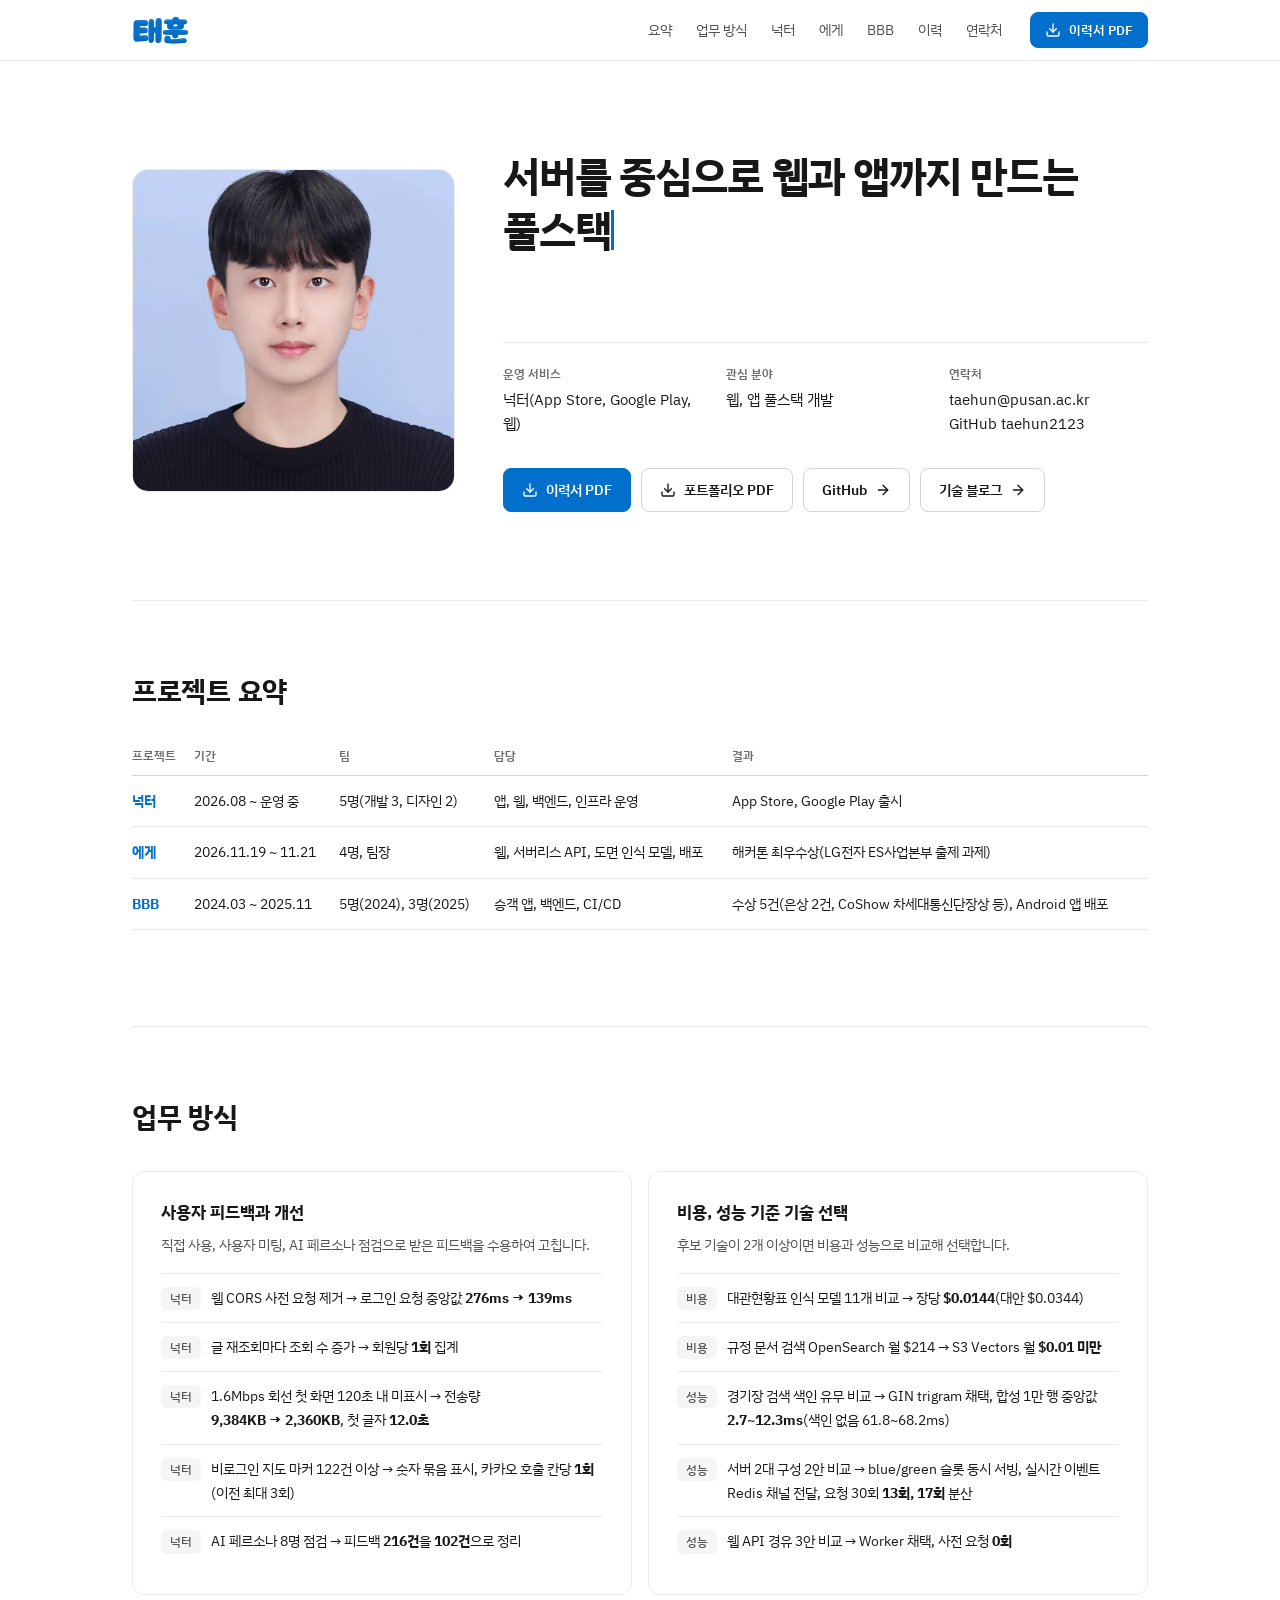
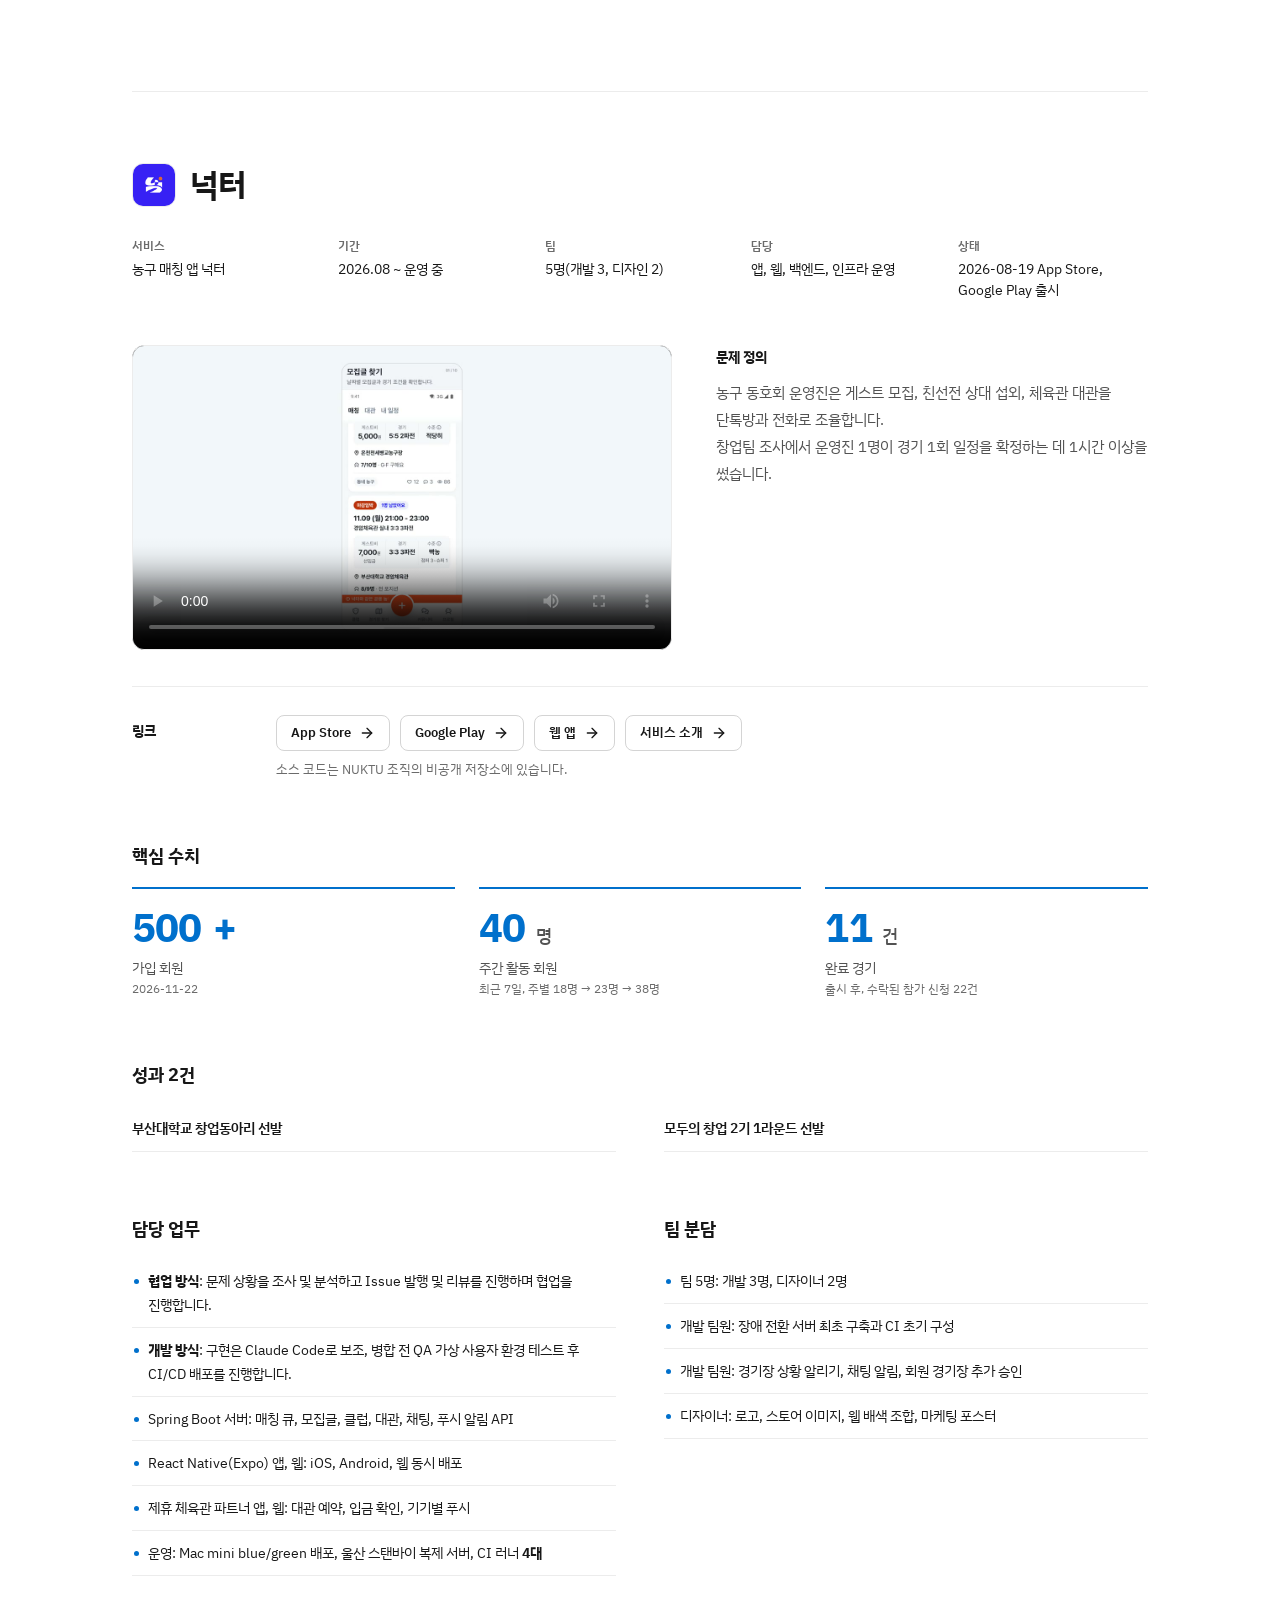
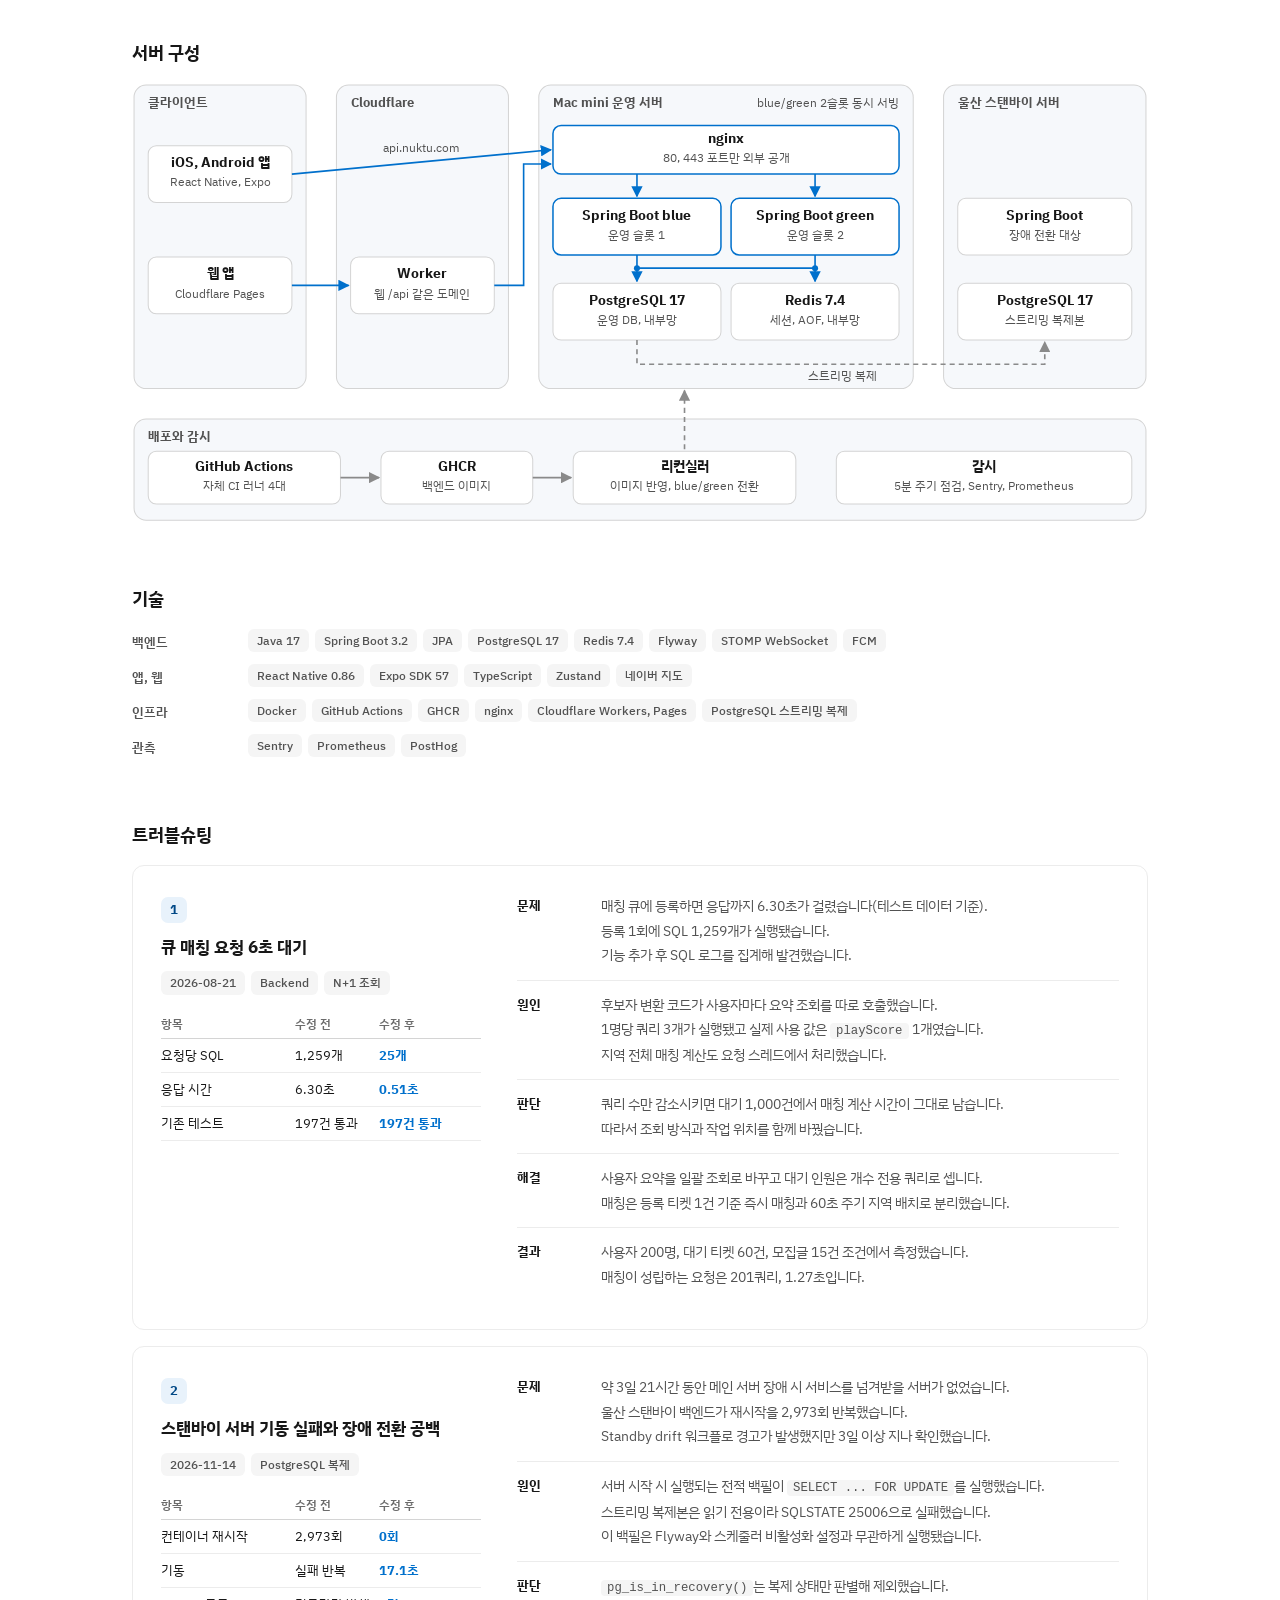
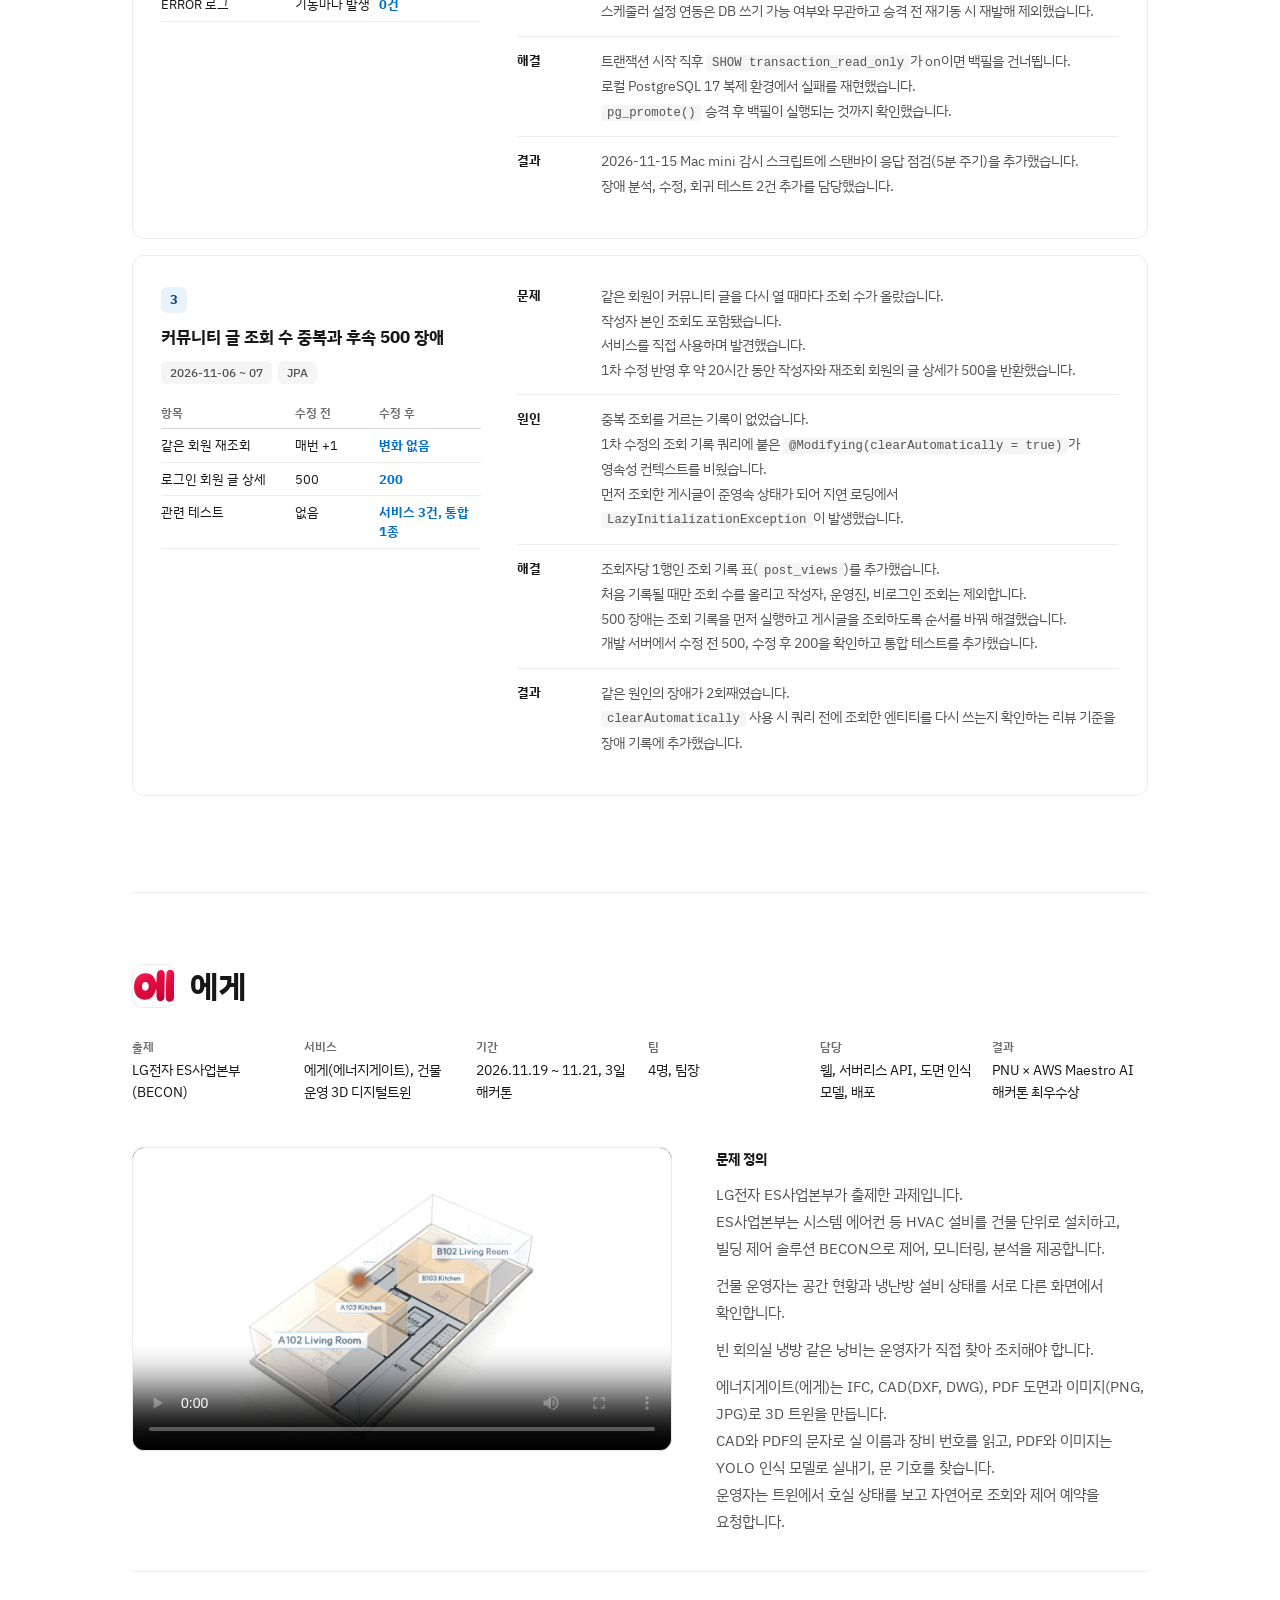
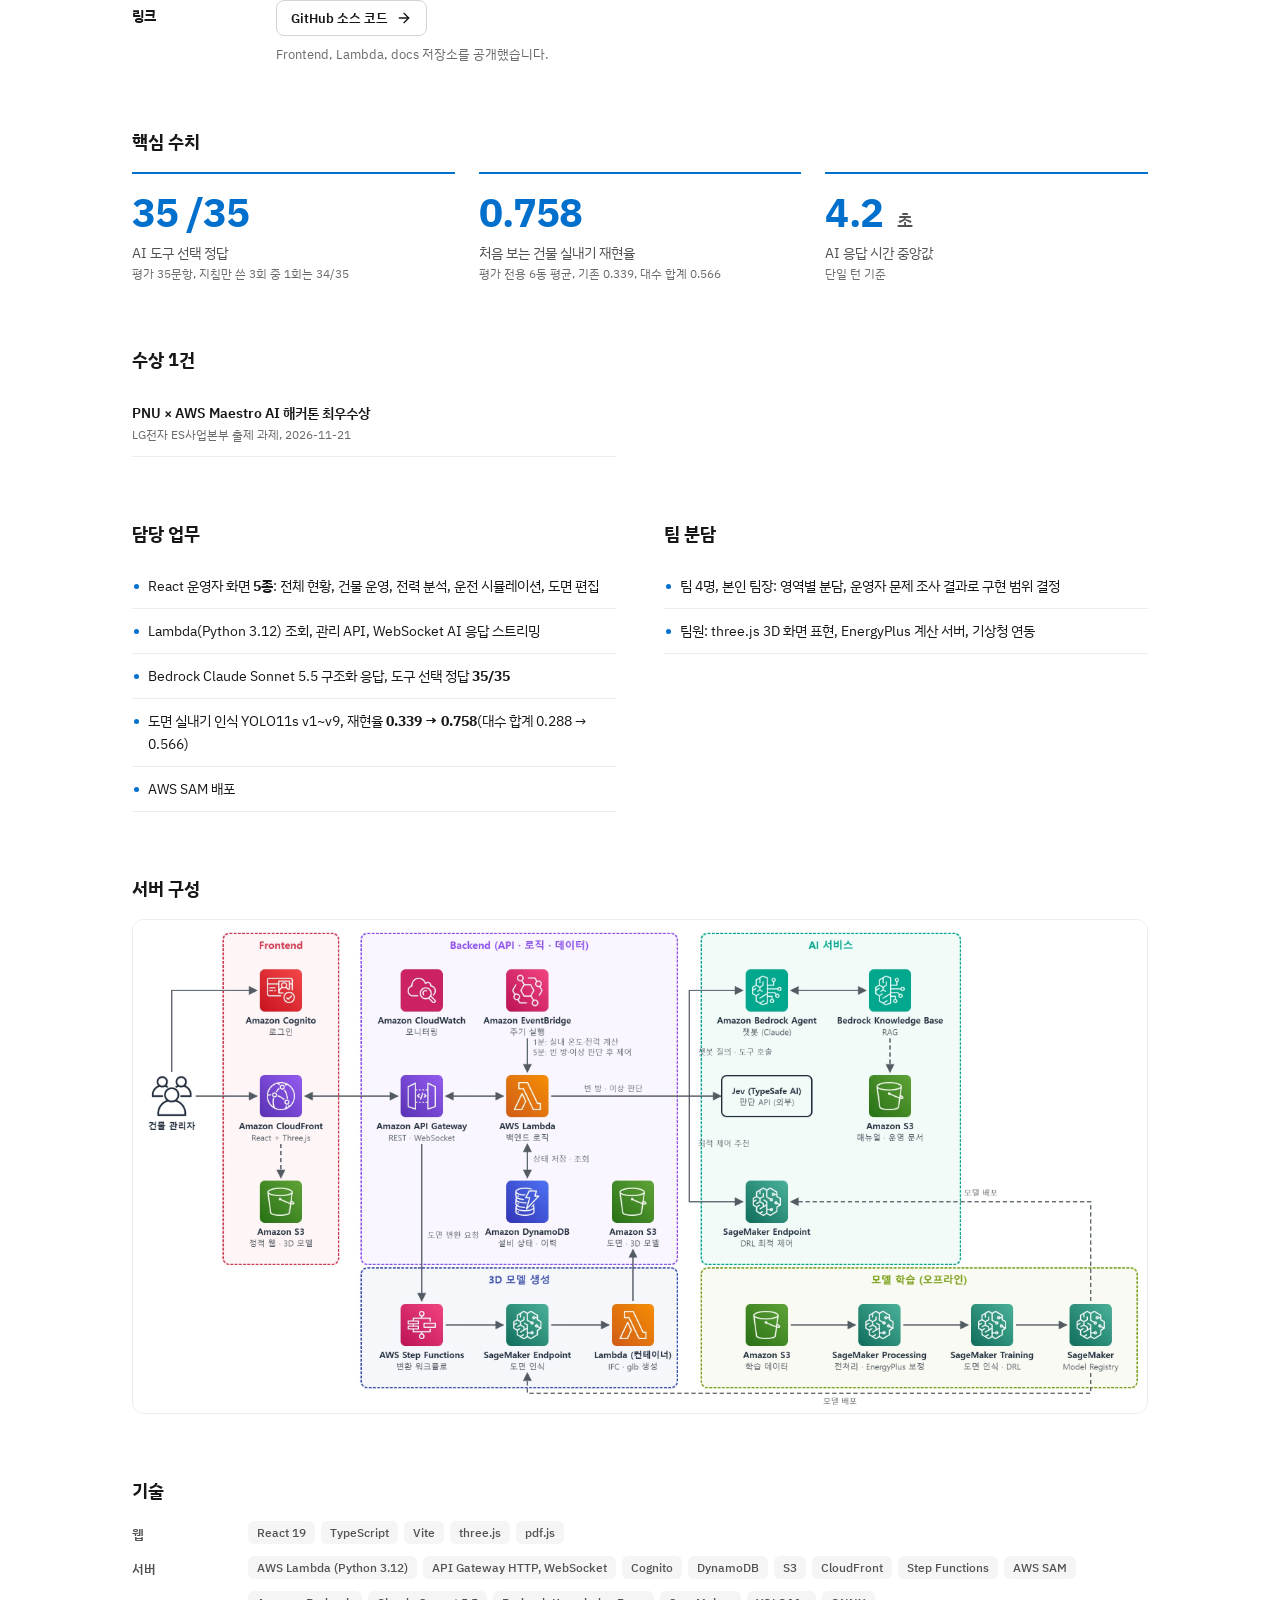
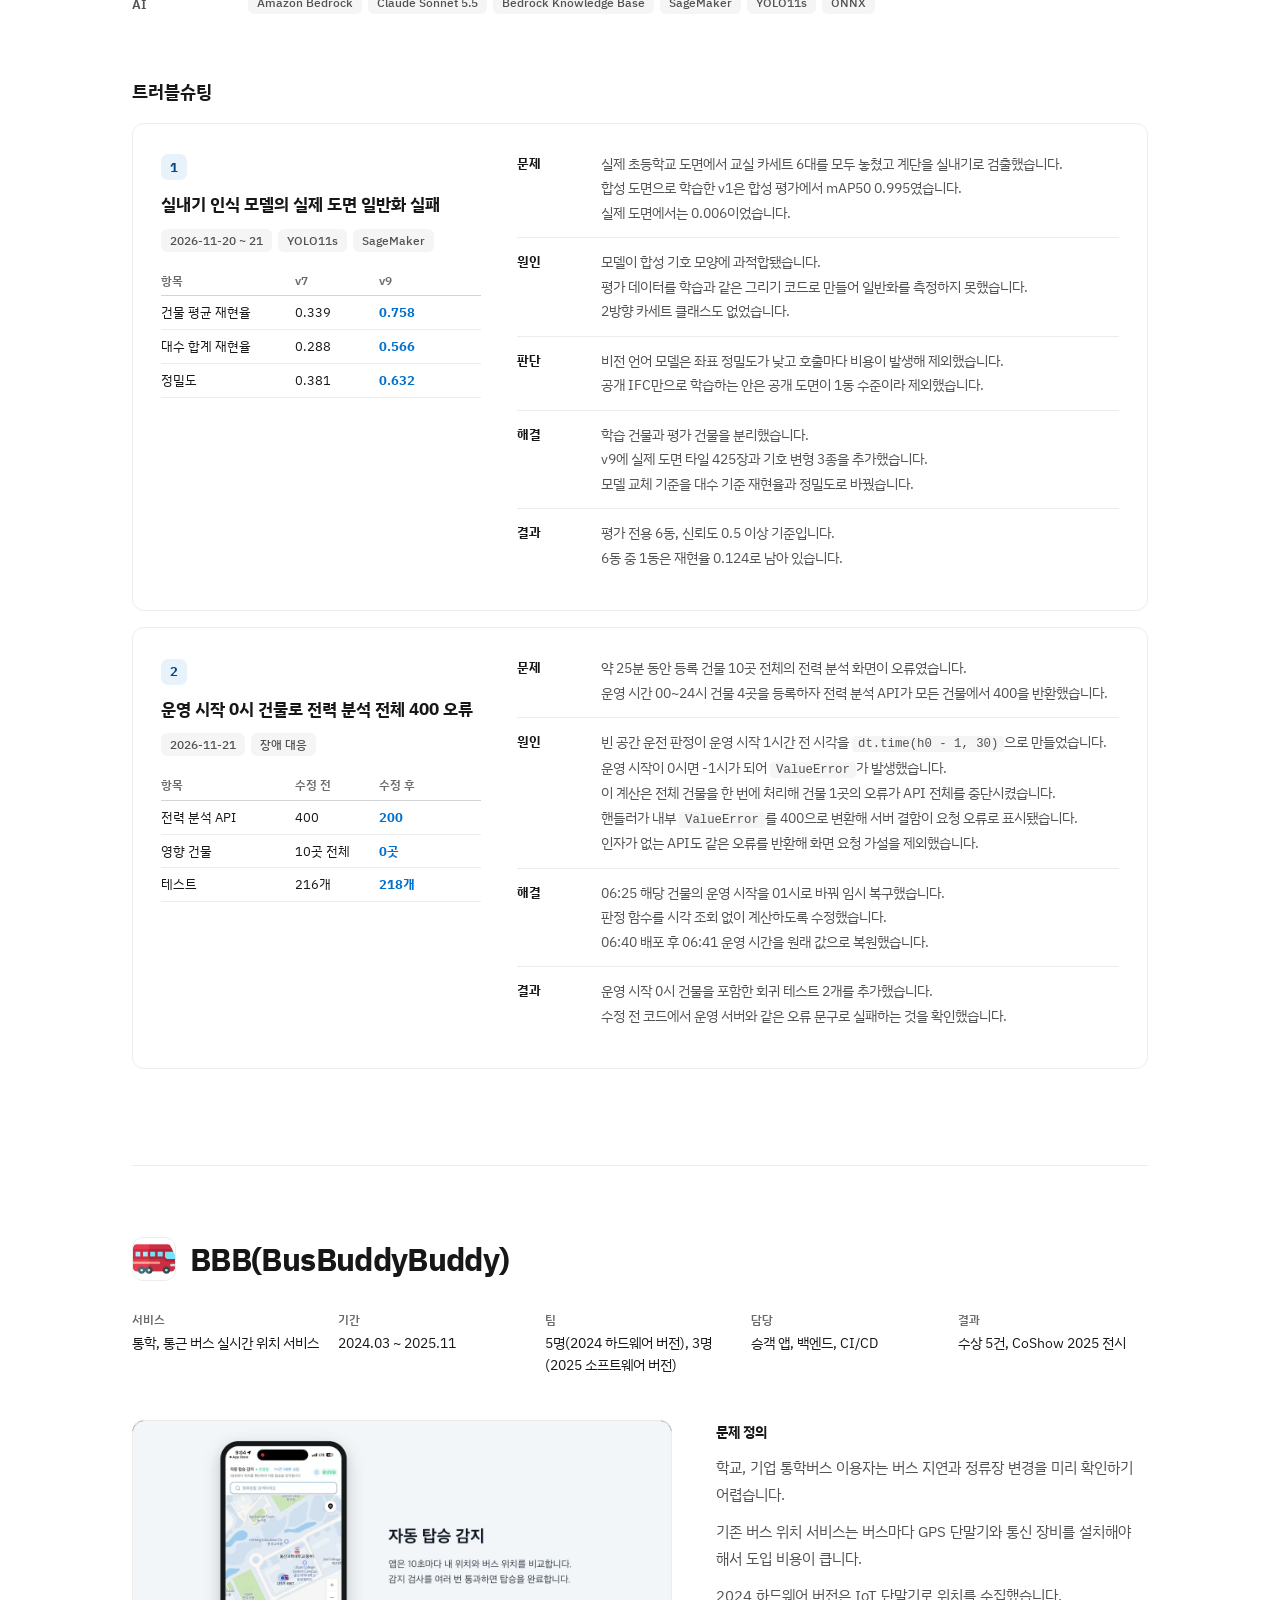
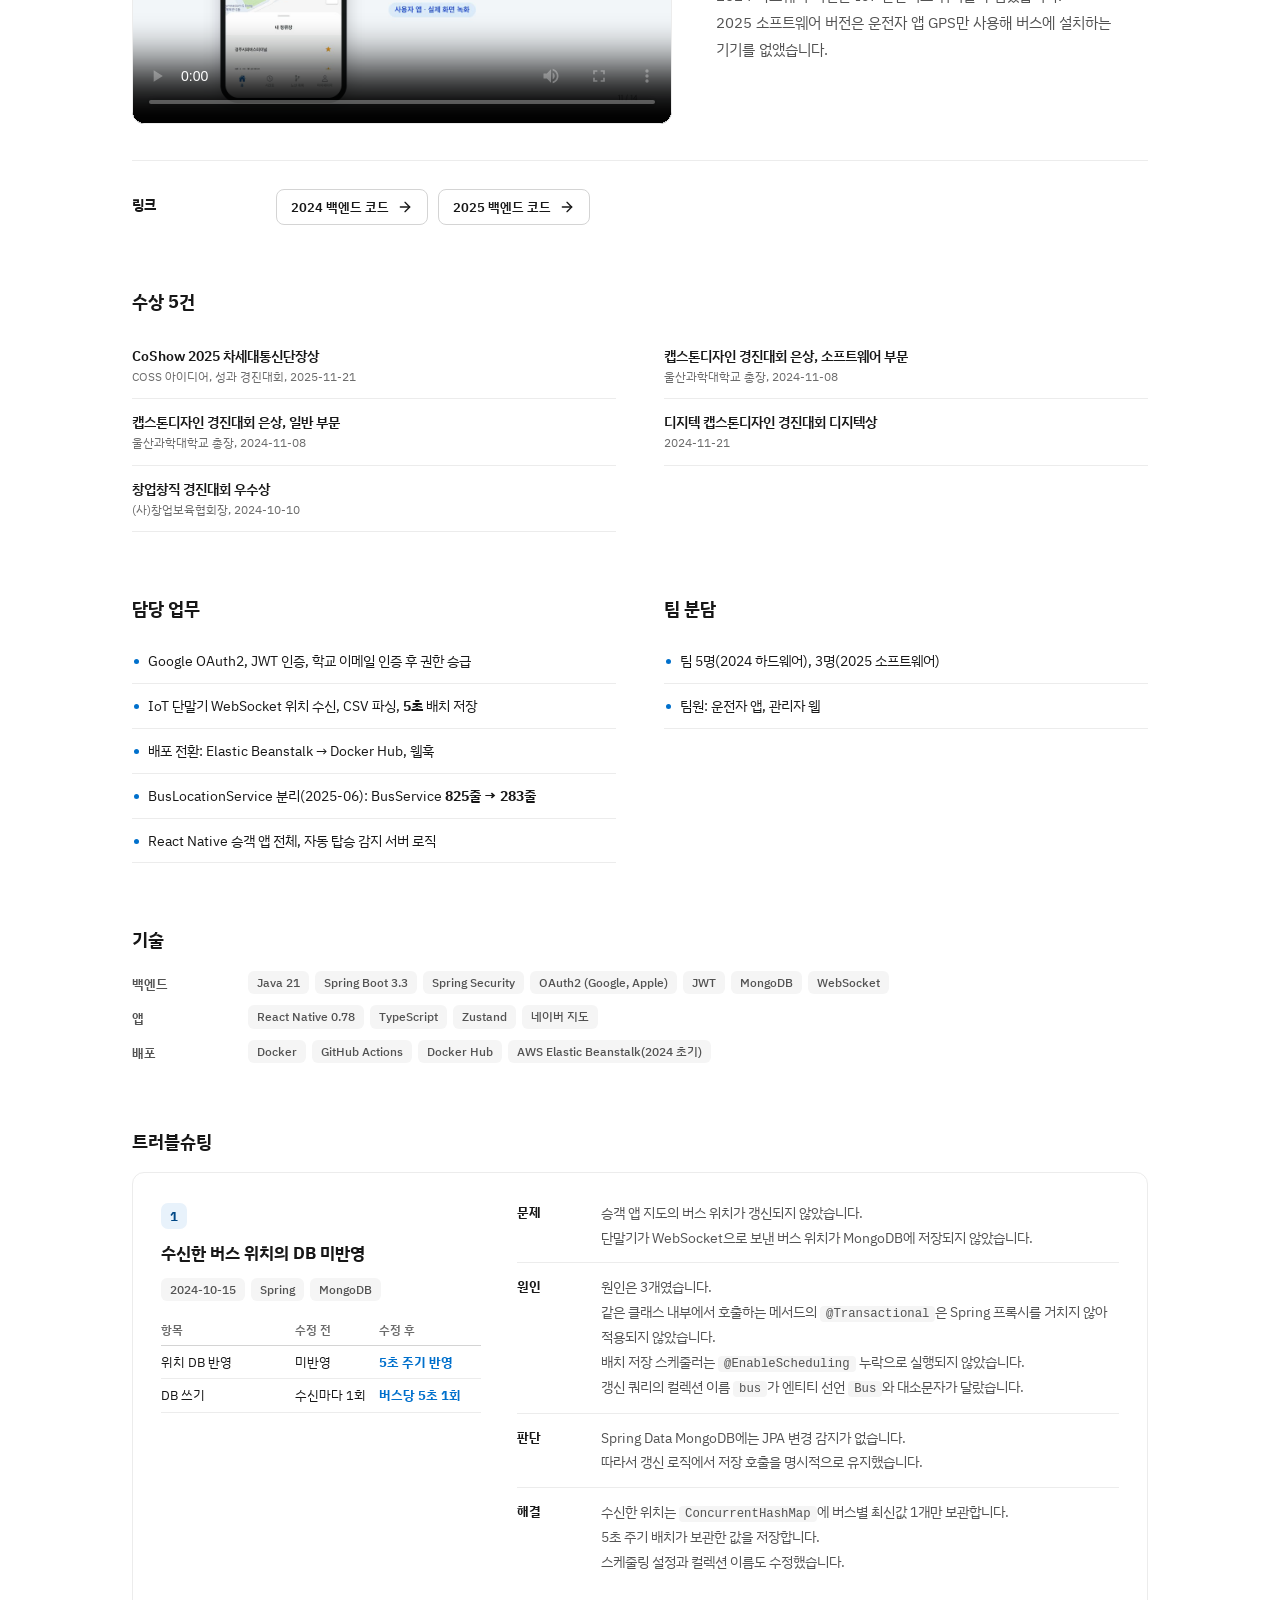
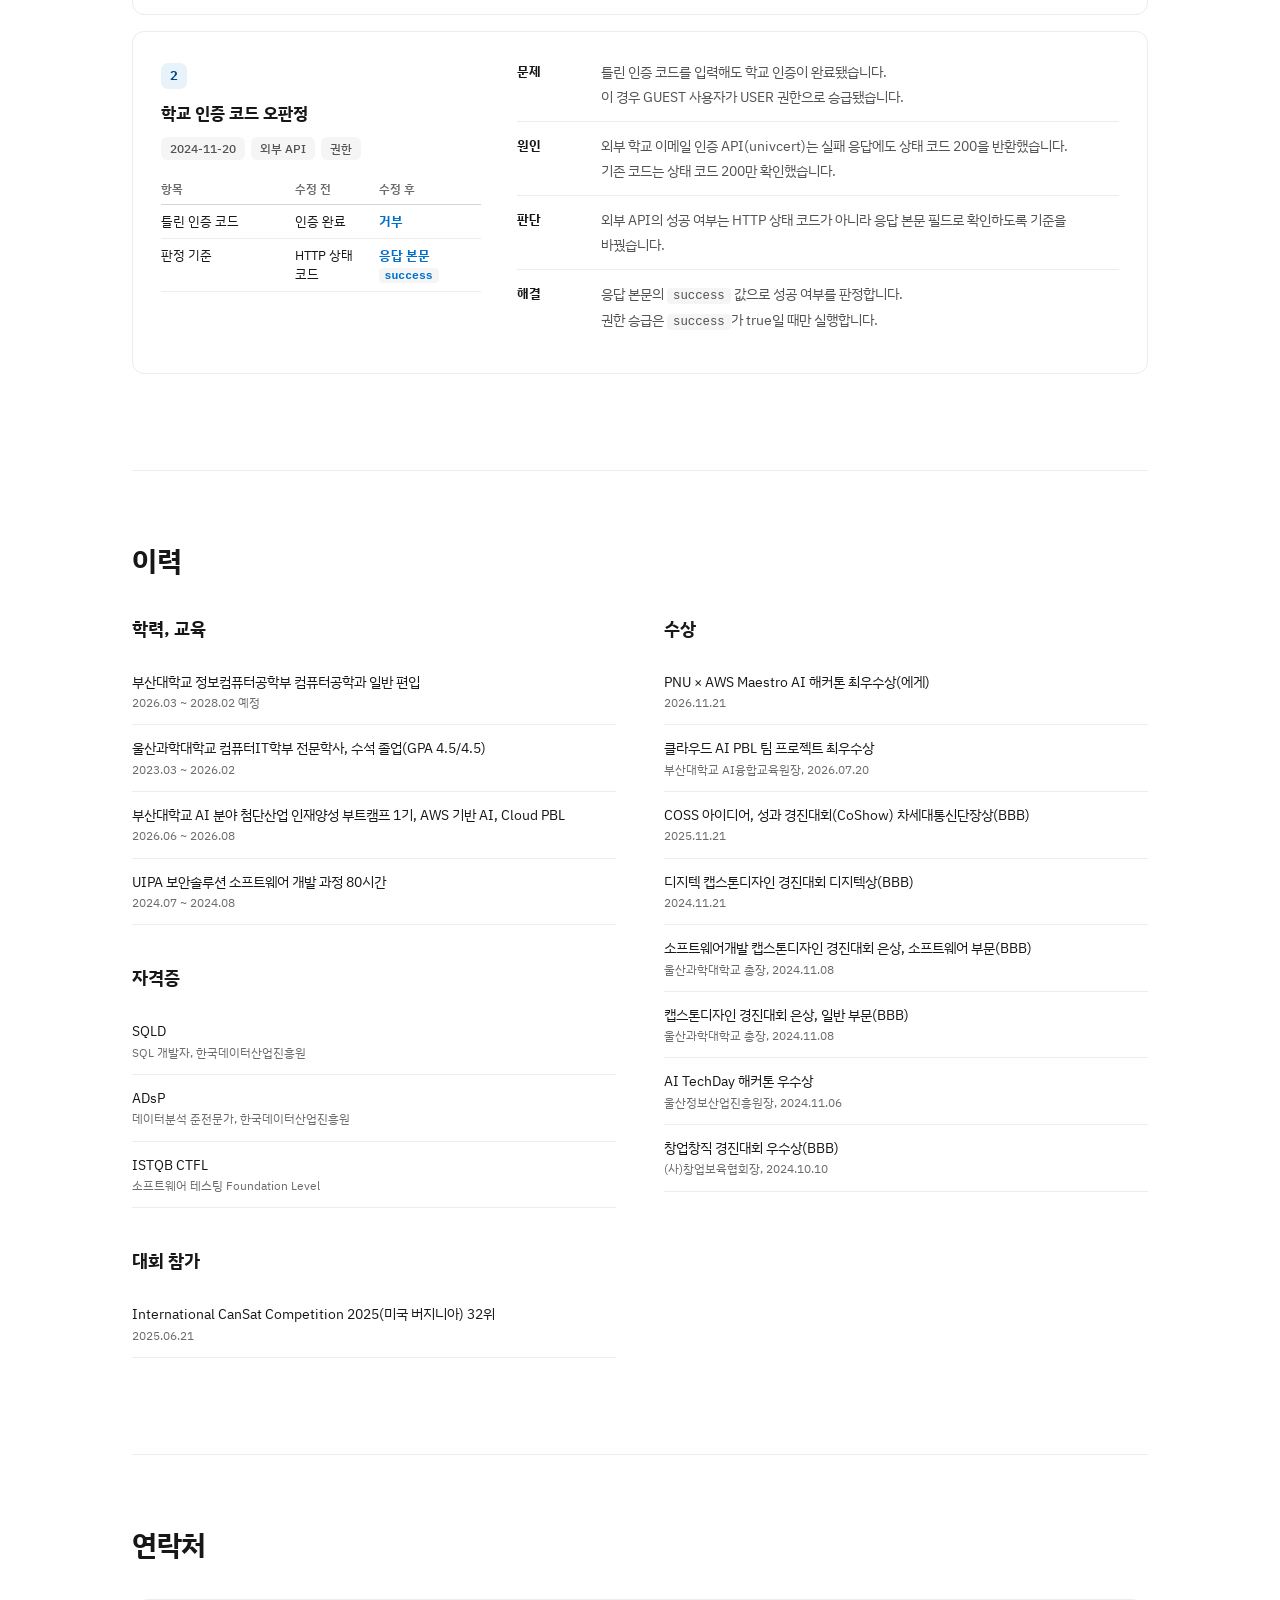
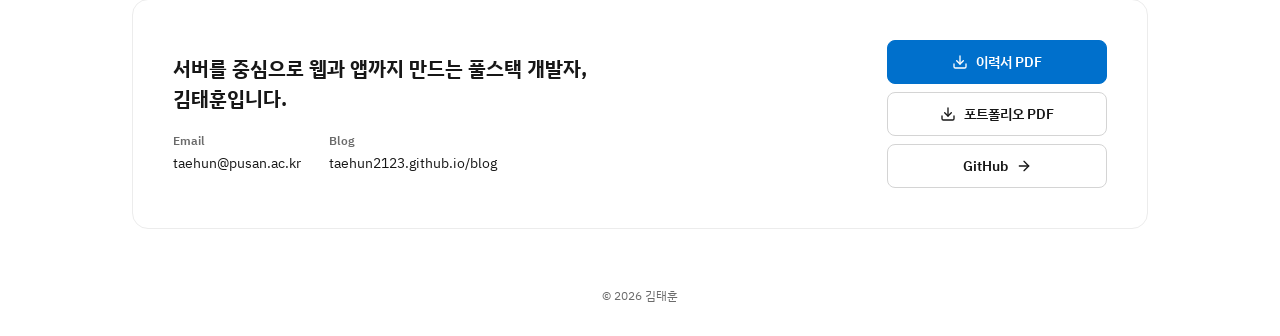
<file: index.html>
<!doctype html>
<html lang="ko">
<head>
<meta charset="utf-8">
<meta name="viewport" content="width=device-width, initial-scale=1">
<title>김태훈 포트폴리오 | 서버 중심 풀스택 개발자</title>
<meta name="description" content="서버 중심 풀스택 개발자 김태훈의 포트폴리오입니다. 운영 중인 농구 매칭 앱 넉터, 해커톤 최우수상 에게, 통학버스 앱 BBB를 담았습니다.">
<meta name="author" content="김태훈">
<meta name="naver-site-verification" content="cd877f97037268bdec0d4d731102cf85e093108e" />
<meta name="robots" content="index, follow, max-image-preview:large">
<link rel="canonical" href="https://taehun2123.github.io/">
<meta property="og:type" content="profile">
<meta property="og:site_name" content="김태훈 포트폴리오">
<meta property="og:locale" content="ko_KR">
<meta property="og:title" content="김태훈 포트폴리오 | 서버 중심 풀스택 개발자">
<meta property="og:description" content="서버 중심 풀스택 개발자 김태훈의 포트폴리오입니다. 운영 중인 농구 매칭 앱 넉터, 해커톤 최우수상 에게, 통학버스 앱 BBB를 담았습니다.">
<meta property="og:url" content="https://taehun2123.github.io/">
<meta property="og:image" content="https://taehun2123.github.io/assets/img/og-image.jpg">
<meta property="og:image:width" content="1200">
<meta property="og:image:height" content="630">
<meta property="og:image:alt" content="김태훈 프로필 사진과 서버 중심 풀스택 개발자 소개">
<meta name="twitter:card" content="summary_large_image">
<meta name="twitter:title" content="김태훈 포트폴리오 | 서버 중심 풀스택 개발자">
<meta name="twitter:description" content="서버 중심 풀스택 개발자 김태훈의 포트폴리오입니다. 운영 중인 농구 매칭 앱 넉터, 해커톤 최우수상 에게, 통학버스 앱 BBB를 담았습니다.">
<meta name="twitter:image" content="https://taehun2123.github.io/assets/img/og-image.jpg">
<script type="application/ld+json">
{
 "@context": "https://schema.org",
 "@type": "ProfilePage",
 "url": "https://taehun2123.github.io/",
 "inLanguage": "ko",
 "dateModified": "2026-11-24T18:30:00+09:00",
 "mainEntity": {
  "@type": "Person",
  "name": "김태훈",
  "alternateName": "Kim Taehun",
  "url": "https://taehun2123.github.io/",
  "image": "https://taehun2123.github.io/assets/img/profile.webp",
  "jobTitle": "풀스택 개발자",
  "description": "서버를 중심으로 웹과 앱까지 만드는 풀스택 개발자",
  "email": "mailto:taehun@pusan.ac.kr",
  "alumniOf": [
   {
    "@type": "CollegeOrUniversity",
    "name": "부산대학교"
   },
   {
    "@type": "CollegeOrUniversity",
    "name": "울산과학대학교"
   }
  ],
  "knowsAbout": [
   "Spring Boot",
   "React Native",
   "PostgreSQL",
   "Redis",
   "AWS",
   "Cloudflare Workers",
   "풀스택 개발"
  ],
  "sameAs": [
   "https://github.com/taehun2123",
   "https://taehun2123.github.io/blog/"
  ]
 }
}
</script>
<meta name="theme-color" content="#0070cc">
<link rel="icon" type="image/svg+xml" href="assets/th-blue-clay.svg">
<link rel="preconnect" href="https://fonts.googleapis.com">
<link rel="preconnect" href="https://fonts.gstatic.com" crossorigin>
<link href="https://fonts.googleapis.com/css2?family=IBM+Plex+Sans+KR:wght@300;400;500;600;700&display=swap" rel="stylesheet">
<link rel="stylesheet" href="assets/site.css?v=20261124a">
<script>
/* 움직임 준비
 - 조건: 동작 줄이기 설정이 아니고 IntersectionObserver 지원
 - 첫 화면 제목: 타이핑 시작 전 깜빡임 방지로 숨김, 3초 안에 본문 스크립트가 해제하지 못하면 그대로 표시 */
(() => {
  if (matchMedia('(prefers-reduced-motion: reduce)').matches || !('IntersectionObserver' in window)) return;
  const root = document.documentElement;
  root.setAttribute('data-motion', '');
  root.setAttribute('data-typing', '');
  setTimeout(() => root.removeAttribute('data-typing'), 3000);
})();
</script>
</head>
<body>

<svg width="0" height="0" style="position:absolute" aria-hidden="true">
  <symbol id="i-down" viewBox="0 0 24 24" fill="none" stroke="currentColor" stroke-width="2" stroke-linecap="round" stroke-linejoin="round"><path d="M21 15v4a2 2 0 0 1-2 2H5a2 2 0 0 1-2-2v-4"/><polyline points="7 10 12 15 17 10"/><line x1="12" x2="12" y1="15" y2="3"/></symbol>
  <symbol id="i-out" viewBox="0 0 24 24" fill="none" stroke="currentColor" stroke-width="2" stroke-linecap="round" stroke-linejoin="round"><path d="M5 12h14"/><path d="m12 5 7 7-7 7"/></symbol>
</svg>

<header class="nav">
  <div class="wrap">
    <a class="logo" href="#top" aria-label="맨 위로"><img src="assets/taehun-blue-clay.svg" alt="태훈" width="77" height="40"></a>
    <nav class="nav-links" aria-label="구역">
      <a href="#summary">요약</a>
      <a href="#approach">업무 방식</a>
      <a href="#nuktu">넉터</a>
      <a href="#ege">에게</a>
      <a href="#bustracker">BBB</a>
      <a href="#history">이력</a>
      <a href="#contact">연락처</a>
    </nav>
    <a class="pill pill-primary pill-sm" href="assets/kim-taehun-resume.pdf" download><svg><use href="#i-down"/></svg>이력서 PDF</a>
  </div>
</header>

<main id="top">

<!-- 첫 화면 -->
<section class="hero">
  <div class="wrap">
    <div class="hero-grid">
      <div class="hero-photo"><img src="assets/img/profile.webp" alt="김태훈 프로필 사진" width="480" height="480"></div>
      <div class="hero-main">
        <h1 class="hero-title">서버를 중심으로 웹과 앱까지 만드는 풀스택 개발자,<br><span class="accent">김태훈입니다.</span></h1>
        <dl class="hero-facts">
          <div><dt>운영 서비스</dt><dd>넉터(App Store, Google Play, 웹)</dd></div>
          <div><dt>관심 분야</dt><dd>웹, 앱 풀스택 개발</dd></div>
          <div><dt>연락처</dt><dd><a href="mailto:taehun@pusan.ac.kr">taehun@pusan.ac.kr</a><br><a href="https://github.com/taehun2123">GitHub taehun2123</a></dd></div>
        </dl>
        <div class="pill-row">
          <a class="pill pill-primary" href="assets/kim-taehun-resume.pdf" download><svg><use href="#i-down"/></svg>이력서 PDF</a>
          <a class="pill pill-line" href="assets/kim-taehun-portfolio.pdf" download><svg><use href="#i-down"/></svg>포트폴리오 PDF</a>
          <a class="pill pill-line" href="https://github.com/taehun2123">GitHub<svg><use href="#i-out"/></svg></a>
          <a class="pill pill-line" href="https://taehun2123.github.io/blog/">기술 블로그<svg><use href="#i-out"/></svg></a>
        </div>
      </div>
    </div>
  </div>
</section>

<!-- 요약 -->
<section class="section" id="summary">
  <div class="wrap">
    <h2 class="h-section">프로젝트 요약</h2>

    <table class="table summary-table">
      <thead><tr><th>프로젝트</th><th>기간</th><th>팀</th><th>담당</th><th>결과</th></tr></thead>
      <tbody>
        <tr>
          <td><a href="#nuktu">넉터</a></td>
          <td data-label="기간" class="num">2026.08 ~ 운영 중</td>
          <td data-label="팀">5명(개발 3, 디자인 2)</td>
          <td data-label="담당">앱, 웹, 백엔드, 인프라 운영</td>
          <td data-label="결과">App Store, Google Play 출시</td>
        </tr>
        <tr>
          <td><a href="#ege">에게</a></td>
          <td data-label="기간" class="num">2026.11.19 ~ 11.21</td>
          <td data-label="팀">4명, 팀장</td>
          <td data-label="담당">웹, 서버리스 API, 도면 인식 모델, 배포</td>
          <td data-label="결과">해커톤 최우수상(LG전자 ES사업본부 출제 과제)</td>
        </tr>
        <tr>
          <td><a href="#bustracker">BBB</a></td>
          <td data-label="기간" class="num">2024.03 ~ 2025.11</td>
          <td data-label="팀">5명(2024), 3명(2025)</td>
          <td data-label="담당">승객 앱, 백엔드, CI/CD</td>
          <td data-label="결과">수상 5건(은상 2건, CoShow 차세대통신단장상 등), Android 앱 배포</td>
        </tr>
      </tbody>
    </table>
  </div>
</section>

<!-- 업무 방식 -->
<section class="section" id="approach">
  <div class="wrap">
    <h2 class="h-section">업무 방식</h2>
    <div class="approach">
      <article class="approach-card">
        <h3 class="h-card">사용자 피드백과 개선</h3>
        <p class="approach-lead">직접 사용, 사용자 미팅, AI 페르소나 점검으로 받은 피드백을 수용하여 고칩니다.</p>
        <ul class="evidence">
          <li><span class="chip">넉터</span><span>웹 CORS 사전 요청 제거 → 로그인 요청 중앙값 <b>276ms → 139ms</b></span></li>
          <li><span class="chip">넉터</span><span>글 재조회마다 조회 수 증가 → 회원당 <b>1회</b> 집계</span></li>
          <li><span class="chip">넉터</span><span>1.6Mbps 회선 첫 화면 120초 내 미표시 → 전송량 <b>9,384KB → 2,360KB</b>, 첫 글자 <b>12.0초</b></span></li>
          <li><span class="chip">넉터</span><span>비로그인 지도 마커 122건 이상 → 숫자 묶음 표시, 카카오 호출 칸당 <b>1회</b>(이전 최대 3회)</span></li>
          <li><span class="chip">넉터</span><span>AI 페르소나 8명 점검 → 피드백 <b>216건</b>을 <b>102건</b>으로 정리</span></li>
        </ul>
      </article>
      <article class="approach-card">
        <h3 class="h-card">비용, 성능 기준 기술 선택</h3>
        <p class="approach-lead">후보 기술이 2개 이상이면 비용과 성능으로 비교해 선택합니다.</p>
        <ul class="evidence">
          <li><span class="chip">비용</span><span>대관현황표 인식 모델 11개 비교 → 장당 <b>$0.0144</b>(대안 $0.0344)</span></li>
          <li><span class="chip">비용</span><span>규정 문서 검색 OpenSearch 월 $214 → S3 Vectors 월 <b>$0.01 미만</b></span></li>
          <li><span class="chip">성능</span><span>경기장 검색 색인 유무 비교 → GIN trigram 채택, 합성 1만 행 중앙값 <b>2.7~12.3ms</b>(색인 없음 61.8~68.2ms)</span></li>
          <li><span class="chip">성능</span><span>서버 2대 구성 2안 비교 → blue/green 슬롯 동시 서빙, 실시간 이벤트 Redis 채널 전달, 요청 30회 <b>13회, 17회</b> 분산</span></li>
          <li><span class="chip">성능</span><span>웹 API 경유 3안 비교 → Worker 채택, 사전 요청 <b>0회</b></span></li>
        </ul>
      </article>
    </div>
  </div>
</section>

<!-- 넉터 -->
<section id="nuktu">
  <div class="project-head">
    <div class="wrap">
      <h2 class="project-title"><img class="p-icon" src="assets/img/icon-nuktu.png" alt="" width="44" height="44">넉터</h2>
      <dl class="project-meta">
        <div><dt>서비스</dt><dd>농구 매칭 앱 넉터</dd></div>
        <div><dt>기간</dt><dd>2026.08 ~ 운영 중</dd></div>
        <div><dt>팀</dt><dd>5명(개발 3, 디자인 2)</dd></div>
        <div><dt>담당</dt><dd>앱, 웹, 백엔드, 인프라 운영</dd></div>
        <div><dt>상태</dt><dd>2026-08-19 App Store, Google Play 출시</dd></div>
      </dl>
      <div class="project-intro">
        <figure>
          <div class="video-frame">
            <video controls playsinline preload="metadata" poster="assets/img/nuktu-poster.jpg?v=20261122c" aria-label="넉터 앱 시연 영상">
              <source src="assets/video/nuktu-demo.mp4?v=20261122c" type="video/mp4">
            </video>
          </div>
        </figure>
        <div>
          <div class="intro-block">
            <div class="intro-label">문제 정의</div>
            <div class="lead">
              <p>농구 동호회 운영진은 게스트 모집, 친선전 상대 섭외, 체육관 대관을 단톡방과 전화로 조율합니다.<br>창업팀 조사에서 운영진 1명이 경기 1회 일정을 확정하는 데 1시간 이상을 썼습니다.</p>
            </div>
          </div>
        </div>
      </div>
      <div class="project-links">
        <div class="intro-label">링크</div>
        <div class="pill-row" style="margin-top:4px">
          <a class="pill pill-line pill-sm" href="https://apps.apple.com/kr/app/id6801552960">App Store<svg><use href="#i-out"/></svg></a>
          <a class="pill pill-line pill-sm" href="https://play.google.com/store/apps/details?id=com.pnu.basketball">Google Play<svg><use href="#i-out"/></svg></a>
          <a class="pill pill-line pill-sm" href="https://app.nuktu.com">웹 앱<svg><use href="#i-out"/></svg></a>
          <a class="pill pill-line pill-sm" href="https://nuktu.com">서비스 소개<svg><use href="#i-out"/></svg></a>
        </div>
        <p class="video-cap">소스 코드는 NUKTU 조직의 비공개 저장소에 있습니다.</p>
      </div>
    </div>
  </div>

  <div class="section">
    <div class="wrap">
      <div class="block">
        <h3 class="h-sub">핵심 수치</h3>
        <div class="kpis three">
          <div class="kpi"><div class="kpi-value">500+</div><div class="kpi-label">가입 회원</div><div class="kpi-note">2026-11-22</div></div>
          <div class="kpi"><div class="kpi-value">40<small>명</small></div><div class="kpi-label">주간 활동 회원</div><div class="kpi-note">최근 7일, 주별 18명 → 23명 → 38명</div></div>
          <div class="kpi"><div class="kpi-value">11<small>건</small></div><div class="kpi-label">완료 경기</div><div class="kpi-note">출시 후, 수락된 참가 신청 22건</div></div>
        </div>
      </div>

      <div class="block">
        <h3 class="h-sub">성과 2건</h3>
        <ul class="list-rows awards">
          <li>부산대학교 창업동아리 선발</li>
          <li>모두의 창업 2기 1라운드 선발</li>
        </ul>
      </div>

      <div class="block contrib">
        <div>
          <h3 class="h-sub">담당 업무</h3>
          <ul class="did">
            <li><strong>협업 방식</strong>: 문제 상황을 조사 및 분석하고 Issue 발행 및 리뷰를 진행하며 협업을 진행합니다.</li>
            <li><strong>개발 방식</strong>: 구현은 Claude Code로 보조, 병합 전 QA 가상 사용자 환경 테스트 후 CI/CD 배포를 진행합니다.</li>
            <li>Spring Boot 서버: 매칭 큐, 모집글, 클럽, 대관, 채팅, 푸시 알림 API</li>
            <li>React Native(Expo) 앱, 웹: iOS, Android, 웹 동시 배포</li>
            <li>제휴 체육관 파트너 앱, 웹: 대관 예약, 입금 확인, 기기별 푸시</li>
            <li>운영: Mac mini blue/green 배포, 울산 스탠바이 복제 서버, CI 러너 <b>4대</b></li>
          </ul>
        </div>
        <div>
          <h3 class="h-sub">팀 분담</h3>
          <ul class="did">
            <li>팀 5명: 개발 3명, 디자이너 2명</li>
            <li>개발 팀원: 장애 전환 서버 최초 구축과 CI 초기 구성</li>
            <li>개발 팀원: 경기장 상황 알리기, 채팅 알림, 회원 경기장 추가 승인</li>
            <li>디자이너: 로고, 스토어 이미지, 웹 배색 조합, 마케팅 포스터</li>
          </ul>
        </div>
      </div>

      <div class="block">
        <h3 class="h-sub">서버 구성</h3>
        <figure class="arch"><svg class="arch-wide" xmlns="http://www.w3.org/2000/svg" viewBox="-2 -2 1004 434" role="img" aria-label="넉터 서버 구성도" font-family="IBM Plex Sans KR, Apple SD Gothic Neo, sans-serif"><defs><marker id="wa" viewBox="0 0 10 10" refX="9" refY="5" markerWidth="7" markerHeight="7" orient="auto-start-reverse"><path d="M0 0L10 5L0 10z" fill="#0070cc"/></marker><marker id="wg" viewBox="0 0 10 10" refX="9" refY="5" markerWidth="7" markerHeight="7" orient="auto-start-reverse"><path d="M0 0L10 5L0 10z" fill="#8a8a8a"/></marker></defs><rect x="0" y="0" width="170" height="300" rx="12" fill="#f6f8fb" stroke="#d4d4d4"/><text x="14" y="22" font-size="12.5" font-weight="700" fill="#525252">클라이언트</text><rect x="14" y="60" width="142" height="56" rx="8" fill="#ffffff" stroke="#d4d4d4" stroke-width="1"/><text x="85.0" y="81.0" text-anchor="middle" font-size="14" font-weight="700" fill="#171717">iOS, Android 앱</text><text x="85.0" y="100.0" text-anchor="middle" font-size="12" fill="#525252">React Native, Expo</text><rect x="14" y="170" width="142" height="56" rx="8" fill="#ffffff" stroke="#d4d4d4" stroke-width="1"/><text x="85.0" y="191.0" text-anchor="middle" font-size="14" font-weight="700" fill="#171717">웹 앱</text><text x="85.0" y="210.0" text-anchor="middle" font-size="12" fill="#525252">Cloudflare Pages</text><rect x="200" y="0" width="170" height="300" rx="12" fill="#f6f8fb" stroke="#d4d4d4"/><text x="214" y="22" font-size="12.5" font-weight="700" fill="#525252">Cloudflare</text><rect x="214" y="170" width="142" height="56" rx="8" fill="#ffffff" stroke="#d4d4d4" stroke-width="1"/><text x="285.0" y="191.0" text-anchor="middle" font-size="14" font-weight="700" fill="#171717">Worker</text><text x="285.0" y="210.0" text-anchor="middle" font-size="12" fill="#525252">웹 /api 같은 도메인</text><rect x="400" y="0" width="370" height="300" rx="12" fill="#f6f8fb" stroke="#d4d4d4"/><text x="414" y="22" font-size="12.5" font-weight="700" fill="#525252">Mac mini 운영 서버</text><text x="756" y="22" text-anchor="end" font-size="11.5" fill="#525252">blue/green 2슬롯 동시 서빙</text><rect x="414" y="40" width="342" height="48" rx="8" fill="#ffffff" stroke="#0070cc" stroke-width="1.5"/><text x="585.0" y="57.0" text-anchor="middle" font-size="14" font-weight="700" fill="#171717">nginx</text><text x="585.0" y="76.0" text-anchor="middle" font-size="12" fill="#525252">80, 443 포트만 외부 공개</text><rect x="414" y="112" width="166" height="56" rx="8" fill="#ffffff" stroke="#0070cc" stroke-width="1.5"/><text x="497.0" y="133.0" text-anchor="middle" font-size="14" font-weight="700" fill="#171717">Spring Boot blue</text><text x="497.0" y="152.0" text-anchor="middle" font-size="12" fill="#525252">운영 슬롯 1</text><rect x="590" y="112" width="166" height="56" rx="8" fill="#ffffff" stroke="#0070cc" stroke-width="1.5"/><text x="673.0" y="133.0" text-anchor="middle" font-size="14" font-weight="700" fill="#171717">Spring Boot green</text><text x="673.0" y="152.0" text-anchor="middle" font-size="12" fill="#525252">운영 슬롯 2</text><rect x="414" y="196" width="166" height="56" rx="8" fill="#ffffff" stroke="#d4d4d4" stroke-width="1"/><text x="497.0" y="217.0" text-anchor="middle" font-size="14" font-weight="700" fill="#171717">PostgreSQL 17</text><text x="497.0" y="236.0" text-anchor="middle" font-size="12" fill="#525252">운영 DB, 내부망</text><rect x="590" y="196" width="166" height="56" rx="8" fill="#ffffff" stroke="#d4d4d4" stroke-width="1"/><text x="673.0" y="217.0" text-anchor="middle" font-size="14" font-weight="700" fill="#171717">Redis 7.4</text><text x="673.0" y="236.0" text-anchor="middle" font-size="12" fill="#525252">세션, AOF, 내부망</text><rect x="800" y="0" width="200" height="300" rx="12" fill="#f6f8fb" stroke="#d4d4d4"/><text x="814" y="22" font-size="12.5" font-weight="700" fill="#525252">울산 스탠바이 서버</text><rect x="814" y="112" width="172" height="56" rx="8" fill="#ffffff" stroke="#d4d4d4" stroke-width="1"/><text x="900.0" y="133.0" text-anchor="middle" font-size="14" font-weight="700" fill="#171717">Spring Boot</text><text x="900.0" y="152.0" text-anchor="middle" font-size="12" fill="#525252">장애 전환 대상</text><rect x="814" y="196" width="172" height="56" rx="8" fill="#ffffff" stroke="#d4d4d4" stroke-width="1"/><text x="900.0" y="217.0" text-anchor="middle" font-size="14" font-weight="700" fill="#171717">PostgreSQL 17</text><text x="900.0" y="236.0" text-anchor="middle" font-size="12" fill="#525252">스트리밍 복제본</text><polyline points="156,88 412,64" fill="none" stroke="#0070cc" stroke-width="1.6" marker-end="url(#wa)"/><text x="284" y="66" text-anchor="middle" font-size="11.5" fill="#525252">api.nuktu.com</text><polyline points="156,198 212,198" fill="none" stroke="#0070cc" stroke-width="1.6" marker-end="url(#wa)"/><polyline points="356,198 385,198 385,78 412,78" fill="none" stroke="#0070cc" stroke-width="1.6" marker-end="url(#wa)"/><polyline points="497,88 497,110" fill="none" stroke="#0070cc" stroke-width="1.6" marker-end="url(#wa)"/><polyline points="673,88 673,110" fill="none" stroke="#0070cc" stroke-width="1.6" marker-end="url(#wa)"/><polyline points="497,168 497,181" fill="none" stroke="#0070cc" stroke-width="1.6"/><polyline points="673,168 673,181" fill="none" stroke="#0070cc" stroke-width="1.6"/><polyline points="497,181 673,181" fill="none" stroke="#0070cc" stroke-width="1.6"/><polyline points="497,181 497,194" fill="none" stroke="#0070cc" stroke-width="1.6" marker-end="url(#wa)"/><polyline points="673,181 673,194" fill="none" stroke="#0070cc" stroke-width="1.6" marker-end="url(#wa)"/><circle cx="497" cy="181" r="3" fill="#0070cc"/><circle cx="673" cy="181" r="3" fill="#0070cc"/><polyline points="497,252 497,276 900,276 900,254" fill="none" stroke="#8a8a8a" stroke-width="1.6" stroke-dasharray="5 4" marker-end="url(#wg)"/><text x="700" y="292" text-anchor="middle" font-size="11.5" fill="#525252">스트리밍 복제</text><rect x="0" y="330" width="1000" height="100" rx="12" fill="#f6f8fb" stroke="#d4d4d4"/><text x="14" y="352" font-size="12.5" font-weight="700" fill="#525252">배포와 감시</text><rect x="14" y="362" width="190" height="52" rx="8" fill="#ffffff" stroke="#d4d4d4" stroke-width="1"/><text x="109.0" y="381.0" text-anchor="middle" font-size="14" font-weight="700" fill="#171717">GitHub Actions</text><text x="109.0" y="400.0" text-anchor="middle" font-size="12" fill="#525252">자체 CI 러너 4대</text><rect x="244" y="362" width="150" height="52" rx="8" fill="#ffffff" stroke="#d4d4d4" stroke-width="1"/><text x="319.0" y="381.0" text-anchor="middle" font-size="14" font-weight="700" fill="#171717">GHCR</text><text x="319.0" y="400.0" text-anchor="middle" font-size="12" fill="#525252">백엔드 이미지</text><rect x="434" y="362" width="220" height="52" rx="8" fill="#ffffff" stroke="#d4d4d4" stroke-width="1"/><text x="544.0" y="381.0" text-anchor="middle" font-size="14" font-weight="700" fill="#171717">리컨실러</text><text x="544.0" y="400.0" text-anchor="middle" font-size="12" fill="#525252">이미지 반영, blue/green 전환</text><rect x="694" y="362" width="292" height="52" rx="8" fill="#ffffff" stroke="#d4d4d4" stroke-width="1"/><text x="840.0" y="381.0" text-anchor="middle" font-size="14" font-weight="700" fill="#171717">감시</text><text x="840.0" y="400.0" text-anchor="middle" font-size="12" fill="#525252">5분 주기 점검, Sentry, Prometheus</text><polyline points="204,388 242,388" fill="none" stroke="#8a8a8a" stroke-width="1.6" marker-end="url(#wg)"/><polyline points="394,388 432,388" fill="none" stroke="#8a8a8a" stroke-width="1.6" marker-end="url(#wg)"/><polyline points="544,360 544,302" fill="none" stroke="#8a8a8a" stroke-width="1.6" stroke-dasharray="5 4" marker-end="url(#wg)"/></svg><svg class="arch-tall" xmlns="http://www.w3.org/2000/svg" viewBox="-2 -2 364 854" role="img" aria-label="넉터 서버 구성도" font-family="IBM Plex Sans KR, Apple SD Gothic Neo, sans-serif"><defs><marker id="ta" viewBox="0 0 10 10" refX="9" refY="5" markerWidth="7" markerHeight="7" orient="auto-start-reverse"><path d="M0 0L10 5L0 10z" fill="#0070cc"/></marker><marker id="tg" viewBox="0 0 10 10" refX="9" refY="5" markerWidth="7" markerHeight="7" orient="auto-start-reverse"><path d="M0 0L10 5L0 10z" fill="#8a8a8a"/></marker></defs><rect x="0" y="0" width="360" height="140" rx="12" fill="#f6f8fb" stroke="#d4d4d4"/><text x="14" y="22" font-size="12.5" font-weight="700" fill="#525252">클라이언트</text><rect x="14" y="36" width="160" height="56" rx="8" fill="#ffffff" stroke="#d4d4d4" stroke-width="1"/><text x="94.0" y="57.0" text-anchor="middle" font-size="14" font-weight="700" fill="#171717">iOS, Android 앱</text><text x="94.0" y="76.0" text-anchor="middle" font-size="12" fill="#525252">React Native, Expo</text><rect x="186" y="36" width="160" height="56" rx="8" fill="#ffffff" stroke="#d4d4d4" stroke-width="1"/><text x="266.0" y="57.0" text-anchor="middle" font-size="14" font-weight="700" fill="#171717">웹 앱</text><text x="266.0" y="76.0" text-anchor="middle" font-size="12" fill="#525252">Cloudflare Pages</text><text x="142" y="124" text-anchor="end" font-size="11.5" fill="#525252">api.nuktu.com</text><rect x="0" y="170" width="360" height="90" rx="12" fill="#f6f8fb" stroke="#d4d4d4"/><text x="14" y="192" font-size="12.5" font-weight="700" fill="#525252">Cloudflare</text><rect x="186" y="196" width="160" height="56" rx="8" fill="#ffffff" stroke="#d4d4d4" stroke-width="1"/><text x="266.0" y="217.0" text-anchor="middle" font-size="14" font-weight="700" fill="#171717">Worker</text><text x="266.0" y="236.0" text-anchor="middle" font-size="12" fill="#525252">웹 /api 같은 도메인</text><rect x="0" y="290" width="360" height="290" rx="12" fill="#f6f8fb" stroke="#d4d4d4"/><text x="14" y="312" font-size="12.5" font-weight="700" fill="#525252">Mac mini 운영 서버</text><text x="346" y="566" text-anchor="end" font-size="11.5" fill="#525252">blue/green 2슬롯 동시 서빙</text><rect x="14" y="326" width="332" height="48" rx="8" fill="#ffffff" stroke="#0070cc" stroke-width="1.5"/><text x="180.0" y="343.0" text-anchor="middle" font-size="14" font-weight="700" fill="#171717">nginx</text><text x="180.0" y="362.0" text-anchor="middle" font-size="12" fill="#525252">80, 443 포트만 외부 공개</text><rect x="14" y="400" width="160" height="56" rx="8" fill="#ffffff" stroke="#0070cc" stroke-width="1.5"/><text x="94.0" y="421.0" text-anchor="middle" font-size="14" font-weight="700" fill="#171717">Spring Boot blue</text><text x="94.0" y="440.0" text-anchor="middle" font-size="12" fill="#525252">운영 슬롯 1</text><rect x="186" y="400" width="160" height="56" rx="8" fill="#ffffff" stroke="#0070cc" stroke-width="1.5"/><text x="266.0" y="421.0" text-anchor="middle" font-size="14" font-weight="700" fill="#171717">Spring Boot green</text><text x="266.0" y="440.0" text-anchor="middle" font-size="12" fill="#525252">운영 슬롯 2</text><rect x="14" y="484" width="160" height="56" rx="8" fill="#ffffff" stroke="#d4d4d4" stroke-width="1"/><text x="94.0" y="505.0" text-anchor="middle" font-size="14" font-weight="700" fill="#171717">PostgreSQL 17</text><text x="94.0" y="524.0" text-anchor="middle" font-size="12" fill="#525252">운영 DB, 내부망</text><rect x="186" y="484" width="160" height="56" rx="8" fill="#ffffff" stroke="#d4d4d4" stroke-width="1"/><text x="266.0" y="505.0" text-anchor="middle" font-size="14" font-weight="700" fill="#171717">Redis 7.4</text><text x="266.0" y="524.0" text-anchor="middle" font-size="12" fill="#525252">세션, AOF, 내부망</text><rect x="0" y="610" width="360" height="100" rx="12" fill="#f6f8fb" stroke="#d4d4d4"/><text x="14" y="632" font-size="12.5" font-weight="700" fill="#525252">울산 스탠바이 서버</text><rect x="14" y="640" width="160" height="56" rx="8" fill="#ffffff" stroke="#d4d4d4" stroke-width="1"/><text x="94.0" y="661.0" text-anchor="middle" font-size="14" font-weight="700" fill="#171717">PostgreSQL 17</text><text x="94.0" y="680.0" text-anchor="middle" font-size="12" fill="#525252">스트리밍 복제본</text><rect x="186" y="640" width="160" height="56" rx="8" fill="#ffffff" stroke="#d4d4d4" stroke-width="1"/><text x="266.0" y="661.0" text-anchor="middle" font-size="14" font-weight="700" fill="#171717">Spring Boot</text><text x="266.0" y="680.0" text-anchor="middle" font-size="12" fill="#525252">장애 전환 대상</text><rect x="0" y="740" width="360" height="110" rx="12" fill="#f6f8fb" stroke="#d4d4d4"/><text x="14" y="762" font-size="12.5" font-weight="700" fill="#525252">배포와 감시</text><text x="14" y="786" text-anchor="start" font-size="12.5" fill="#171717">GitHub Actions 자체 러너 4대 → GHCR</text><text x="14" y="808" text-anchor="start" font-size="12.5" fill="#171717">→ 리컨실러 이미지 반영, blue/green 전환</text><text x="14" y="830" text-anchor="start" font-size="12.5" fill="#171717">감시: 5분 주기 점검, Sentry, Prometheus</text><polyline points="150,92 150,324" fill="none" stroke="#0070cc" stroke-width="1.6" marker-end="url(#ta)"/><polyline points="266,92 266,194" fill="none" stroke="#0070cc" stroke-width="1.6" marker-end="url(#ta)"/><polyline points="266,252 266,324" fill="none" stroke="#0070cc" stroke-width="1.6" marker-end="url(#ta)"/><polyline points="94,374 94,398" fill="none" stroke="#0070cc" stroke-width="1.6" marker-end="url(#ta)"/><polyline points="266,374 266,398" fill="none" stroke="#0070cc" stroke-width="1.6" marker-end="url(#ta)"/><polyline points="94,456 94,469" fill="none" stroke="#0070cc" stroke-width="1.6"/><polyline points="266,456 266,469" fill="none" stroke="#0070cc" stroke-width="1.6"/><polyline points="94,469 266,469" fill="none" stroke="#0070cc" stroke-width="1.6"/><polyline points="94,469 94,482" fill="none" stroke="#0070cc" stroke-width="1.6" marker-end="url(#ta)"/><polyline points="266,469 266,482" fill="none" stroke="#0070cc" stroke-width="1.6" marker-end="url(#ta)"/><circle cx="94" cy="469" r="3" fill="#0070cc"/><circle cx="266" cy="469" r="3" fill="#0070cc"/><polyline points="150,540 150,638" fill="none" stroke="#8a8a8a" stroke-width="1.6" stroke-dasharray="5 4" marker-end="url(#tg)"/><text x="160" y="600" text-anchor="start" font-size="11.5" fill="#525252">스트리밍 복제</text></svg></figure>
      </div>

      <div class="block">
        <h3 class="h-sub">기술</h3>
        <dl class="stack">
          <dt>백엔드</dt><dd><span class="chip">Java 17</span><span class="chip">Spring Boot 3.2</span><span class="chip">JPA</span><span class="chip">PostgreSQL 17</span><span class="chip">Redis 7.4</span><span class="chip">Flyway</span><span class="chip">STOMP WebSocket</span><span class="chip">FCM</span></dd>
          <dt>앱, 웹</dt><dd><span class="chip">React Native 0.86</span><span class="chip">Expo SDK 57</span><span class="chip">TypeScript</span><span class="chip">Zustand</span><span class="chip">네이버 지도</span></dd>
          <dt>인프라</dt><dd><span class="chip">Docker</span><span class="chip">GitHub Actions</span><span class="chip">GHCR</span><span class="chip">nginx</span><span class="chip">Cloudflare Workers, Pages</span><span class="chip">PostgreSQL 스트리밍 복제</span></dd>
          <dt>관측</dt><dd><span class="chip">Sentry</span><span class="chip">Prometheus</span><span class="chip">PostHog</span></dd>
        </dl>
      </div>

      <div class="block">
        <h3 class="h-sub">트러블슈팅</h3>
        <div class="cases">

          <article class="case">
            <div class="case-side">
              <div class="case-no">1</div>
              <h4 class="h-card">큐 매칭 요청 6초 대기</h4>
              <div class="case-tags"><span class="chip">2026-08-21</span><span class="chip">Backend</span><span class="chip">N+1 조회</span></div>
              <div class="case-result">
                <table><thead><tr><th>항목</th><th>수정 전</th><th>수정 후</th></tr></thead><tbody>
                  <tr><td>요청당 SQL</td><td>1,259개</td><td class="after">25개</td></tr>
                  <tr><td>응답 시간</td><td>6.30초</td><td class="after">0.51초</td></tr>
                  <tr><td>기존 테스트</td><td>197건 통과</td><td class="after">197건 통과</td></tr>
                </tbody></table>
              </div>
            </div>
            <dl class="case-body">
              <dt>문제</dt><dd>매칭 큐에 등록하면 응답까지 6.30초가 걸렸습니다(테스트 데이터 기준).<br>등록 1회에 SQL 1,259개가 실행됐습니다.<br>기능 추가 후 SQL 로그를 집계해 발견했습니다.</dd>
              <dt>원인</dt><dd>후보자 변환 코드가 사용자마다 요약 조회를 따로 호출했습니다.<br>1명당 쿼리 3개가 실행됐고 실제 사용 값은 <code>playScore</code> 1개였습니다.<br>지역 전체 매칭 계산도 요청 스레드에서 처리했습니다.</dd>
              <dt>판단</dt><dd>쿼리 수만 감소시키면 대기 1,000건에서 매칭 계산 시간이 그대로 남습니다.<br>따라서 조회 방식과 작업 위치를 함께 바꿨습니다.</dd>
              <dt>해결</dt><dd>사용자 요약을 일괄 조회로 바꾸고 대기 인원은 개수 전용 쿼리로 셉니다.<br>매칭은 등록 티켓 1건 기준 즉시 매칭과 60초 주기 지역 배치로 분리했습니다.</dd>
              <dt>결과</dt><dd>사용자 200명, 대기 티켓 60건, 모집글 15건 조건에서 측정했습니다.<br>매칭이 성립하는 요청은 201쿼리, 1.27초입니다.</dd>
            </dl>
          </article>

          <article class="case">
            <div class="case-side">
              <div class="case-no">2</div>
              <h4 class="h-card">스탠바이 서버 기동 실패와 장애 전환 공백</h4>
              <div class="case-tags"><span class="chip">2026-11-14</span><span class="chip">PostgreSQL 복제</span></div>
              <div class="case-result">
                <table><thead><tr><th>항목</th><th>수정 전</th><th>수정 후</th></tr></thead><tbody>
                  <tr><td>컨테이너 재시작</td><td>2,973회</td><td class="after">0회</td></tr>
                  <tr><td>기동</td><td>실패 반복</td><td class="after">17.1초</td></tr>
                  <tr><td>ERROR 로그</td><td>기동마다 발생</td><td class="after">0건</td></tr>
                </tbody></table>
              </div>
            </div>
            <dl class="case-body">
              <dt>문제</dt><dd>약 3일 21시간 동안 메인 서버 장애 시 서비스를 넘겨받을 서버가 없었습니다.<br>울산 스탠바이 백엔드가 재시작을 2,973회 반복했습니다.<br>Standby drift 워크플로 경고가 발생했지만 3일 이상 지나 확인했습니다.</dd>
              <dt>원인</dt><dd>서버 시작 시 실행되는 전적 백필이 <code>SELECT ... FOR UPDATE</code>를 실행했습니다.<br>스트리밍 복제본은 읽기 전용이라 SQLSTATE 25006으로 실패했습니다.<br>이 백필은 Flyway와 스케줄러 비활성화 설정과 무관하게 실행됐습니다.</dd>
              <dt>판단</dt><dd><code>pg_is_in_recovery()</code>는 복제 상태만 판별해 제외했습니다.<br>스케줄러 설정 연동은 DB 쓰기 가능 여부와 무관하고 승격 전 재기동 시 재발해 제외했습니다.</dd>
              <dt>해결</dt><dd>트랜잭션 시작 직후 <code>SHOW transaction_read_only</code>가 on이면 백필을 건너뜁니다.<br>로컬 PostgreSQL 17 복제 환경에서 실패를 재현했습니다.<br><code>pg_promote()</code> 승격 후 백필이 실행되는 것까지 확인했습니다.</dd>
              <dt>결과</dt><dd>2026-11-15 Mac mini 감시 스크립트에 스탠바이 응답 점검(5분 주기)을 추가했습니다.<br>장애 분석, 수정, 회귀 테스트 2건 추가를 담당했습니다.</dd>
            </dl>
          </article>

          <article class="case">
            <div class="case-side">
              <div class="case-no">3</div>
              <h4 class="h-card">커뮤니티 글 조회 수 중복과 후속 500 장애</h4>
              <div class="case-tags"><span class="chip">2026-11-06 ~ 07</span><span class="chip">JPA</span></div>
              <div class="case-result">
                <table><thead><tr><th>항목</th><th>수정 전</th><th>수정 후</th></tr></thead><tbody>
                  <tr><td>같은 회원 재조회</td><td>매번 +1</td><td class="after">변화 없음</td></tr>
                  <tr><td>로그인 회원 글 상세</td><td>500</td><td class="after">200</td></tr>
                  <tr><td>관련 테스트</td><td>없음</td><td class="after">서비스 3건, 통합 1종</td></tr>
                </tbody></table>
              </div>
            </div>
            <dl class="case-body">
              <dt>문제</dt><dd>같은 회원이 커뮤니티 글을 다시 열 때마다 조회 수가 올랐습니다.<br>작성자 본인 조회도 포함됐습니다.<br>서비스를 직접 사용하며 발견했습니다.<br>1차 수정 반영 후 약 20시간 동안 작성자와 재조회 회원의 글 상세가 500을 반환했습니다.</dd>
              <dt>원인</dt><dd>중복 조회를 거르는 기록이 없었습니다.<br>1차 수정의 조회 기록 쿼리에 붙은 <code>@Modifying(clearAutomatically = true)</code>가 영속성 컨텍스트를 비웠습니다.<br>먼저 조회한 게시글이 준영속 상태가 되어 지연 로딩에서 <code>LazyInitializationException</code>이 발생했습니다.</dd>
              <dt>해결</dt><dd>조회자당 1행인 조회 기록 표(<code>post_views</code>)를 추가했습니다.<br>처음 기록될 때만 조회 수를 올리고 작성자, 운영진, 비로그인 조회는 제외합니다.<br>500 장애는 조회 기록을 먼저 실행하고 게시글을 조회하도록 순서를 바꿔 해결했습니다.<br>개발 서버에서 수정 전 500, 수정 후 200을 확인하고 통합 테스트를 추가했습니다.</dd>
              <dt>결과</dt><dd>같은 원인의 장애가 2회째였습니다.<br><code>clearAutomatically</code> 사용 시 쿼리 전에 조회한 엔티티를 다시 쓰는지 확인하는 리뷰 기준을 장애 기록에 추가했습니다.</dd>
            </dl>
          </article>

        </div>
      </div>
    </div>
  </div>
</section>

<!-- 에게 -->
<section id="ege">
  <div class="project-head">
    <div class="wrap">
      <h2 class="project-title"><img class="p-icon" src="assets/img/icon-ege.svg" alt="" width="44" height="44">에게</h2>
      <dl class="project-meta">
        <div><dt>출제</dt><dd>LG전자 ES사업본부(BECON)</dd></div>
        <div><dt>서비스</dt><dd>에게(에너지게이트), 건물 운영 3D 디지털트윈</dd></div>
        <div><dt>기간</dt><dd>2026.11.19 ~ 11.21, 3일 해커톤</dd></div>
        <div><dt>팀</dt><dd>4명, 팀장</dd></div>
        <div><dt>담당</dt><dd>웹, 서버리스 API, 도면 인식 모델, 배포</dd></div>
        <div><dt>결과</dt><dd>PNU × AWS Maestro AI 해커톤 최우수상</dd></div>
      </dl>
      <div class="project-intro">
        <figure>
          <div class="video-frame">
            <video controls playsinline preload="metadata" poster="assets/img/ege-poster.jpg?v=20261122c" aria-label="에게 시연 영상">
              <source src="assets/video/ege-demo.mp4?v=20261122b" type="video/mp4">
            </video>
          </div>
        </figure>
        <div>
          <div class="intro-block">
            <div class="intro-label">문제 정의</div>
            <div class="lead">
              <p>LG전자 ES사업본부가 출제한 과제입니다.<br>ES사업본부는 시스템 에어컨 등 HVAC 설비를 건물 단위로 설치하고, 빌딩 제어 솔루션 BECON으로 제어, 모니터링, 분석을 제공합니다.</p>
              <p>건물 운영자는 공간 현황과 냉난방 설비 상태를 서로 다른 화면에서 확인합니다.</p>
              <p>빈 회의실 냉방 같은 낭비는 운영자가 직접 찾아 조치해야 합니다.</p>
              <p>에너지게이트(에게)는 IFC, CAD(DXF, DWG), PDF 도면과 이미지(PNG, JPG)로 3D 트윈을 만듭니다.<br>CAD와 PDF의 문자로 실 이름과 장비 번호를 읽고, PDF와 이미지는 YOLO 인식 모델로 실내기, 문 기호를 찾습니다.<br>운영자는 트윈에서 호실 상태를 보고 자연어로 조회와 제어 예약을 요청합니다.</p>
            </div>
          </div>
        </div>
      </div>
      <div class="project-links">
        <div class="intro-label">링크</div>
        <div class="pill-row" style="margin-top:4px">
          <a class="pill pill-line pill-sm" href="https://github.com/Energy-gate">GitHub 소스 코드<svg><use href="#i-out"/></svg></a>
        </div>
        <p class="video-cap">Frontend, Lambda, docs 저장소를 공개했습니다.</p>
      </div>
    </div>
  </div>

  <div class="section">
    <div class="wrap">
      <div class="block">
        <h3 class="h-sub">핵심 수치</h3>
        <div class="kpis three">
          <div class="kpi"><div class="kpi-value">35/35</div><div class="kpi-label">AI 도구 선택 정답</div><div class="kpi-note">평가 35문항, 지침만 쓴 3회 중 1회는 34/35</div></div>
          <div class="kpi"><div class="kpi-value">0.758</div><div class="kpi-label">처음 보는 건물 실내기 재현율</div><div class="kpi-note">평가 전용 6동 평균, 기존 0.339, 대수 합계 0.566</div></div>
          <div class="kpi"><div class="kpi-value">4.2<small>초</small></div><div class="kpi-label">AI 응답 시간 중앙값</div><div class="kpi-note">단일 턴 기준</div></div>
        </div>
      </div>

      <div class="block">
        <h3 class="h-sub">수상 1건</h3>
        <ul class="list-rows awards">
          <li>PNU × AWS Maestro AI 해커톤 최우수상<span>LG전자 ES사업본부 출제 과제, 2026-11-21</span></li>
        </ul>
      </div>

      <div class="block contrib">
        <div>
          <h3 class="h-sub">담당 업무</h3>
          <ul class="did">
            <li>React 운영자 화면 <b>5종</b>: 전체 현황, 건물 운영, 전력 분석, 운전 시뮬레이션, 도면 편집</li>
            <li>Lambda(Python 3.12) 조회, 관리 API, WebSocket AI 응답 스트리밍</li>
            <li>Bedrock Claude Sonnet 5.5 구조화 응답, 도구 선택 정답 <b>35/35</b></li>
            <li>도면 실내기 인식 YOLO11s v1~v9, 재현율 <b>0.339 → 0.758</b>(대수 합계 0.288 → 0.566)</li>
            <li>AWS SAM 배포</li>
          </ul>
        </div>
        <div>
          <h3 class="h-sub">팀 분담</h3>
          <ul class="did">
            <li>팀 4명, 본인 팀장: 영역별 분담, 운영자 문제 조사 결과로 구현 범위 결정</li>
            <li>팀원: three.js 3D 화면 표현, EnergyPlus 계산 서버, 기상청 연동</li>
          </ul>
        </div>
      </div>

      <div class="block">
        <h3 class="h-sub">서버 구성</h3>
        <figure class="arch arch-img"><a href="assets/img/ege-architecture.png"><img src="assets/img/ege-architecture.webp" alt="에게 서버 구성도: CloudFront와 Cognito, API Gateway와 Lambda, DynamoDB, Bedrock Agent, SageMaker 도면 인식과 학습 흐름" width="2880" height="1400" loading="lazy"></a></figure>
      </div>

      <div class="block">
        <h3 class="h-sub">기술</h3>
        <dl class="stack">
          <dt>웹</dt><dd><span class="chip">React 19</span><span class="chip">TypeScript</span><span class="chip">Vite</span><span class="chip">three.js</span><span class="chip">pdf.js</span></dd>
          <dt>서버</dt><dd><span class="chip">AWS Lambda (Python 3.12)</span><span class="chip">API Gateway HTTP, WebSocket</span><span class="chip">Cognito</span><span class="chip">DynamoDB</span><span class="chip">S3</span><span class="chip">CloudFront</span><span class="chip">Step Functions</span><span class="chip">AWS SAM</span></dd>
          <dt>AI</dt><dd><span class="chip">Amazon Bedrock</span><span class="chip">Claude Sonnet 5.5</span><span class="chip">Bedrock Knowledge Base</span><span class="chip">SageMaker</span><span class="chip">YOLO11s</span><span class="chip">ONNX</span></dd>
        </dl>
      </div>

      <div class="block">
        <h3 class="h-sub">트러블슈팅</h3>
        <div class="cases">

          <article class="case">
            <div class="case-side">
              <div class="case-no">1</div>
              <h4 class="h-card">실내기 인식 모델의 실제 도면 일반화 실패</h4>
              <div class="case-tags"><span class="chip">2026-11-20 ~ 21</span><span class="chip">YOLO11s</span><span class="chip">SageMaker</span></div>
              <div class="case-result">
                <table><thead><tr><th>항목</th><th>v7</th><th>v9</th></tr></thead><tbody>
                  <tr><td>건물 평균 재현율</td><td>0.339</td><td class="after">0.758</td></tr>
                  <tr><td>대수 합계 재현율</td><td>0.288</td><td class="after">0.566</td></tr>
                  <tr><td>정밀도</td><td>0.381</td><td class="after">0.632</td></tr>
                </tbody></table>
              </div>
            </div>
            <dl class="case-body">
              <dt>문제</dt><dd>실제 초등학교 도면에서 교실 카세트 6대를 모두 놓쳤고 계단을 실내기로 검출했습니다.<br>합성 도면으로 학습한 v1은 합성 평가에서 mAP50 0.995였습니다.<br>실제 도면에서는 0.006이었습니다.</dd>
              <dt>원인</dt><dd>모델이 합성 기호 모양에 과적합됐습니다.<br>평가 데이터를 학습과 같은 그리기 코드로 만들어 일반화를 측정하지 못했습니다.<br>2방향 카세트 클래스도 없었습니다.</dd>
              <dt>판단</dt><dd>비전 언어 모델은 좌표 정밀도가 낮고 호출마다 비용이 발생해 제외했습니다.<br>공개 IFC만으로 학습하는 안은 공개 도면이 1동 수준이라 제외했습니다.</dd>
              <dt>해결</dt><dd>학습 건물과 평가 건물을 분리했습니다.<br>v9에 실제 도면 타일 425장과 기호 변형 3종을 추가했습니다.<br>모델 교체 기준을 대수 기준 재현율과 정밀도로 바꿨습니다.</dd>
              <dt>결과</dt><dd>평가 전용 6동, 신뢰도 0.5 이상 기준입니다.<br>6동 중 1동은 재현율 0.124로 남아 있습니다.</dd>
            </dl>
          </article>

          <article class="case">
            <div class="case-side">
              <div class="case-no">2</div>
              <h4 class="h-card">운영 시작 0시 건물로 전력 분석 전체 400 오류</h4>
              <div class="case-tags"><span class="chip">2026-11-21</span><span class="chip">장애 대응</span></div>
              <div class="case-result">
                <table><thead><tr><th>항목</th><th>수정 전</th><th>수정 후</th></tr></thead><tbody>
                  <tr><td>전력 분석 API</td><td>400</td><td class="after">200</td></tr>
                  <tr><td>영향 건물</td><td>10곳 전체</td><td class="after">0곳</td></tr>
                  <tr><td>테스트</td><td>216개</td><td class="after">218개</td></tr>
                </tbody></table>
              </div>
            </div>
            <dl class="case-body">
              <dt>문제</dt><dd>약 25분 동안 등록 건물 10곳 전체의 전력 분석 화면이 오류였습니다.<br>운영 시간 00~24시 건물 4곳을 등록하자 전력 분석 API가 모든 건물에서 400을 반환했습니다.</dd>
              <dt>원인</dt><dd>빈 공간 운전 판정이 운영 시작 1시간 전 시각을 <code>dt.time(h0 - 1, 30)</code>으로 만들었습니다.<br>운영 시작이 0시면 -1시가 되어 <code>ValueError</code>가 발생했습니다.<br>이 계산은 전체 건물을 한 번에 처리해 건물 1곳의 오류가 API 전체를 중단시켰습니다.<br>핸들러가 내부 <code>ValueError</code>를 400으로 변환해 서버 결함이 요청 오류로 표시됐습니다.<br>인자가 없는 API도 같은 오류를 반환해 화면 요청 가설을 제외했습니다.</dd>
              <dt>해결</dt><dd>06:25 해당 건물의 운영 시작을 01시로 바꿔 임시 복구했습니다.<br>판정 함수를 시각 조회 없이 계산하도록 수정했습니다.<br>06:40 배포 후 06:41 운영 시간을 원래 값으로 복원했습니다.</dd>
              <dt>결과</dt><dd>운영 시작 0시 건물을 포함한 회귀 테스트 2개를 추가했습니다.<br>수정 전 코드에서 운영 서버와 같은 오류 문구로 실패하는 것을 확인했습니다.</dd>
            </dl>
          </article>

        </div>
      </div>
    </div>
  </div>
</section>

<!-- BBB -->
<section id="bustracker">
  <div class="project-head">
    <div class="wrap">
      <h2 class="project-title"><img class="p-icon" src="assets/img/icon-bbb.png" alt="" width="44" height="44">BBB(BusBuddyBuddy)</h2>
      <dl class="project-meta">
        <div><dt>서비스</dt><dd>통학, 통근 버스 실시간 위치 서비스</dd></div>
        <div><dt>기간</dt><dd>2024.03 ~ 2025.11</dd></div>
        <div><dt>팀</dt><dd>5명(2024 하드웨어 버전), 3명(2025 소프트웨어 버전)</dd></div>
        <div><dt>담당</dt><dd>승객 앱, 백엔드, CI/CD</dd></div>
        <div><dt>결과</dt><dd>수상 5건, CoShow 2025 전시</dd></div>
      </dl>
      <div class="project-intro">
        <figure>
          <div class="video-frame">
            <video controls playsinline preload="metadata" poster="assets/img/bbb-poster.jpg?v=20261122c" aria-label="BBB 시연 영상">
              <source src="assets/video/bbb-demo.mp4?v=20261122" type="video/mp4">
            </video>
          </div>
        </figure>
        <div>
          <div class="intro-block">
            <div class="intro-label">문제 정의</div>
            <div class="lead">
              <p>학교, 기업 통학버스 이용자는 버스 지연과 정류장 변경을 미리 확인하기 어렵습니다.</p>
              <p>기존 버스 위치 서비스는 버스마다 GPS 단말기와 통신 장비를 설치해야 해서 도입 비용이 큽니다.</p>
              <p>2024 하드웨어 버전은 IoT 단말기로 위치를 수집했습니다.<br>2025 소프트웨어 버전은 운전자 앱 GPS만 사용해 버스에 설치하는 기기를 없앴습니다.</p>
            </div>
          </div>
          </div>
        </div>
      <div class="project-links">
        <div class="intro-label">링크</div>
        <div class="pill-row" style="margin-top:4px">
          <a class="pill pill-line pill-sm" href="https://github.com/Hardware-BBB-App/BackEnd">2024 백엔드 코드<svg><use href="#i-out"/></svg></a>
          <a class="pill pill-line pill-sm" href="https://github.com/BBB-bus-buddy-buddy/App-Backend">2025 백엔드 코드<svg><use href="#i-out"/></svg></a>
      </div>
      </div>
    </div>
  </div>

  <div class="section">
    <div class="wrap">
      <div class="block">
        <h3 class="h-sub">수상 5건</h3>
        <ul class="list-rows awards">
          <li>CoShow 2025 차세대통신단장상<span>COSS 아이디어, 성과 경진대회, 2025-11-21</span></li>
          <li>캡스톤디자인 경진대회 은상, 소프트웨어 부문<span>울산과학대학교 총장, 2024-11-08</span></li>
          <li>캡스톤디자인 경진대회 은상, 일반 부문<span>울산과학대학교 총장, 2024-11-08</span></li>
          <li>디지텍 캡스톤디자인 경진대회 디지텍상<span>2024-11-21</span></li>
          <li>창업창직 경진대회 우수상<span>(사)창업보육협회장, 2024-10-10</span></li>
        </ul>
      </div>

      <div class="block contrib">
        <div>
          <h3 class="h-sub">담당 업무</h3>
          <ul class="did">
            <li>Google OAuth2, JWT 인증, 학교 이메일 인증 후 권한 승급</li>
            <li>IoT 단말기 WebSocket 위치 수신, CSV 파싱, <b>5초</b> 배치 저장</li>
            <li>배포 전환: Elastic Beanstalk → Docker Hub, 웹훅</li>
            <li>BusLocationService 분리(2025-06): BusService <b>825줄 → 283줄</b></li>
            <li>React Native 승객 앱 전체, 자동 탑승 감지 서버 로직</li>
          </ul>
        </div>
        <div>
          <h3 class="h-sub">팀 분담</h3>
          <ul class="did">
            <li>팀 5명(2024 하드웨어), 3명(2025 소프트웨어)</li>
            <li>팀원: 운전자 앱, 관리자 웹</li>
          </ul>
        </div>
      </div>

      <div class="block">
        <h3 class="h-sub">기술</h3>
        <dl class="stack">
          <dt>백엔드</dt><dd><span class="chip">Java 21</span><span class="chip">Spring Boot 3.3</span><span class="chip">Spring Security</span><span class="chip">OAuth2 (Google, Apple)</span><span class="chip">JWT</span><span class="chip">MongoDB</span><span class="chip">WebSocket</span></dd>
          <dt>앱</dt><dd><span class="chip">React Native 0.78</span><span class="chip">TypeScript</span><span class="chip">Zustand</span><span class="chip">네이버 지도</span></dd>
          <dt>배포</dt><dd><span class="chip">Docker</span><span class="chip">GitHub Actions</span><span class="chip">Docker Hub</span><span class="chip">AWS Elastic Beanstalk(2024 초기)</span></dd>
        </dl>
      </div>

      <div class="block">
        <h3 class="h-sub">트러블슈팅</h3>
        <div class="cases">

          <article class="case">
            <div class="case-side">
              <div class="case-no">1</div>
              <h4 class="h-card">수신한 버스 위치의 DB 미반영</h4>
              <div class="case-tags"><span class="chip">2024-10-15</span><span class="chip">Spring</span><span class="chip">MongoDB</span></div>
              <div class="case-result">
                <table><thead><tr><th>항목</th><th>수정 전</th><th>수정 후</th></tr></thead><tbody>
                  <tr><td>위치 DB 반영</td><td>미반영</td><td class="after">5초 주기 반영</td></tr>
                  <tr><td>DB 쓰기</td><td>수신마다 1회</td><td class="after">버스당 5초 1회</td></tr>
                </tbody></table>
              </div>
            </div>
            <dl class="case-body">
              <dt>문제</dt><dd>승객 앱 지도의 버스 위치가 갱신되지 않았습니다.<br>단말기가 WebSocket으로 보낸 버스 위치가 MongoDB에 저장되지 않았습니다.</dd>
              <dt>원인</dt><dd>원인은 3개였습니다.<br>같은 클래스 내부에서 호출하는 메서드의 <code>@Transactional</code>은 Spring 프록시를 거치지 않아 적용되지 않았습니다.<br>배치 저장 스케줄러는 <code>@EnableScheduling</code> 누락으로 실행되지 않았습니다.<br>갱신 쿼리의 컬렉션 이름 <code>bus</code>가 엔티티 선언 <code>Bus</code>와 대소문자가 달랐습니다.</dd>
              <dt>판단</dt><dd>Spring Data MongoDB에는 JPA 변경 감지가 없습니다.<br>따라서 갱신 로직에서 저장 호출을 명시적으로 유지했습니다.</dd>
              <dt>해결</dt><dd>수신한 위치는 <code>ConcurrentHashMap</code>에 버스별 최신값 1개만 보관합니다.<br>5초 주기 배치가 보관한 값을 저장합니다.<br>스케줄링 설정과 컬렉션 이름도 수정했습니다.</dd>
            </dl>
          </article>

          <article class="case">
            <div class="case-side">
              <div class="case-no">2</div>
              <h4 class="h-card">학교 인증 코드 오판정</h4>
              <div class="case-tags"><span class="chip">2024-11-20</span><span class="chip">외부 API</span><span class="chip">권한</span></div>
              <div class="case-result">
                <table><thead><tr><th>항목</th><th>수정 전</th><th>수정 후</th></tr></thead><tbody>
                  <tr><td>틀린 인증 코드</td><td>인증 완료</td><td class="after">거부</td></tr>
                  <tr><td>판정 기준</td><td>HTTP 상태 코드</td><td class="after">응답 본문 <code>success</code></td></tr>
                </tbody></table>
              </div>
            </div>
            <dl class="case-body">
              <dt>문제</dt><dd>틀린 인증 코드를 입력해도 학교 인증이 완료됐습니다.<br>이 경우 GUEST 사용자가 USER 권한으로 승급됐습니다.</dd>
              <dt>원인</dt><dd>외부 학교 이메일 인증 API(univcert)는 실패 응답에도 상태 코드 200을 반환했습니다.<br>기존 코드는 상태 코드 200만 확인했습니다.</dd>
              <dt>판단</dt><dd>외부 API의 성공 여부는 HTTP 상태 코드가 아니라 응답 본문 필드로 확인하도록 기준을 바꿨습니다.</dd>
              <dt>해결</dt><dd>응답 본문의 <code>success</code> 값으로 성공 여부를 판정합니다.<br>권한 승급은 <code>success</code>가 true일 때만 실행합니다.</dd>
            </dl>
          </article>

        </div>
      </div>
    </div>
  </div>
</section>

<!-- 이력 -->
<section class="section" id="history">
  <div class="wrap">
    <h2 class="h-section">이력</h2>
    <div class="resume-grid">
      <div>
        <h3 class="h-sub">학력, 교육</h3>
        <ul class="list-rows">
          <li>부산대학교 정보컴퓨터공학부 컴퓨터공학과 일반 편입<span>2026.03 ~ 2028.02 예정</span></li>
          <li>울산과학대학교 컴퓨터IT학부 전문학사, 수석 졸업(GPA 4.5/4.5)<span>2023.03 ~ 2026.02</span></li>
          <li>부산대학교 AI 분야 첨단산업 인재양성 부트캠프 1기, AWS 기반 AI, Cloud PBL<span>2026.06 ~ 2026.08</span></li>
          <li>UIPA 보안솔루션 소프트웨어 개발 과정 80시간<span>2024.07 ~ 2024.08</span></li>
        </ul>
        <h3 class="h-sub h-gap">자격증</h3>
        <ul class="list-rows">
          <li>SQLD<span>SQL 개발자, 한국데이터산업진흥원</span></li>
          <li>ADsP<span>데이터분석 준전문가, 한국데이터산업진흥원</span></li>
          <li>ISTQB CTFL<span>소프트웨어 테스팅 Foundation Level</span></li>
        </ul>
        <h3 class="h-sub h-gap">대회 참가</h3>
        <ul class="list-rows">
          <li>International CanSat Competition 2025(미국 버지니아) 32위<span>2025.06.21</span></li>
        </ul>
      </div>
      <div>
        <h3 class="h-sub">수상</h3>
        <ul class="list-rows">
          <li>PNU × AWS Maestro AI 해커톤 최우수상(에게)<span>2026.11.21</span></li>
          <li>클라우드 AI PBL 팀 프로젝트 최우수상<span>부산대학교 AI융합교육원장, 2026.07.20</span></li>
          <li>COSS 아이디어, 성과 경진대회(CoShow) 차세대통신단장상(BBB)<span>2025.11.21</span></li>
          <li>디지텍 캡스톤디자인 경진대회 디지텍상(BBB)<span>2024.11.21</span></li>
          <li>소프트웨어개발 캡스톤디자인 경진대회 은상, 소프트웨어 부문(BBB)<span>울산과학대학교 총장, 2024.11.08</span></li>
          <li>캡스톤디자인 경진대회 은상, 일반 부문(BBB)<span>울산과학대학교 총장, 2024.11.08</span></li>
          <li>AI TechDay 해커톤 우수상<span>울산정보산업진흥원장, 2024.11.06</span></li>
          <li>창업창직 경진대회 우수상(BBB)<span>(사)창업보육협회장, 2024.10.10</span></li>
        </ul>
      </div>
    </div>
  </div>
</section>

</main>

<footer class="footer" id="contact">
  <div class="wrap">
    <h2 class="h-section">연락처</h2>
    <div class="contact-box">
      <div>
        <p class="contact-title">서버를 중심으로 웹과 앱까지 만드는 풀스택 개발자,<br>김태훈입니다.</p>
        <dl class="contact-list">
          <div><dt>Email</dt><dd><a href="mailto:taehun@pusan.ac.kr">taehun@pusan.ac.kr</a></dd></div>
          <div><dt>Blog</dt><dd><a href="https://taehun2123.github.io/blog/">taehun2123.github.io/blog</a></dd></div>
        </dl>
      </div>
      <div class="contact-actions">
        <a class="pill pill-primary" href="assets/kim-taehun-resume.pdf" download><svg><use href="#i-down"/></svg>이력서 PDF</a>
        <a class="pill pill-line" href="assets/kim-taehun-portfolio.pdf" download><svg><use href="#i-down"/></svg>포트폴리오 PDF</a>
        <a class="pill pill-line" href="https://github.com/taehun2123">GitHub<svg><use href="#i-out"/></svg></a>
      </div>
    </div>
    <div class="footer-base">© 2026 김태훈</div>
  </div>
</footer>

<script>
/* 움직임
 - 기준: 넉터 마케팅 사이트의 제목 타이핑, 등장, 숫자 증가와 에게 움직임 토큰
 - 타이핑: 첫 화면 제목을 글자당 55ms로 쓰고 2.4초 유지, 30ms로 지운 뒤 다시 쓰기 반복. 글자 칸을 먼저 잡아 두어 줄바꿈 위치 고정
 - 등장: 화면 하단 12% 안쪽에 들어오면 1회 실행. 같은 묶음의 형제 요소는 60ms 간격(최대 8개)
 - 숫자: 화면 진입 시 0에서 최종값까지 1.2초, 감속 곡선. 최종 폭을 먼저 고정해 주변 이동 방지
 - 동작 줄이기 설정이면 머리 스크립트가 data-motion을 설정하지 않아 전부 생략 */
(() => {
  const root = document.documentElement;
  if (!root.hasAttribute('data-motion')) return;

  const title = document.querySelector('.hero-title');
  if (title) {
    title.setAttribute('aria-label', [...title.childNodes].map((n) => (n.nodeName === 'BR' ? ' ' : n.textContent)).join('').replace(/\s+/g, ' ').trim());
    const chars = [];
    const split = (node) => {
      for (const child of [...node.childNodes]) {
        if (child.nodeType === 3) {
          const frag = document.createDocumentFragment();
          for (const ch of child.textContent) {
            const span = document.createElement('span');
            span.className = 'tw-char';
            span.setAttribute('aria-hidden', 'true');
            span.textContent = ch;
            frag.appendChild(span);
            chars.push(span);
          }
          child.replaceWith(frag);
        } else if (child.nodeType === 1 && child.tagName !== 'BR') split(child);
      }
    };
    split(title);
    const caret = document.createElement('span');
    caret.className = 'tw-caret';
    caret.setAttribute('aria-hidden', 'true');
    root.removeAttribute('data-typing');
    // 반복: 글자당 55ms로 쓰고 2.4초 유지, 글자당 30ms로 지우고 0.5초 뒤 다시 쓰기
    const TYPE = 55, ERASE = 30, HOLD = 2400, GAP = 500;
    let i = 0;
    let typing = true;
    const pause = (ms) => { caret.classList.add('idle'); setTimeout(() => { caret.classList.remove('idle'); step(); }, ms); };
    const step = () => {
      if (typing) {
        chars[i].classList.add('on');
        chars[i].after(caret);
        i += 1;
        if (i < chars.length) { setTimeout(step, TYPE); return; }
        typing = false;
        pause(HOLD);
        return;
      }
      i -= 1;
      chars[i].classList.remove('on');
      if (i > 0) { chars[i - 1].after(caret); setTimeout(step, ERASE); return; }
      chars[0].before(caret);
      typing = true;
      pause(GAP);
    };
    chars[0].before(caret);
    setTimeout(step, 250);
  }

  const groups = ['.h-section', '.summary-table', '.approach-card', '.project-title', '.project-meta', '.project-intro', '.project-links', '.section .block', '.case', '.resume-grid > div', '.contact-box'];
  const targets = [...document.querySelectorAll(groups.join(','))];
  targets.forEach((el) => {
    const peers = [...el.parentElement.children].filter((c) => targets.includes(c));
    el.style.setProperty('--i', Math.min(peers.indexOf(el), 7));
    el.setAttribute('data-reveal', '');
  });
  const reveal = new IntersectionObserver((entries) => {
    entries.forEach((entry) => {
      if (!entry.isIntersecting) return;
      entry.target.setAttribute('data-revealed', '');
      reveal.unobserve(entry.target);
    });
  }, { rootMargin: '0px 0px -12% 0px' });
  targets.forEach((el) => reveal.observe(el));
  addEventListener('scroll', () => {
    if (innerHeight + scrollY < document.documentElement.scrollHeight - 2) return;
    document.querySelectorAll('[data-reveal]:not([data-revealed])').forEach((el) => { el.setAttribute('data-revealed', ''); reveal.unobserve(el); });
  }, { passive: true });

  const ease = (t) => 1 - (1 - t) ** 3;
  const counter = new IntersectionObserver((entries) => {
    entries.forEach((entry) => {
      if (!entry.isIntersecting) return;
      counter.unobserve(entry.target);
      const el = entry.target;
      const end = Number(el.dataset.to);
      const digits = Number(el.dataset.digits);
      const t0 = performance.now();
      const tick = (now) => {
        const t = Math.min(1, (now - t0) / 1200);
        el.textContent = (end * ease(t)).toFixed(digits);
        if (t < 1) requestAnimationFrame(tick);
      };
      requestAnimationFrame(tick);
    });
  }, { rootMargin: '0px 0px -12% 0px' });
  document.querySelectorAll('.kpi-value').forEach((value) => {
    const node = value.firstChild;
    if (!node || node.nodeType !== 3) return;
    const m = node.textContent.match(/^(\d+(?:\.(\d+))?)(.*)$/s);
    if (!m) return;
    const num = document.createElement('span');
    num.className = 'count';
    num.textContent = m[1];
    num.dataset.to = m[1];
    num.dataset.digits = m[2] ? m[2].length : 0;
    node.replaceWith(num);
    if (m[3]) num.after(document.createTextNode(m[3]));
    num.style.minWidth = num.getBoundingClientRect().width + 'px';
    num.textContent = (0).toFixed(num.dataset.digits);
    counter.observe(num);
  });
})();
</script>
<script>
// 상단 탭 현재 구역 표시
// - 기준: 구역 머리가 상단 바 아래(이동 시 여백 76px 포함)에 닿으면 해당 탭 활성화
// - 페이지 끝: 마지막 구역(연락처) 활성화
(() => {
  const items = [...document.querySelectorAll('.nav-links a[href^="#"]')]
    .map(a => [a, document.querySelector(a.getAttribute('href'))])
    .filter(([, section]) => section);
  if (!items.length) return;
  const edge = () => document.querySelector('.nav').offsetHeight + 20;
  let queued = false;
  const update = () => {
    queued = false;
    let current = null;
    for (const [a, section] of items) if (section.getBoundingClientRect().top <= edge()) current = a;
    if (innerHeight + scrollY >= document.documentElement.scrollHeight - 2) current = items[items.length - 1][0];
    for (const [a] of items) {
      const on = a === current;
      if (on && !a.classList.contains('active')) {
        const bar = a.parentElement;
        if (bar.scrollWidth > bar.clientWidth) bar.scrollTo({ left: a.offsetLeft - 16, behavior: 'smooth' });
      }
      a.classList.toggle('active', on);
      if (on) a.setAttribute('aria-current', 'location'); else a.removeAttribute('aria-current');
    }
  };
  addEventListener('scroll', () => { if (!queued) { queued = true; requestAnimationFrame(update); } }, { passive: true });
  addEventListener('resize', update);
  update();
})();
</script>
<script defer src="https://static.cloudflareinsights.com/beacon.min.js" data-cf-beacon='{"token": "a6a9e462a58e40e5a3b9e5ac3b592be7"}'></script>
</body>
</html>
</file>
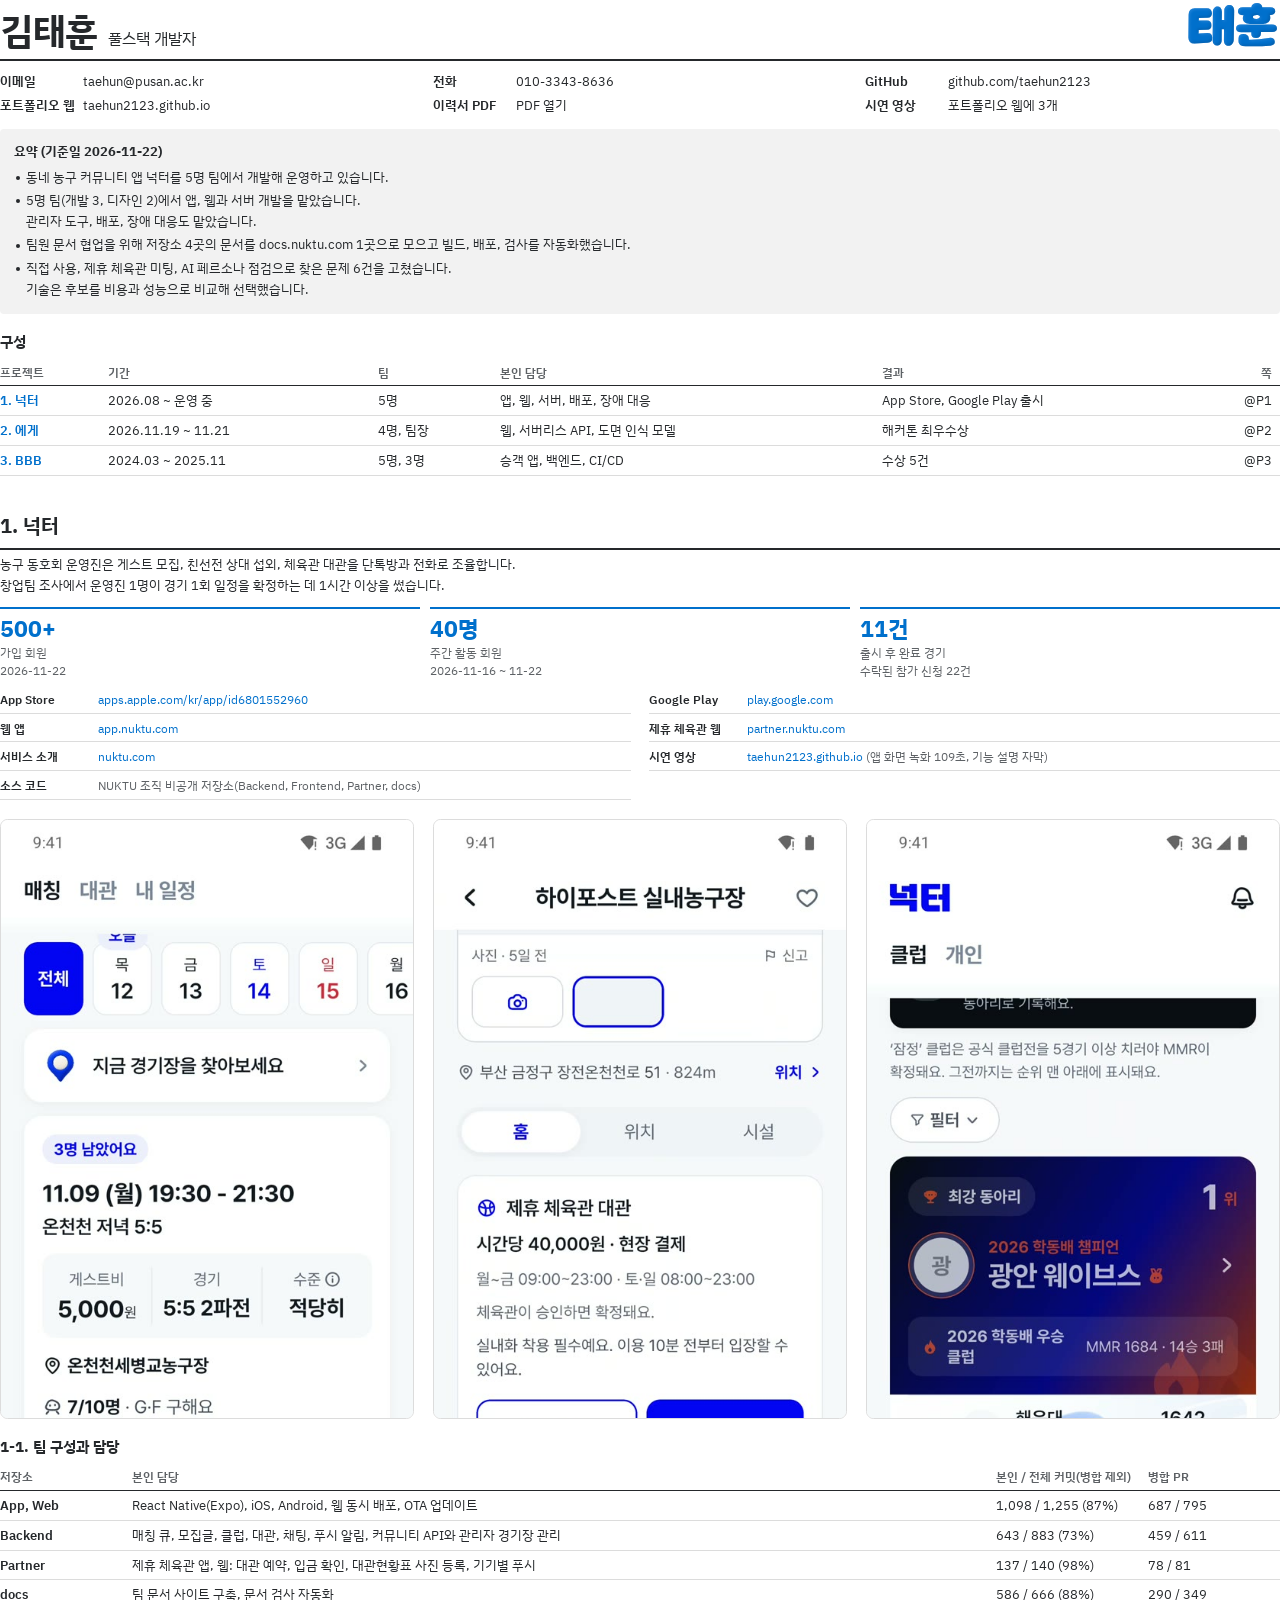
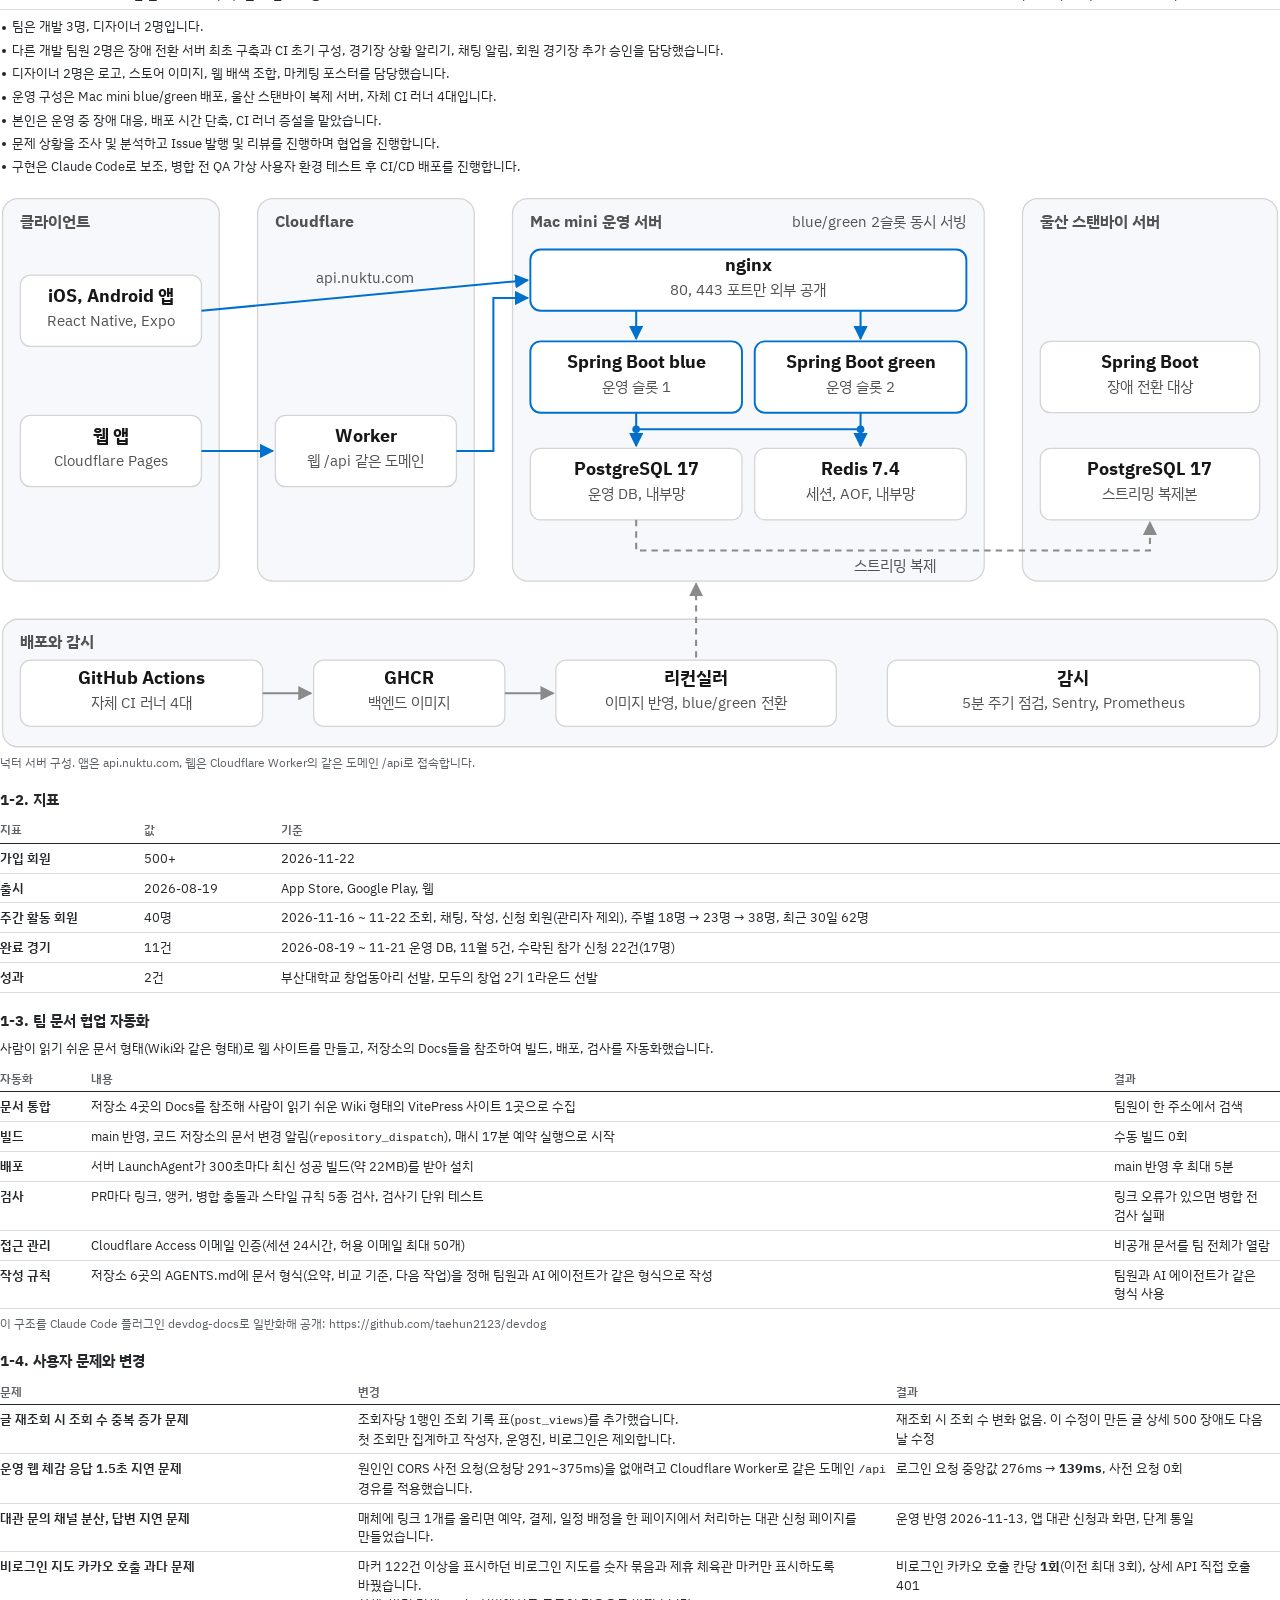
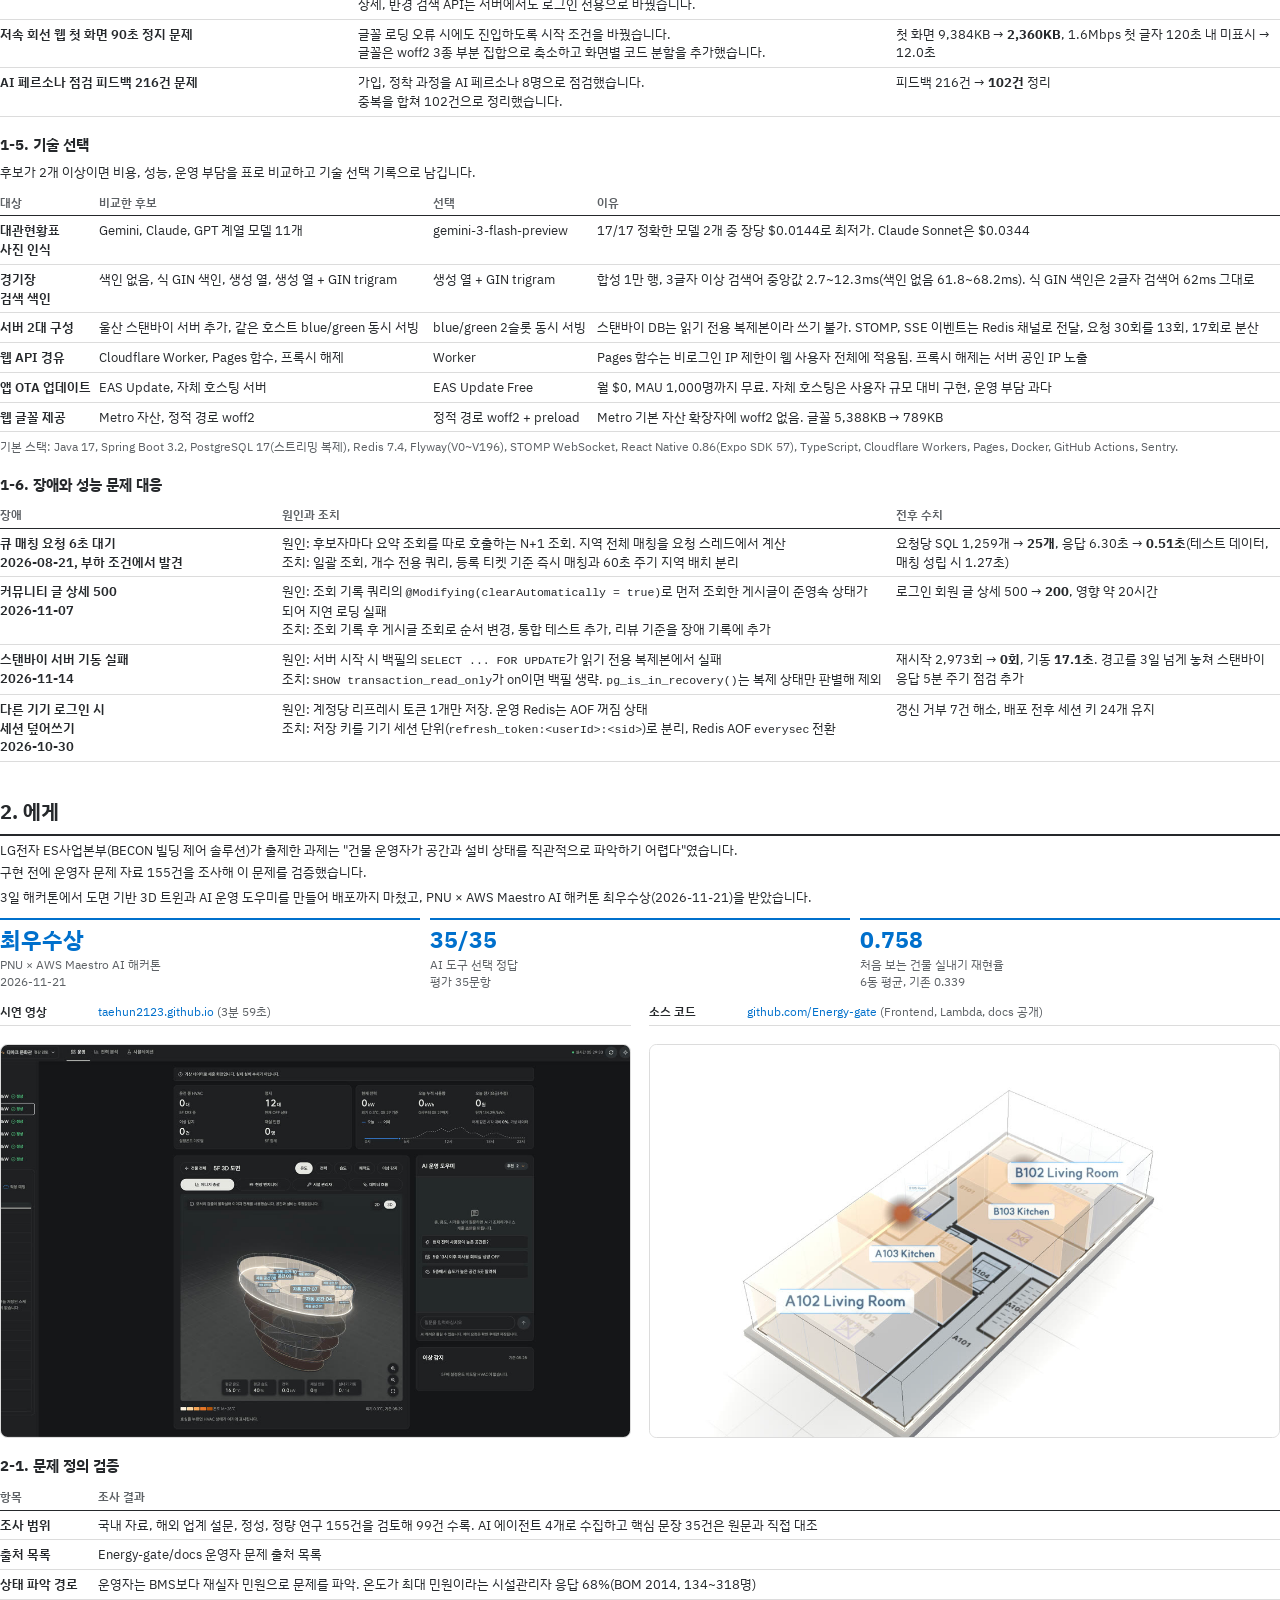
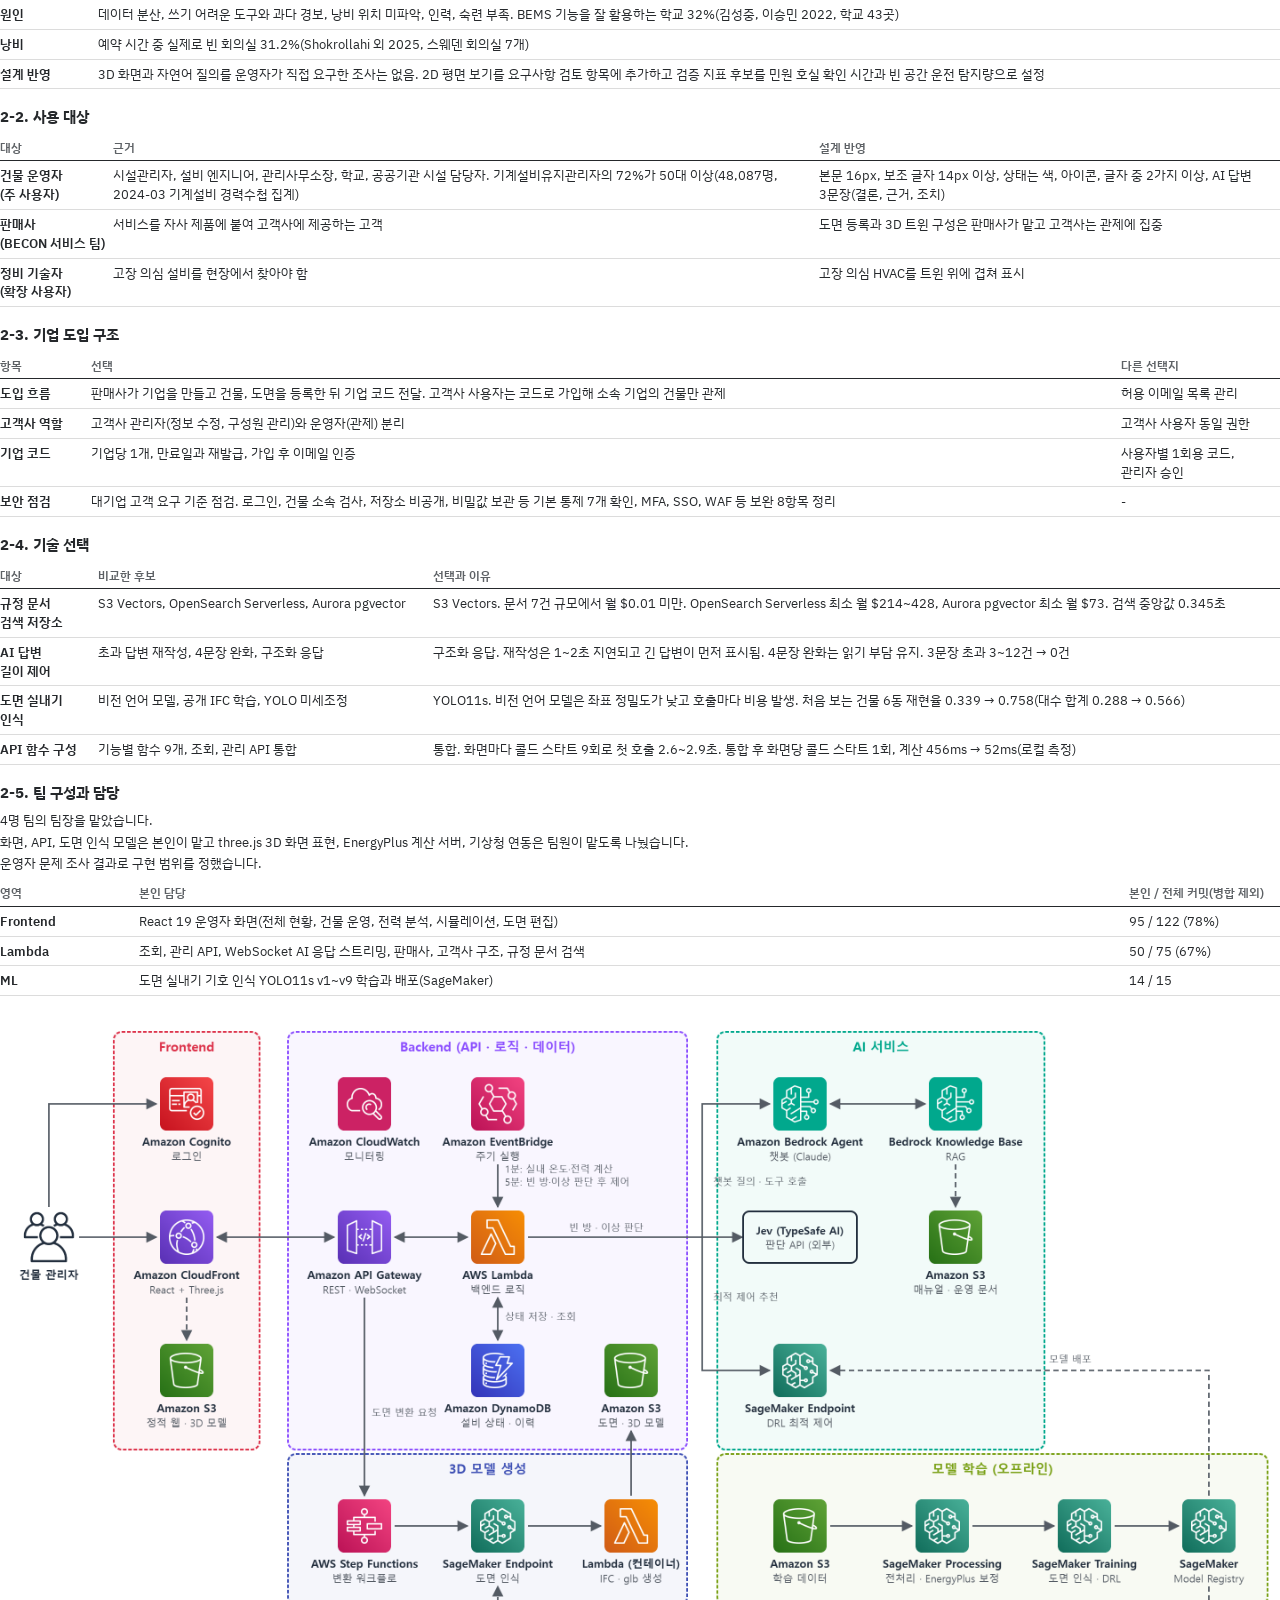
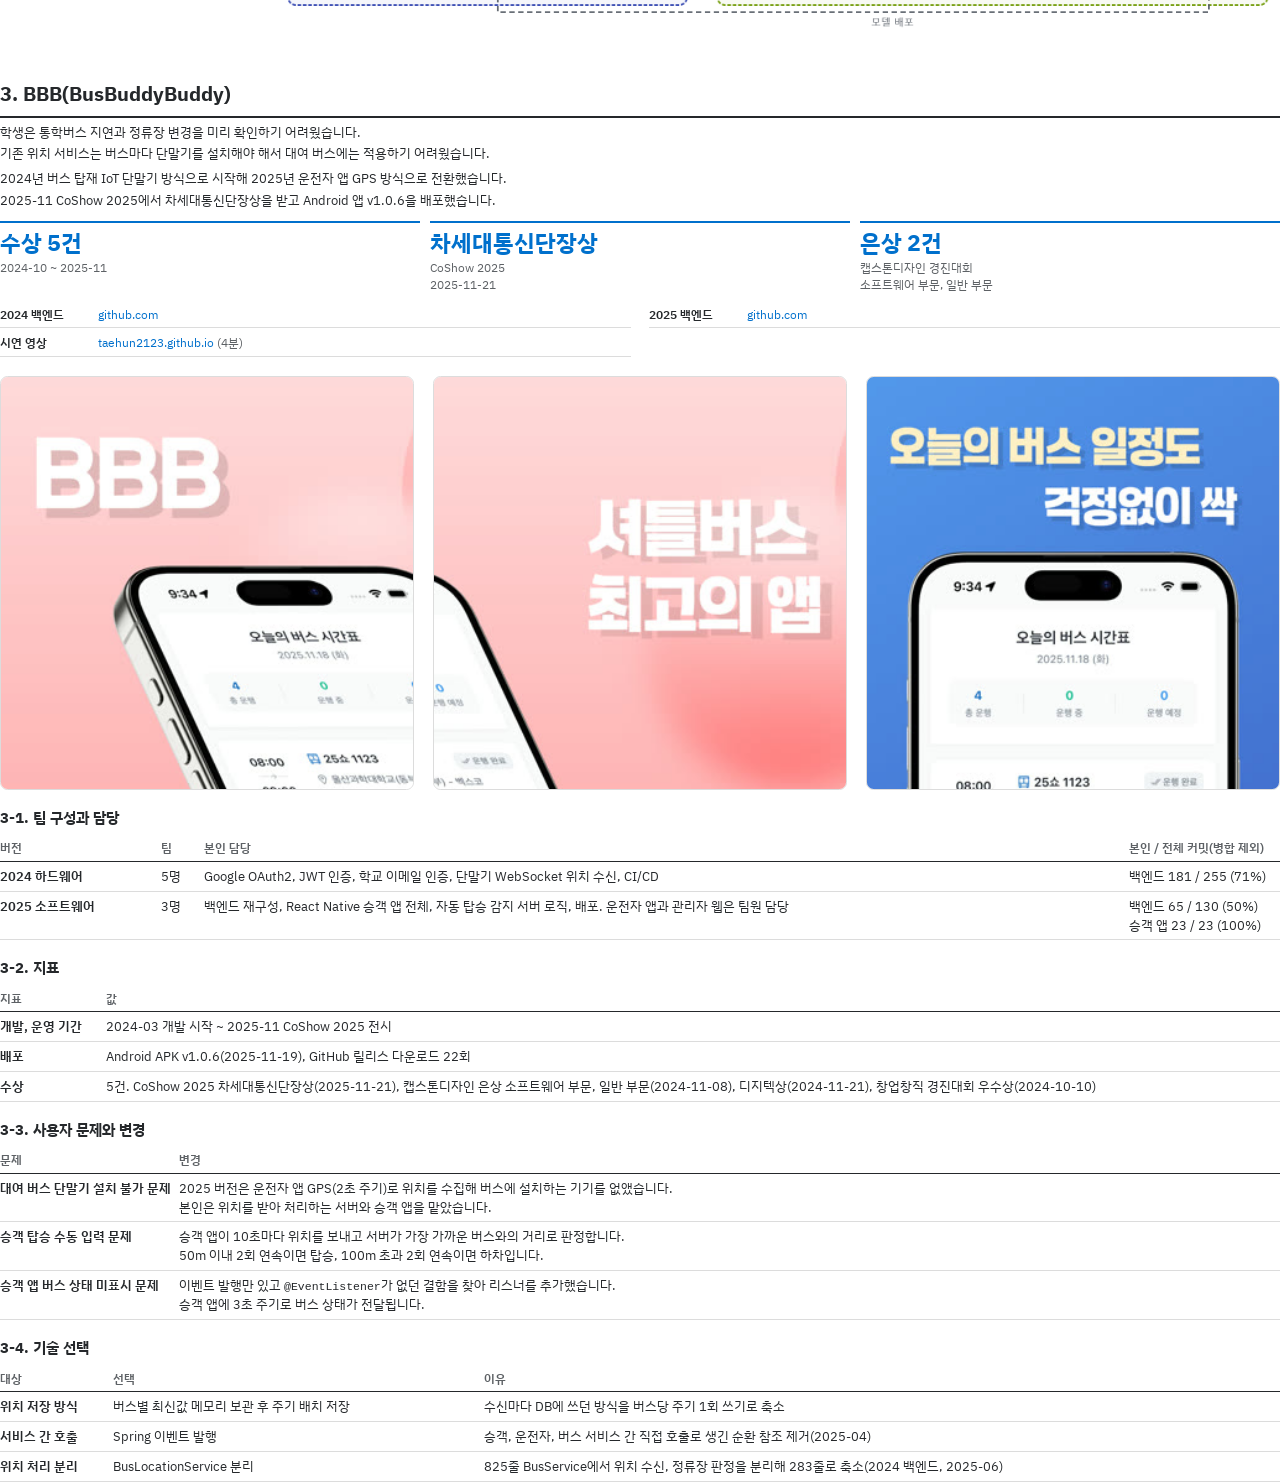
<file: _resume/portfolio.html>
<!doctype html>
<html lang="ko">
<head>
<meta charset="utf-8">
<title>김태훈 포트폴리오</title>
<link rel="preconnect" href="https://fonts.googleapis.com">
<link rel="preconnect" href="https://fonts.gstatic.com" crossorigin>
<link href="https://fonts.googleapis.com/css2?family=IBM+Plex+Sans+KR:wght@300;400;500;600;700&display=block" rel="stylesheet">
<style>
/* 포트폴리오 PDF 인쇄 규칙
 - 용지: A4, 여백 14mm
 - 색: 잉크 본문, 핵심 수치만 강조색 #0070CC
 - 쪽 번호: 하단 오른쪽 "김태훈 포트폴리오 n / 전체" */
@page { size: A4; margin: 14mm 14mm 16mm; @bottom-right { content: "김태훈 포트폴리오 " counter(page) " / " counter(pages); font-family: "IBM Plex Sans KR", sans-serif; font-size: 8pt; color: #5d6165; } }
:root { --accent: #0070cc; --ink: #25282b; --body: #5d6165; --hair: #dcdcdc; --soft: #f2f2f2; }
* { box-sizing: border-box; }
body { margin: 0; font-family: "IBM Plex Sans KR", sans-serif; color: var(--ink); font-size: 10pt; line-height: 1.6; word-break: keep-all; -webkit-print-color-adjust: exact; print-color-adjust: exact; }
h1, h2, h3, p, ul, table { margin: 0; }
a { color: inherit; text-decoration: none; }
.break { break-before: page; }
.project { margin-top: 9mm; }
h2 + p, h2 + p + p { break-before: avoid; }
/* 대표 이미지: 세로 화면 3장은 3등분, 가로 화면 2장은 2등분 */
.shots { display: grid; grid-template-columns: repeat(3, minmax(0, 1fr)); gap: 5mm; margin-top: 5mm; break-inside: avoid; }
.shots img { width: 100%; aspect-ratio: 1 / 1.45; object-fit: cover; object-position: top; border-radius: 2mm; border: 0.3mm solid var(--hair); }
.shots.wide { grid-template-columns: repeat(2, minmax(0, 1fr)); }
.shots.wide img { aspect-ratio: 16 / 10; object-position: center; }
.shots.promo img { aspect-ratio: 1 / 1; }
.arch { margin: 5mm 0 0; break-inside: avoid; }
.arch svg { display: block; width: 100%; height: auto; }
.arch figcaption { font-size: 9pt; color: var(--body); margin-top: 3px; }
.linklist { display: grid; grid-template-columns: repeat(2, minmax(0, 1fr)); gap: 2px 18px; margin-top: 8px; font-size: 9.2pt; }
.linklist div { display: grid; grid-template-columns: 26mm minmax(0, 1fr); padding: 3px 0; border-bottom: 1px solid var(--hair); }
.linklist dt { font-weight: 600; }
.linklist dd { margin: 0; color: var(--body); }
.linklist a { color: var(--accent); }
.contact { display: grid; grid-template-columns: repeat(3, minmax(0, 1fr)); gap: 4px 18px; margin-top: 10px; font-size: 9.4pt; }
.contact div { display: grid; grid-template-columns: 22mm minmax(0, 1fr); }
.contact dt { font-weight: 600; }
.contact dd { margin: 0; }
.bullets { margin-top: 6px; }
.bullets li { margin: 2px 0; }
.top { display: grid; grid-template-columns: 1fr auto; align-items: end; padding-bottom: 10px; border-bottom: 2px solid var(--ink); }
.name { font-size: 28pt; font-weight: 700; line-height: 1; letter-spacing: -0.5px; }
.name span { font-size: 12pt; font-weight: 400; margin-left: 10px; letter-spacing: 0; }
.logo { height: 13mm; width: auto; }
.apply { margin-top: 8px; font-size: 10pt; }
.apply b { font-weight: 700; margin-right: 6px; }
h2 { font-size: 15pt; font-weight: 700; margin: 0 0 4px; padding-bottom: 6px; border-bottom: 2px solid var(--ink); break-after: avoid; }
h3 { font-size: 11pt; font-weight: 700; margin: 16px 0 6px; break-after: avoid; }
.claim { font-weight: 600; margin: 4px 0 6px; }
p + p { margin-top: 4px; }
.summary { margin-top: 14px; padding: 12px 14px; background: var(--soft); border-radius: 4px; }
.summary-title { font-weight: 700; margin-bottom: 4px; }
.summary ul, .bullets { list-style: none; padding-left: 0; }
.summary li, .bullets li { position: relative; padding-left: 12px; }
.summary li::before, .bullets li::before { content: ""; position: absolute; left: 2px; top: 0.7em; width: 4px; height: 4px; border-radius: 50%; background: var(--ink); }
.summary li { margin: 2px 0; }
.kpis { display: grid; grid-template-columns: repeat(4, 1fr); gap: 10px; margin-top: 10px; }
.kpi { border-top: 2px solid var(--accent); padding-top: 8px; }
.kpi b { display: block; font-size: 17pt; line-height: 1.1; font-weight: 700; color: var(--accent); font-variant-numeric: tabular-nums; }
.kpi span { display: block; margin-top: 3px; font-size: 9pt; line-height: 1.45; color: var(--body); }
.kpis.three { grid-template-columns: repeat(3, 1fr); }
.sec-kpis { margin-top: 10px; }
table { width: 100%; border-collapse: collapse; font-size: 9.4pt; line-height: 1.5; margin-top: 6px; }
th { text-align: left; font-weight: 600; font-size: 8.8pt; color: var(--body); padding: 4px 8px 4px 0; border-bottom: 1px solid var(--ink); vertical-align: bottom; }
td { padding: 5px 8px 5px 0; border-bottom: 1px solid var(--hair); vertical-align: top; }
td.k { font-weight: 600; white-space: nowrap; }
td.n, .n { font-variant-numeric: tabular-nums; }
td.after { font-weight: 700; }
tr { break-inside: avoid; }
.links td:first-child { width: 30mm; font-weight: 600; }
.links td a { font-variant-numeric: tabular-nums; }
.note { margin-top: 5px; font-size: 9pt; color: var(--body); }
code { font-size: 0.92em; background: var(--soft); padding: 0 3px; border-radius: 2px; }
td code { background: none; padding: 0; }
.toc a { color: var(--accent); }
.toc td.pg { text-align: right; width: 12mm; font-variant-numeric: tabular-nums; }
</style>
</head>
<body>

<!-- 표지 -->
<div class="top">
  <div>
    <h1 class="name">김태훈<span>풀스택 개발자</span></h1>
    <!-- @SUBMIT -->
  </div>
  <img class="logo" src="../assets/taehun-blue-clay.svg" alt="태훈">
</div>

<dl class="contact">
  <div><dt>이메일</dt><dd>taehun@pusan.ac.kr</dd></div>
  <div><dt>전화</dt><dd>010-3343-8636</dd></div>
  <div><dt>GitHub</dt><dd><a href="https://github.com/taehun2123">github.com/taehun2123</a></dd></div>
  <div><dt>포트폴리오 웹</dt><dd><a href="https://taehun2123.github.io/">taehun2123.github.io</a></dd></div>
  <div><dt>이력서 PDF</dt><dd><a href="https://taehun2123.github.io/assets/kim-taehun-resume.pdf">PDF 열기</a></dd></div>
  <div><dt>시연 영상</dt><dd>포트폴리오 웹에 3개</dd></div>
</dl>

<div class="summary">
  <div class="summary-title">요약 (기준일 2026-11-22)</div>
  <ul>
    <li>동네 농구 커뮤니티 앱 넉터를 5명 팀에서 개발해 운영하고 있습니다.</li>
    <li>5명 팀(개발 3, 디자인 2)에서 앱, 웹과 서버 개발을 맡았습니다.<br>관리자 도구, 배포, 장애 대응도 맡았습니다.</li>
    <li>팀원 문서 협업을 위해 저장소 4곳의 문서를 docs.nuktu.com 1곳으로 모으고 빌드, 배포, 검사를 자동화했습니다.</li>
    <li>직접 사용, 제휴 체육관 미팅, AI 페르소나 점검으로 찾은 문제 6건을 고쳤습니다.<br>기술은 후보를 비용과 성능으로 비교해 선택했습니다.</li>
  </ul>
</div>

<h3>구성</h3>
<table class="toc">
  <thead><tr><th>프로젝트</th><th>기간</th><th>팀</th><th>본인 담당</th><th>결과</th><th style="text-align:right">쪽</th></tr></thead>
  <tbody>
    <tr><td class="k"><a href="#nuktu">1. 넉터</a></td><td>2026.08 ~ 운영 중</td><td>5명</td><td>앱, 웹, 서버, 배포, 장애 대응</td><td>App Store, Google Play 출시</td><td class="pg">@P1</td></tr>
    <tr><td class="k"><a href="#ege">2. 에게</a></td><td>2026.11.19 ~ 11.21</td><td>4명, 팀장</td><td>웹, 서버리스 API, 도면 인식 모델</td><td>해커톤 최우수상</td><td class="pg">@P2</td></tr>
    <tr><td class="k"><a href="#bustracker">3. BBB</a></td><td>2024.03 ~ 2025.11</td><td>5명, 3명</td><td>승객 앱, 백엔드, CI/CD</td><td>수상 5건</td><td class="pg">@P3</td></tr>
  </tbody>
</table>

<!-- 1. 넉터 -->
<section class="project">
  <h2 id="nuktu">1. 넉터</h2>
  <p>농구 동호회 운영진은 게스트 모집, 친선전 상대 섭외, 체육관 대관을 단톡방과 전화로 조율합니다.<br>창업팀 조사에서 운영진 1명이 경기 1회 일정을 확정하는 데 1시간 이상을 썼습니다.</p>
  <div class="kpis three sec-kpis">
    <div class="kpi"><b>500+</b><span>가입 회원<br>2026-11-22</span></div>
    <div class="kpi"><b>40명</b><span>주간 활동 회원<br>2026-11-16 ~ 11-22</span></div>
    <div class="kpi"><b>11건</b><span>출시 후 완료 경기<br>수락된 참가 신청 22건</span></div>
  </div>
  <dl class="linklist">
    <div><dt>App Store</dt><dd><a href="https://apps.apple.com/kr/app/id6801552960">apps.apple.com/kr/app/id6801552960</a></dd></div>
    <div><dt>Google Play</dt><dd><a href="https://play.google.com/store/apps/details?id=com.pnu.basketball">play.google.com</a></dd></div>
    <div><dt>웹 앱</dt><dd><a href="https://app.nuktu.com">app.nuktu.com</a></dd></div>
    <div><dt>제휴 체육관 웹</dt><dd><a href="https://partner.nuktu.com">partner.nuktu.com</a></dd></div>
    <div><dt>서비스 소개</dt><dd><a href="https://nuktu.com">nuktu.com</a></dd></div>
    <div><dt>시연 영상</dt><dd><a href="https://taehun2123.github.io/assets/video/nuktu-demo.mp4">taehun2123.github.io</a> (앱 화면 녹화 109초, 기능 설명 자막)</dd></div>
    <div><dt>소스 코드</dt><dd>NUKTU 조직 비공개 저장소(Backend, Frontend, Partner, docs)</dd></div>
  </dl>

  <div class="shots">
    <img src="img/nuktu-1.jpg" alt="넉터 모집글 목록 화면">
    <img src="img/nuktu-2.jpg" alt="넉터 체육관 대관 화면">
    <img src="img/nuktu-3.jpg" alt="넉터 클럽 순위 화면">
  </div>

  <h3>1-1. 팀 구성과 담당</h3>
  <table>
    <thead><tr><th>저장소</th><th>본인 담당</th><th style="width:40mm">본인 / 전체 커밋(병합 제외)</th><th>병합 PR</th></tr></thead>
    <tbody>
      <tr><td class="k">App, Web</td><td>React Native(Expo), iOS, Android, 웹 동시 배포, OTA 업데이트</td><td class="n">1,098 / 1,255 (87%)</td><td class="n">687 / 795</td></tr>
      <tr><td class="k">Backend</td><td>매칭 큐, 모집글, 클럽, 대관, 채팅, 푸시 알림, 커뮤니티 API와 관리자 경기장 관리</td><td class="n">643 / 883 (73%)</td><td class="n">459 / 611</td></tr>
      <tr><td class="k">Partner</td><td>제휴 체육관 앱, 웹: 대관 예약, 입금 확인, 대관현황표 사진 등록, 기기별 푸시</td><td class="n">137 / 140 (98%)</td><td class="n">78 / 81</td></tr>
      <tr><td class="k">docs</td><td>팀 문서 사이트 구축, 문서 검사 자동화</td><td class="n">586 / 666 (88%)</td><td class="n">290 / 349</td></tr>
    </tbody>
  </table>
  <ul class="bullets">
    <li>팀은 개발 3명, 디자이너 2명입니다.</li>
    <li>다른 개발 팀원 2명은 장애 전환 서버 최초 구축과 CI 초기 구성, 경기장 상황 알리기, 채팅 알림, 회원 경기장 추가 승인을 담당했습니다.</li>
    <li>디자이너 2명은 로고, 스토어 이미지, 웹 배색 조합, 마케팅 포스터를 담당했습니다.</li>
    <li>운영 구성은 Mac mini blue/green 배포, 울산 스탠바이 복제 서버, 자체 CI 러너 4대입니다.</li>
    <li>본인은 운영 중 장애 대응, 배포 시간 단축, CI 러너 증설을 맡았습니다.</li>
    <li>문제 상황을 조사 및 분석하고 Issue 발행 및 리뷰를 진행하며 협업을 진행합니다.</li>
    <li>구현은 Claude Code로 보조, 병합 전 QA 가상 사용자 환경 테스트 후 CI/CD 배포를 진행합니다.</li>
  </ul>
  <figure class="arch"><svg xmlns="http://www.w3.org/2000/svg" viewBox="-2 -2 1004 434" role="img" aria-label="넉터 서버 구성도" font-family="IBM Plex Sans KR, Apple SD Gothic Neo, sans-serif"><defs><marker id="wa" viewBox="0 0 10 10" refX="9" refY="5" markerWidth="7" markerHeight="7" orient="auto-start-reverse"><path d="M0 0L10 5L0 10z" fill="#0070cc"/></marker><marker id="wg" viewBox="0 0 10 10" refX="9" refY="5" markerWidth="7" markerHeight="7" orient="auto-start-reverse"><path d="M0 0L10 5L0 10z" fill="#8a8a8a"/></marker></defs><rect x="0" y="0" width="170" height="300" rx="12" fill="#f6f8fb" stroke="#d4d4d4"/><text x="14" y="22" font-size="12.5" font-weight="700" fill="#525252">클라이언트</text><rect x="14" y="60" width="142" height="56" rx="8" fill="#ffffff" stroke="#d4d4d4" stroke-width="1"/><text x="85.0" y="81.0" text-anchor="middle" font-size="14" font-weight="700" fill="#171717">iOS, Android 앱</text><text x="85.0" y="100.0" text-anchor="middle" font-size="12" fill="#525252">React Native, Expo</text><rect x="14" y="170" width="142" height="56" rx="8" fill="#ffffff" stroke="#d4d4d4" stroke-width="1"/><text x="85.0" y="191.0" text-anchor="middle" font-size="14" font-weight="700" fill="#171717">웹 앱</text><text x="85.0" y="210.0" text-anchor="middle" font-size="12" fill="#525252">Cloudflare Pages</text><rect x="200" y="0" width="170" height="300" rx="12" fill="#f6f8fb" stroke="#d4d4d4"/><text x="214" y="22" font-size="12.5" font-weight="700" fill="#525252">Cloudflare</text><rect x="214" y="170" width="142" height="56" rx="8" fill="#ffffff" stroke="#d4d4d4" stroke-width="1"/><text x="285.0" y="191.0" text-anchor="middle" font-size="14" font-weight="700" fill="#171717">Worker</text><text x="285.0" y="210.0" text-anchor="middle" font-size="12" fill="#525252">웹 /api 같은 도메인</text><rect x="400" y="0" width="370" height="300" rx="12" fill="#f6f8fb" stroke="#d4d4d4"/><text x="414" y="22" font-size="12.5" font-weight="700" fill="#525252">Mac mini 운영 서버</text><text x="756" y="22" text-anchor="end" font-size="11.5" fill="#525252">blue/green 2슬롯 동시 서빙</text><rect x="414" y="40" width="342" height="48" rx="8" fill="#ffffff" stroke="#0070cc" stroke-width="1.5"/><text x="585.0" y="57.0" text-anchor="middle" font-size="14" font-weight="700" fill="#171717">nginx</text><text x="585.0" y="76.0" text-anchor="middle" font-size="12" fill="#525252">80, 443 포트만 외부 공개</text><rect x="414" y="112" width="166" height="56" rx="8" fill="#ffffff" stroke="#0070cc" stroke-width="1.5"/><text x="497.0" y="133.0" text-anchor="middle" font-size="14" font-weight="700" fill="#171717">Spring Boot blue</text><text x="497.0" y="152.0" text-anchor="middle" font-size="12" fill="#525252">운영 슬롯 1</text><rect x="590" y="112" width="166" height="56" rx="8" fill="#ffffff" stroke="#0070cc" stroke-width="1.5"/><text x="673.0" y="133.0" text-anchor="middle" font-size="14" font-weight="700" fill="#171717">Spring Boot green</text><text x="673.0" y="152.0" text-anchor="middle" font-size="12" fill="#525252">운영 슬롯 2</text><rect x="414" y="196" width="166" height="56" rx="8" fill="#ffffff" stroke="#d4d4d4" stroke-width="1"/><text x="497.0" y="217.0" text-anchor="middle" font-size="14" font-weight="700" fill="#171717">PostgreSQL 17</text><text x="497.0" y="236.0" text-anchor="middle" font-size="12" fill="#525252">운영 DB, 내부망</text><rect x="590" y="196" width="166" height="56" rx="8" fill="#ffffff" stroke="#d4d4d4" stroke-width="1"/><text x="673.0" y="217.0" text-anchor="middle" font-size="14" font-weight="700" fill="#171717">Redis 7.4</text><text x="673.0" y="236.0" text-anchor="middle" font-size="12" fill="#525252">세션, AOF, 내부망</text><rect x="800" y="0" width="200" height="300" rx="12" fill="#f6f8fb" stroke="#d4d4d4"/><text x="814" y="22" font-size="12.5" font-weight="700" fill="#525252">울산 스탠바이 서버</text><rect x="814" y="112" width="172" height="56" rx="8" fill="#ffffff" stroke="#d4d4d4" stroke-width="1"/><text x="900.0" y="133.0" text-anchor="middle" font-size="14" font-weight="700" fill="#171717">Spring Boot</text><text x="900.0" y="152.0" text-anchor="middle" font-size="12" fill="#525252">장애 전환 대상</text><rect x="814" y="196" width="172" height="56" rx="8" fill="#ffffff" stroke="#d4d4d4" stroke-width="1"/><text x="900.0" y="217.0" text-anchor="middle" font-size="14" font-weight="700" fill="#171717">PostgreSQL 17</text><text x="900.0" y="236.0" text-anchor="middle" font-size="12" fill="#525252">스트리밍 복제본</text><polyline points="156,88 412,64" fill="none" stroke="#0070cc" stroke-width="1.6" marker-end="url(#wa)"/><text x="284" y="66" text-anchor="middle" font-size="11.5" fill="#525252">api.nuktu.com</text><polyline points="156,198 212,198" fill="none" stroke="#0070cc" stroke-width="1.6" marker-end="url(#wa)"/><polyline points="356,198 385,198 385,78 412,78" fill="none" stroke="#0070cc" stroke-width="1.6" marker-end="url(#wa)"/><polyline points="497,88 497,110" fill="none" stroke="#0070cc" stroke-width="1.6" marker-end="url(#wa)"/><polyline points="673,88 673,110" fill="none" stroke="#0070cc" stroke-width="1.6" marker-end="url(#wa)"/><polyline points="497,168 497,181" fill="none" stroke="#0070cc" stroke-width="1.6"/><polyline points="673,168 673,181" fill="none" stroke="#0070cc" stroke-width="1.6"/><polyline points="497,181 673,181" fill="none" stroke="#0070cc" stroke-width="1.6"/><polyline points="497,181 497,194" fill="none" stroke="#0070cc" stroke-width="1.6" marker-end="url(#wa)"/><polyline points="673,181 673,194" fill="none" stroke="#0070cc" stroke-width="1.6" marker-end="url(#wa)"/><circle cx="497" cy="181" r="3" fill="#0070cc"/><circle cx="673" cy="181" r="3" fill="#0070cc"/><polyline points="497,252 497,276 900,276 900,254" fill="none" stroke="#8a8a8a" stroke-width="1.6" stroke-dasharray="5 4" marker-end="url(#wg)"/><text x="700" y="292" text-anchor="middle" font-size="11.5" fill="#525252">스트리밍 복제</text><rect x="0" y="330" width="1000" height="100" rx="12" fill="#f6f8fb" stroke="#d4d4d4"/><text x="14" y="352" font-size="12.5" font-weight="700" fill="#525252">배포와 감시</text><rect x="14" y="362" width="190" height="52" rx="8" fill="#ffffff" stroke="#d4d4d4" stroke-width="1"/><text x="109.0" y="381.0" text-anchor="middle" font-size="14" font-weight="700" fill="#171717">GitHub Actions</text><text x="109.0" y="400.0" text-anchor="middle" font-size="12" fill="#525252">자체 CI 러너 4대</text><rect x="244" y="362" width="150" height="52" rx="8" fill="#ffffff" stroke="#d4d4d4" stroke-width="1"/><text x="319.0" y="381.0" text-anchor="middle" font-size="14" font-weight="700" fill="#171717">GHCR</text><text x="319.0" y="400.0" text-anchor="middle" font-size="12" fill="#525252">백엔드 이미지</text><rect x="434" y="362" width="220" height="52" rx="8" fill="#ffffff" stroke="#d4d4d4" stroke-width="1"/><text x="544.0" y="381.0" text-anchor="middle" font-size="14" font-weight="700" fill="#171717">리컨실러</text><text x="544.0" y="400.0" text-anchor="middle" font-size="12" fill="#525252">이미지 반영, blue/green 전환</text><rect x="694" y="362" width="292" height="52" rx="8" fill="#ffffff" stroke="#d4d4d4" stroke-width="1"/><text x="840.0" y="381.0" text-anchor="middle" font-size="14" font-weight="700" fill="#171717">감시</text><text x="840.0" y="400.0" text-anchor="middle" font-size="12" fill="#525252">5분 주기 점검, Sentry, Prometheus</text><polyline points="204,388 242,388" fill="none" stroke="#8a8a8a" stroke-width="1.6" marker-end="url(#wg)"/><polyline points="394,388 432,388" fill="none" stroke="#8a8a8a" stroke-width="1.6" marker-end="url(#wg)"/><polyline points="544,360 544,302" fill="none" stroke="#8a8a8a" stroke-width="1.6" stroke-dasharray="5 4" marker-end="url(#wg)"/></svg><figcaption>넉터 서버 구성. 앱은 api.nuktu.com, 웹은 Cloudflare Worker의 같은 도메인 /api로 접속합니다.</figcaption></figure>

  <h3>1-2. 지표</h3>
  <table>
    <thead><tr><th>지표</th><th>값</th><th>기준</th></tr></thead>
    <tbody>
      <tr><td class="k">가입 회원</td><td class="n">500+</td><td>2026-11-22</td></tr>
      <tr><td class="k">출시</td><td class="n">2026-08-19</td><td>App Store, Google Play, 웹</td></tr>
      <tr><td class="k">주간 활동 회원</td><td class="n">40명</td><td>2026-11-16 ~ 11-22 조회, 채팅, 작성, 신청 회원(관리자 제외), 주별 18명 → 23명 → 38명, 최근 30일 62명</td></tr>
      <tr><td class="k">완료 경기</td><td class="n">11건</td><td>2026-08-19 ~ 11-21 운영 DB, 11월 5건, 수락된 참가 신청 22건(17명)</td></tr>
      <tr><td class="k">성과</td><td class="n">2건</td><td>부산대학교 창업동아리 선발, 모두의 창업 2기 1라운드 선발</td></tr>
    </tbody>
  </table>

  <h3>1-3. 팀 문서 협업 자동화</h3>
  <p>사람이 읽기 쉬운 문서 형태(Wiki와 같은 형태)로 웹 사이트를 만들고, 저장소의 Docs들을 참조하여 빌드, 배포, 검사를 자동화했습니다.</p>
  <table>
    <thead><tr><th style="width:24mm">자동화</th><th>내용</th><th style="width:44mm">결과</th></tr></thead>
    <tbody>
      <tr><td class="k">문서 통합</td><td>저장소 4곳의 Docs를 참조해 사람이 읽기 쉬운 Wiki 형태의 VitePress 사이트 1곳으로 수집</td><td>팀원이 한 주소에서 검색</td></tr>
      <tr><td class="k">빌드</td><td>main 반영, 코드 저장소의 문서 변경 알림(<code>repository_dispatch</code>), 매시 17분 예약 실행으로 시작</td><td>수동 빌드 0회</td></tr>
      <tr><td class="k">배포</td><td>서버 LaunchAgent가 300초마다 최신 성공 빌드(약 22MB)를 받아 설치</td><td>main 반영 후 최대 5분</td></tr>
      <tr><td class="k">검사</td><td>PR마다 링크, 앵커, 병합 충돌과 스타일 규칙 5종 검사, 검사기 단위 테스트</td><td>링크 오류가 있으면 병합 전 검사 실패</td></tr>
      <tr><td class="k">접근 관리</td><td>Cloudflare Access 이메일 인증(세션 24시간, 허용 이메일 최대 50개)</td><td>비공개 문서를 팀 전체가 열람</td></tr>
      <tr><td class="k">작성 규칙</td><td>저장소 6곳의 AGENTS.md에 문서 형식(요약, 비교 기준, 다음 작업)을 정해 팀원과 AI 에이전트가 같은 형식으로 작성</td><td>팀원과 AI 에이전트가 같은 형식 사용</td></tr>
    </tbody>
  </table>
  <p class="note">이 구조를 Claude Code 플러그인 devdog-docs로 일반화해 공개: <a href="https://github.com/taehun2123/devdog">https://github.com/taehun2123/devdog</a></p>

  <h3>1-4. 사용자 문제와 변경</h3>
  <table>
    <thead><tr><th style="width:28%">문제</th><th style="width:42%">변경</th><th style="width:30%">결과</th></tr></thead>
    <tbody>
      <tr><td class="k">글 재조회 시 조회 수 중복 증가 문제</td><td>조회자당 1행인 조회 기록 표(<code>post_views</code>)를 추가했습니다.<br>첫 조회만 집계하고 작성자, 운영진, 비로그인은 제외합니다.</td><td>재조회 시 조회 수 변화 없음. 이 수정이 만든 글 상세 500 장애도 다음 날 수정</td></tr>
      <tr><td class="k">운영 웹 체감 응답 1.5초 지연 문제</td><td>원인인 CORS 사전 요청(요청당 291~375ms)을 없애려고 Cloudflare Worker로 같은 도메인 <code>/api</code> 경유를 적용했습니다.</td><td>로그인 요청 중앙값 276ms → <b>139ms</b>, 사전 요청 0회</td></tr>
      <tr><td class="k">대관 문의 채널 분산, 답변 지연 문제</td><td>매체에 링크 1개를 올리면 예약, 결제, 일정 배정을 한 페이지에서 처리하는 대관 신청 페이지를 만들었습니다.</td><td>운영 반영 2026-11-13, 앱 대관 신청과 화면, 단계 통일</td></tr>
      <tr><td class="k">비로그인 지도 카카오 호출 과다 문제</td><td>마커 122건 이상을 표시하던 비로그인 지도를 숫자 묶음과 제휴 체육관 마커만 표시하도록 바꿨습니다.<br>상세, 반경 검색 API는 서버에서도 로그인 전용으로 바꿨습니다.</td><td>비로그인 카카오 호출 칸당 <b>1회</b>(이전 최대 3회), 상세 API 직접 호출 401</td></tr>
      <tr><td class="k">저속 회선 웹 첫 화면 90초 정지 문제</td><td>글꼴 로딩 오류 시에도 진입하도록 시작 조건을 바꿨습니다.<br>글꼴은 woff2 3종 부분 집합으로 축소하고 화면별 코드 분할을 추가했습니다.</td><td>첫 화면 9,384KB → <b>2,360KB</b>, 1.6Mbps 첫 글자 120초 내 미표시 → 12.0초</td></tr>
      <tr><td class="k">AI 페르소나 점검 피드백 216건 문제</td><td>가입, 정착 과정을 AI 페르소나 8명으로 점검했습니다.<br>중복을 합쳐 102건으로 정리했습니다.</td><td>피드백 216건 → <b>102건</b> 정리</td></tr>
    </tbody>
  </table>


  <h3>1-5. 기술 선택</h3>
  <p>후보가 2개 이상이면 비용, 성능, 운영 부담을 표로 비교하고 기술 선택 기록으로 남깁니다.</p>
  <table>
    <thead><tr><th style="width:26mm">대상</th><th>비교한 후보</th><th>선택</th><th>이유</th></tr></thead>
    <tbody>
      <tr><td class="k">대관현황표<br>사진 인식</td><td>Gemini, Claude, GPT 계열 모델 11개</td><td>gemini-3-flash-preview</td><td>17/17 정확한 모델 2개 중 장당 $0.0144로 최저가. Claude Sonnet은 $0.0344</td></tr>
      <tr><td class="k">경기장<br>검색 색인</td><td>색인 없음, 식 GIN 색인, 생성 열, 생성 열 + GIN trigram</td><td>생성 열 + GIN trigram</td><td>합성 1만 행, 3글자 이상 검색어 중앙값 2.7~12.3ms(색인 없음 61.8~68.2ms). 식 GIN 색인은 2글자 검색어 62ms 그대로</td></tr>
      <tr><td class="k">서버 2대 구성</td><td>울산 스탠바이 서버 추가, 같은 호스트 blue/green 동시 서빙</td><td>blue/green 2슬롯 동시 서빙</td><td>스탠바이 DB는 읽기 전용 복제본이라 쓰기 불가. STOMP, SSE 이벤트는 Redis 채널로 전달, 요청 30회를 13회, 17회로 분산</td></tr>
      <tr><td class="k">웹 API 경유</td><td>Cloudflare Worker, Pages 함수, 프록시 해제</td><td>Worker</td><td>Pages 함수는 비로그인 IP 제한이 웹 사용자 전체에 적용됨. 프록시 해제는 서버 공인 IP 노출</td></tr>
      <tr><td class="k">앱 OTA 업데이트</td><td>EAS Update, 자체 호스팅 서버</td><td>EAS Update Free</td><td>월 $0, MAU 1,000명까지 무료. 자체 호스팅은 사용자 규모 대비 구현, 운영 부담 과다</td></tr>
      <tr><td class="k">웹 글꼴 제공</td><td>Metro 자산, 정적 경로 woff2</td><td>정적 경로 woff2 + preload</td><td>Metro 기본 자산 확장자에 woff2 없음. 글꼴 5,388KB → 789KB</td></tr>
    </tbody>
  </table>
  <p class="note">기본 스택: Java 17, Spring Boot 3.2, PostgreSQL 17(스트리밍 복제), Redis 7.4, Flyway(V0~V196), STOMP WebSocket, React Native 0.86(Expo SDK 57), TypeScript, Cloudflare Workers, Pages, Docker, GitHub Actions, Sentry.</p>

  <h3>1-6. 장애와 성능 문제 대응</h3>
  <table>
    <thead><tr><th style="width:22%">장애</th><th style="width:48%">원인과 조치</th><th style="width:30%">전후 수치</th></tr></thead>
    <tbody>
      <tr><td class="k">큐 매칭 요청 6초 대기<br>2026-08-21, 부하 조건에서 발견</td><td>원인: 후보자마다 요약 조회를 따로 호출하는 N+1 조회. 지역 전체 매칭을 요청 스레드에서 계산<br>조치: 일괄 조회, 개수 전용 쿼리, 등록 티켓 기준 즉시 매칭과 60초 주기 지역 배치 분리</td><td>요청당 SQL 1,259개 → <b>25개</b>, 응답 6.30초 → <b>0.51초</b>(테스트 데이터, 매칭 성립 시 1.27초)</td></tr>
      <tr><td class="k">커뮤니티 글 상세 500<br>2026-11-07</td><td>원인: 조회 기록 쿼리의 <code>@Modifying(clearAutomatically = true)</code>로 먼저 조회한 게시글이 준영속 상태가 되어 지연 로딩 실패<br>조치: 조회 기록 후 게시글 조회로 순서 변경, 통합 테스트 추가, 리뷰 기준을 장애 기록에 추가</td><td>로그인 회원 글 상세 500 → <b>200</b>, 영향 약 20시간</td></tr>
      <tr><td class="k">스탠바이 서버 기동 실패<br>2026-11-14</td><td>원인: 서버 시작 시 백필의 <code>SELECT ... FOR UPDATE</code>가 읽기 전용 복제본에서 실패<br>조치: <code>SHOW transaction_read_only</code>가 on이면 백필 생략. <code>pg_is_in_recovery()</code>는 복제 상태만 판별해 제외</td><td>재시작 2,973회 → <b>0회</b>, 기동 <b>17.1초</b>. 경고를 3일 넘게 놓쳐 스탠바이 응답 5분 주기 점검 추가</td></tr>
      <tr><td class="k">다른 기기 로그인 시<br>세션 덮어쓰기<br>2026-10-30</td><td>원인: 계정당 리프레시 토큰 1개만 저장. 운영 Redis는 AOF 꺼짐 상태<br>조치: 저장 키를 기기 세션 단위(<code>refresh_token:&lt;userId&gt;:&lt;sid&gt;</code>)로 분리, Redis AOF <code>everysec</code> 전환</td><td>갱신 거부 7건 해소, 배포 전후 세션 키 24개 유지</td></tr>
    </tbody>
  </table>
</section>

<!-- 2. 에게 -->
<section class="project">
  <h2 id="ege">2. 에게</h2>
  <p>LG전자 ES사업본부(BECON 빌딩 제어 솔루션)가 출제한 과제는 "건물 운영자가 공간과 설비 상태를 직관적으로 파악하기 어렵다"였습니다.<br>구현 전에 운영자 문제 자료 155건을 조사해 이 문제를 검증했습니다.</p>
  <p>3일 해커톤에서 도면 기반 3D 트윈과 AI 운영 도우미를 만들어 배포까지 마쳤고, PNU × AWS Maestro AI 해커톤 최우수상(2026-11-21)을 받았습니다.</p>
  <div class="kpis three sec-kpis">
    <div class="kpi"><b>최우수상</b><span>PNU × AWS Maestro AI 해커톤<br>2026-11-21</span></div>
    <div class="kpi"><b>35/35</b><span>AI 도구 선택 정답<br>평가 35문항</span></div>
    <div class="kpi"><b>0.758</b><span>처음 보는 건물 실내기 재현율<br>6동 평균, 기존 0.339</span></div>
  </div>
  <dl class="linklist">
    <div><dt>시연 영상</dt><dd><a href="https://taehun2123.github.io/assets/video/ege-demo.mp4">taehun2123.github.io</a> (3분 59초)</dd></div>
    <div><dt>소스 코드</dt><dd><a href="https://github.com/Energy-gate">github.com/Energy-gate</a> (Frontend, Lambda, docs 공개)</dd></div>
  </dl>

  <div class="shots wide">
    <img src="img/ege-1.jpg" alt="에게 전체 현황 대시보드">
    <img src="img/ege-2.jpg" alt="에게 층별 3D 도면">
  </div>

  <h3>2-1. 문제 정의 검증</h3>
  <table>
    <thead><tr><th style="width:26mm">항목</th><th>조사 결과</th></tr></thead>
    <tbody>
      <tr><td class="k">조사 범위</td><td>국내 자료, 해외 업계 설문, 정성, 정량 연구 155건을 검토해 99건 수록. AI 에이전트 4개로 수집하고 핵심 문장 35건은 원문과 직접 대조</td></tr>
      <tr><td class="k">출처 목록</td><td><a href="https://github.com/Energy-gate/docs/blob/main/docs/human/explanation/research/building-operator-problems-sources.md">Energy-gate/docs 운영자 문제 출처 목록</a></td></tr>
      <tr><td class="k">상태 파악 경로</td><td>운영자는 BMS보다 재실자 민원으로 문제를 파악. 온도가 최대 민원이라는 시설관리자 응답 68%(BOM 2014, 134~318명)</td></tr>
      <tr><td class="k">원인</td><td>데이터 분산, 쓰기 어려운 도구와 과다 경보, 낭비 위치 미파악, 인력, 숙련 부족. BEMS 기능을 잘 활용하는 학교 32%(김성중, 이승민 2022, 학교 43곳)</td></tr>
      <tr><td class="k">낭비</td><td>예약 시간 중 실제로 빈 회의실 31.2%(Shokrollahi 외 2025, 스웨덴 회의실 7개)</td></tr>
      <tr><td class="k">설계 반영</td><td>3D 화면과 자연어 질의를 운영자가 직접 요구한 조사는 없음. 2D 평면 보기를 요구사항 검토 항목에 추가하고 검증 지표 후보를 민원 호실 확인 시간과 빈 공간 운전 탐지량으로 설정</td></tr>
    </tbody>
  </table>

  <h3>2-2. 사용 대상</h3>
  <table>
    <thead><tr><th style="width:26mm">대상</th><th>근거</th><th>설계 반영</th></tr></thead>
    <tbody>
      <tr><td class="k">건물 운영자<br>(주 사용자)</td><td>시설관리자, 설비 엔지니어, 관리사무소장, 학교, 공공기관 시설 담당자. 기계설비유지관리자의 72%가 50대 이상(48,087명, 2024-03 기계설비 경력수첩 집계)</td><td>본문 16px, 보조 글자 14px 이상, 상태는 색, 아이콘, 글자 중 2가지 이상, AI 답변 3문장(결론, 근거, 조치)</td></tr>
      <tr><td class="k">판매사<br>(BECON 서비스 팀)</td><td>서비스를 자사 제품에 붙여 고객사에 제공하는 고객</td><td>도면 등록과 3D 트윈 구성은 판매사가 맡고 고객사는 관제에 집중</td></tr>
      <tr><td class="k">정비 기술자<br>(확장 사용자)</td><td>고장 의심 설비를 현장에서 찾아야 함</td><td>고장 의심 HVAC를 트윈 위에 겹쳐 표시</td></tr>
    </tbody>
  </table>

  <h3>2-3. 기업 도입 구조</h3>
  <table>
    <thead><tr><th style="width:24mm">항목</th><th>선택</th><th style="width:42mm">다른 선택지</th></tr></thead>
    <tbody>
      <tr><td class="k">도입 흐름</td><td>판매사가 기업을 만들고 건물, 도면을 등록한 뒤 기업 코드 전달. 고객사 사용자는 코드로 가입해 소속 기업의 건물만 관제</td><td>허용 이메일 목록 관리</td></tr>
      <tr><td class="k">고객사 역할</td><td>고객사 관리자(정보 수정, 구성원 관리)와 운영자(관제) 분리</td><td>고객사 사용자 동일 권한</td></tr>
      <tr><td class="k">기업 코드</td><td>기업당 1개, 만료일과 재발급, 가입 후 이메일 인증</td><td>사용자별 1회용 코드, 관리자 승인</td></tr>
      <tr><td class="k">보안 점검</td><td>대기업 고객 요구 기준 점검. 로그인, 건물 소속 검사, 저장소 비공개, 비밀값 보관 등 기본 통제 7개 확인, MFA, SSO, WAF 등 보완 8항목 정리</td><td>-</td></tr>
    </tbody>
  </table>

  <h3>2-4. 기술 선택</h3>
  <table>
    <thead><tr><th style="width:26mm">대상</th><th>비교한 후보</th><th>선택과 이유</th></tr></thead>
    <tbody>
      <tr><td class="k">규정 문서<br>검색 저장소</td><td>S3 Vectors, OpenSearch Serverless, Aurora pgvector</td><td>S3 Vectors. 문서 7건 규모에서 월 $0.01 미만. OpenSearch Serverless 최소 월 $214~428, Aurora pgvector 최소 월 $73. 검색 중앙값 0.345초</td></tr>
      <tr><td class="k">AI 답변<br>길이 제어</td><td>초과 답변 재작성, 4문장 완화, 구조화 응답</td><td>구조화 응답. 재작성은 1~2초 지연되고 긴 답변이 먼저 표시됨. 4문장 완화는 읽기 부담 유지. 3문장 초과 3~12건 → 0건</td></tr>
      <tr><td class="k">도면 실내기<br>인식</td><td>비전 언어 모델, 공개 IFC 학습, YOLO 미세조정</td><td>YOLO11s. 비전 언어 모델은 좌표 정밀도가 낮고 호출마다 비용 발생. 처음 보는 건물 6동 재현율 0.339 → 0.758(대수 합계 0.288 → 0.566)</td></tr>
      <tr><td class="k">API 함수 구성</td><td>기능별 함수 9개, 조회, 관리 API 통합</td><td>통합. 화면마다 콜드 스타트 9회로 첫 호출 2.6~2.9초. 통합 후 화면당 콜드 스타트 1회, 계산 456ms → 52ms(로컬 측정)</td></tr>
    </tbody>
  </table>

  <h3>2-5. 팀 구성과 담당</h3>
  <p>4명 팀의 팀장을 맡았습니다.<br>화면, API, 도면 인식 모델은 본인이 맡고 three.js 3D 화면 표현, EnergyPlus 계산 서버, 기상청 연동은 팀원이 맡도록 나눴습니다.<br>운영자 문제 조사 결과로 구현 범위를 정했습니다.</p>
  <table>
    <thead><tr><th>영역</th><th>본인 담당</th><th style="width:40mm">본인 / 전체 커밋(병합 제외)</th></tr></thead>
    <tbody>
      <tr><td class="k">Frontend</td><td>React 19 운영자 화면(전체 현황, 건물 운영, 전력 분석, 시뮬레이션, 도면 편집)</td><td class="n">95 / 122 (78%)</td></tr>
      <tr><td class="k">Lambda</td><td>조회, 관리 API, WebSocket AI 응답 스트리밍, 판매사, 고객사 구조, 규정 문서 검색</td><td class="n">50 / 75 (67%)</td></tr>
      <tr><td class="k">ML</td><td>도면 실내기 기호 인식 YOLO11s v1~v9 학습과 배포(SageMaker)</td><td class="n">14 / 15</td></tr>
    </tbody>
  </table>
  <figure class="arch"><img src="../assets/img/ege-architecture.png" alt="에게 서버 구성도" style="width:100%; height:auto"></figure>
</section>

<!-- 3. BBB -->
<section class="project">
  <h2 id="bustracker">3. BBB(BusBuddyBuddy)</h2>
  <p>학생은 통학버스 지연과 정류장 변경을 미리 확인하기 어려웠습니다.<br>기존 위치 서비스는 버스마다 단말기를 설치해야 해서 대여 버스에는 적용하기 어려웠습니다.</p>
  <p>2024년 버스 탑재 IoT 단말기 방식으로 시작해 2025년 운전자 앱 GPS 방식으로 전환했습니다.<br>2025-11 CoShow 2025에서 차세대통신단장상을 받고 Android 앱 v1.0.6을 배포했습니다.</p>
  <div class="kpis three sec-kpis">
    <div class="kpi"><b>수상 5건</b><span>2024-10 ~ 2025-11</span></div>
    <div class="kpi"><b>차세대통신단장상</b><span>CoShow 2025<br>2025-11-21</span></div>
    <div class="kpi"><b>은상 2건</b><span>캡스톤디자인 경진대회<br>소프트웨어 부문, 일반 부문</span></div>
  </div>
  <dl class="linklist">
    <div><dt>2024 백엔드</dt><dd><a href="https://github.com/Hardware-BBB-App/BackEnd">github.com</a></dd></div>
    <div><dt>2025 백엔드</dt><dd><a href="https://github.com/BBB-bus-buddy-buddy/App-Backend">github.com</a></dd></div>
    <div><dt>시연 영상</dt><dd><a href="https://taehun2123.github.io/assets/video/bbb-demo.mp4">taehun2123.github.io</a> (4분)</dd></div>
  </dl>

  <div class="shots promo">
    <img src="img/bbb-1.jpg" alt="BBB 앱 홍보 이미지 1">
    <img src="img/bbb-2.jpg" alt="BBB 앱 홍보 이미지 2">
    <img src="img/bbb-4.jpg" alt="BBB 앱 홍보 이미지 3">
  </div>

  <h3>3-1. 팀 구성과 담당</h3>
  <table>
    <thead><tr><th>버전</th><th>팀</th><th>본인 담당</th><th style="width:40mm">본인 / 전체 커밋(병합 제외)</th></tr></thead>
    <tbody>
      <tr><td class="k">2024 하드웨어</td><td>5명</td><td>Google OAuth2, JWT 인증, 학교 이메일 인증, 단말기 WebSocket 위치 수신, CI/CD</td><td class="n">백엔드 181 / 255 (71%)</td></tr>
      <tr><td class="k">2025 소프트웨어</td><td>3명</td><td>백엔드 재구성, React Native 승객 앱 전체, 자동 탑승 감지 서버 로직, 배포. 운전자 앱과 관리자 웹은 팀원 담당</td><td class="n">백엔드 65 / 130 (50%)<br>승객 앱 23 / 23 (100%)</td></tr>
    </tbody>
  </table>

  <h3>3-2. 지표</h3>
  <table>
    <thead><tr><th>지표</th><th>값</th></tr></thead>
    <tbody>
      <tr><td class="k">개발, 운영 기간</td><td>2024-03 개발 시작 ~ 2025-11 CoShow 2025 전시</td></tr>
      <tr><td class="k">배포</td><td>Android APK v1.0.6(2025-11-19), GitHub 릴리스 다운로드 22회</td></tr>
      <tr><td class="k">수상</td><td>5건. CoShow 2025 차세대통신단장상(2025-11-21), 캡스톤디자인 은상 소프트웨어 부문, 일반 부문(2024-11-08), 디지텍상(2024-11-21), 창업창직 경진대회 우수상(2024-10-10)</td></tr>
    </tbody>
  </table>


  <h3>3-3. 사용자 문제와 변경</h3>
  <table>
    <thead><tr><th style="width:40mm">문제</th><th>변경</th></tr></thead>
    <tbody>
      <tr><td class="k">대여 버스 단말기 설치 불가 문제</td><td>2025 버전은 운전자 앱 GPS(2초 주기)로 위치를 수집해 버스에 설치하는 기기를 없앴습니다.<br>본인은 위치를 받아 처리하는 서버와 승객 앱을 맡았습니다.</td></tr>
      <tr><td class="k">승객 탑승 수동 입력 문제</td><td>승객 앱이 10초마다 위치를 보내고 서버가 가장 가까운 버스와의 거리로 판정합니다.<br>50m 이내 2회 연속이면 탑승, 100m 초과 2회 연속이면 하차입니다.</td></tr>
      <tr><td class="k">승객 앱 버스 상태 미표시 문제</td><td>이벤트 발행만 있고 <code>@EventListener</code>가 없던 결함을 찾아 리스너를 추가했습니다.<br>승객 앱에 3초 주기로 버스 상태가 전달됩니다.</td></tr>
    </tbody>
  </table>

  <h3>3-4. 기술 선택</h3>
  <table>
    <thead><tr><th style="width:30mm">대상</th><th>선택</th><th>이유</th></tr></thead>
    <tbody>
      <tr><td class="k">위치 저장 방식</td><td>버스별 최신값 메모리 보관 후 주기 배치 저장</td><td>수신마다 DB에 쓰던 방식을 버스당 주기 1회 쓰기로 축소</td></tr>
      <tr><td class="k">서비스 간 호출</td><td>Spring 이벤트 발행</td><td>승객, 운전자, 버스 서비스 간 직접 호출로 생긴 순환 참조 제거(2025-04)</td></tr>
      <tr><td class="k">위치 처리 분리</td><td>BusLocationService 분리</td><td>825줄 BusService에서 위치 수신, 정류장 판정을 분리해 283줄로 축소(2024 백엔드, 2025-06)</td></tr>
    </tbody>
  </table>
</section>

</body>
</html>
</file>
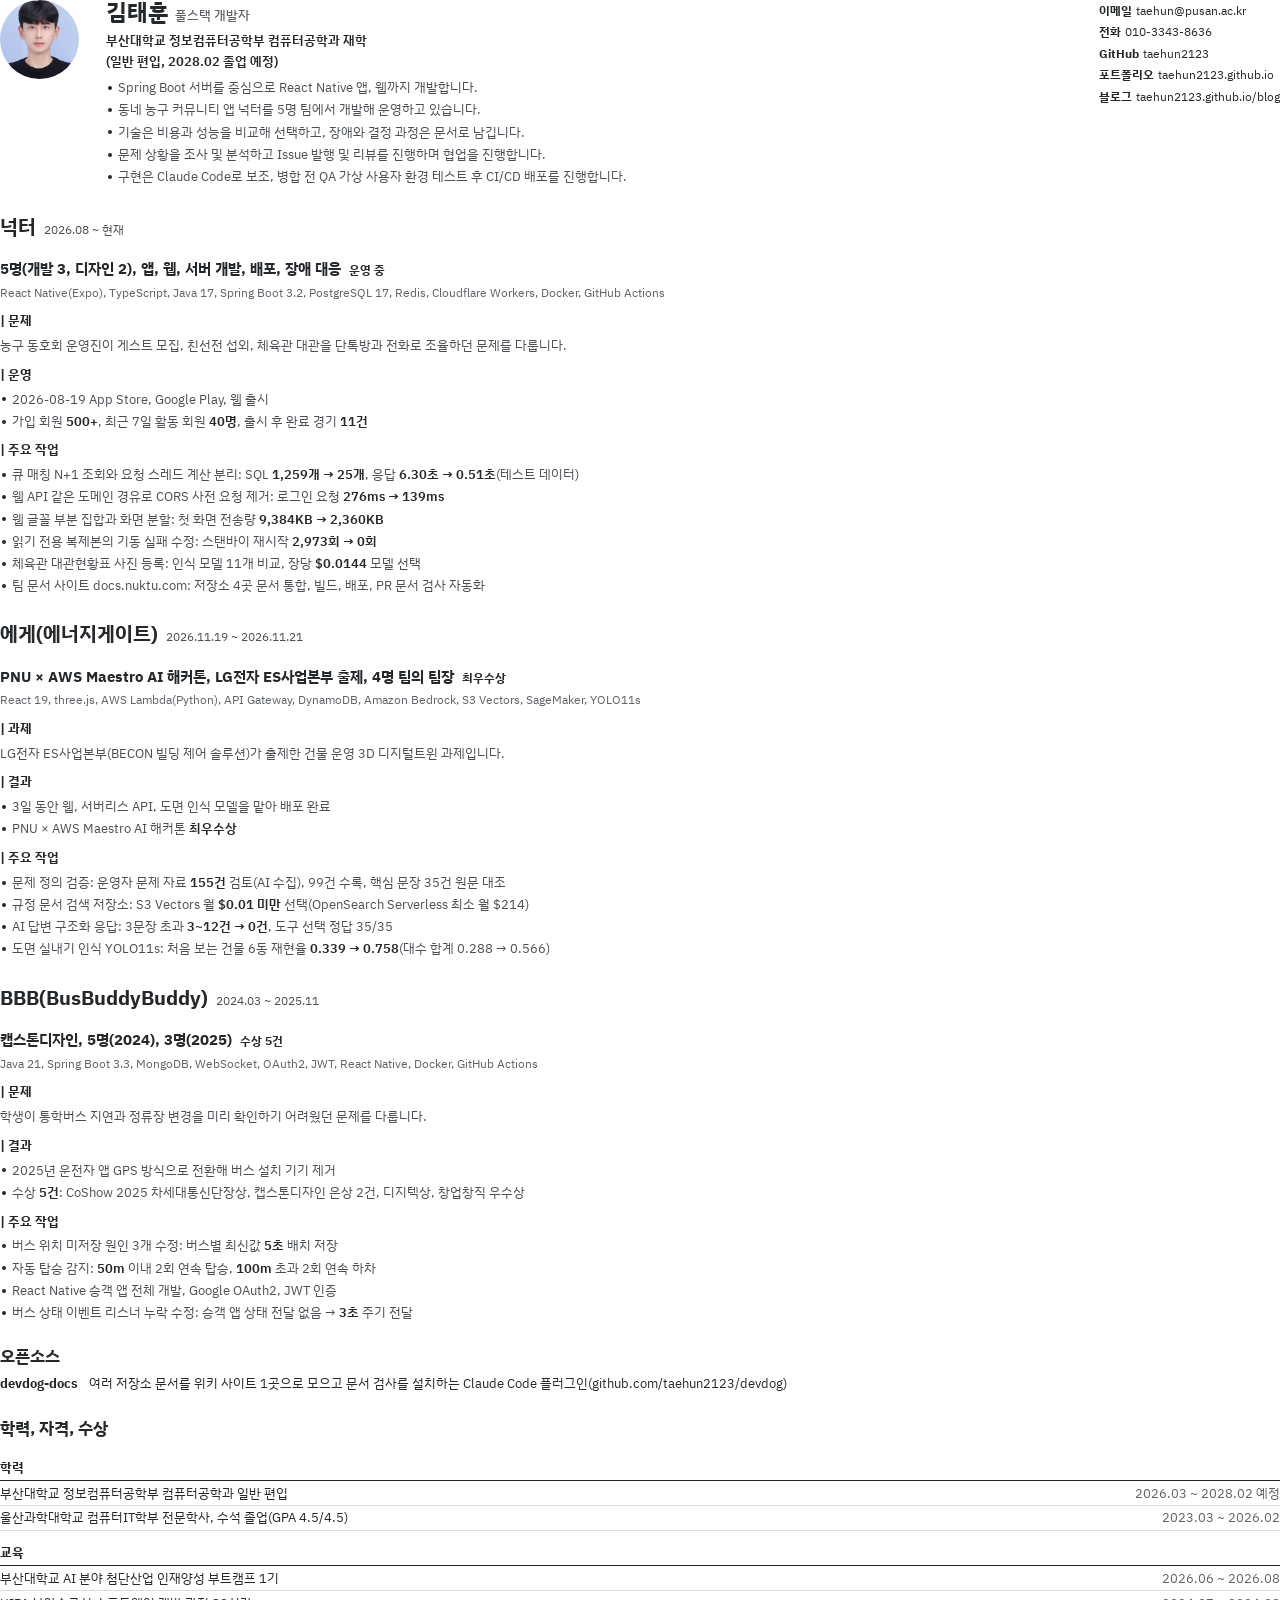
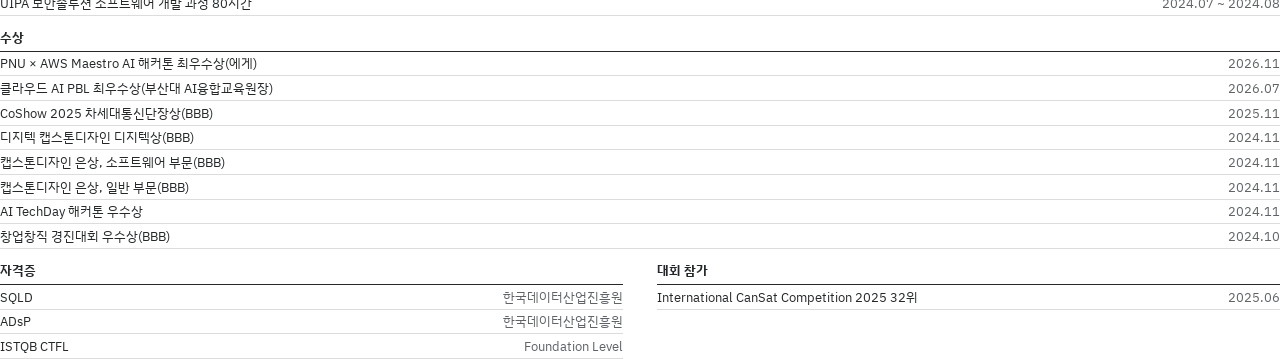
<file: _resume/resume.html>
<!doctype html>
<html lang="ko">
<head>
<meta charset="utf-8">
<title>김태훈 이력서</title>
<link rel="preconnect" href="https://fonts.googleapis.com">
<link rel="preconnect" href="https://fonts.gstatic.com" crossorigin>
<link href="https://fonts.googleapis.com/css2?family=IBM+Plex+Sans+KR:wght@300;400;500;600;700&display=block" rel="stylesheet">
<style>
/* 이력서 인쇄 규칙
 - 용지: A4 세로, 여백 13mm
 - 구성: 머리, 프로젝트(조직, 역할, 블록), 오픈소스, 학력, 수상, 자격증
 - 색: 잉크 본문, 회색 보조(대비 4.5:1 이상)
 - 글자: 본문 10pt, 보조 9pt 이상 */
@page { size: A4; margin: 13mm; }
:root { --ink: #25282b; --body: #4b4f53; --mute: #5f6368; --hair: #dcdcdc; --soft: #f2f2f2; }
* { box-sizing: border-box; }
body { margin: 0; font-family: "IBM Plex Sans KR", sans-serif; color: var(--ink); font-size: 10pt; line-height: 1.55; word-break: keep-all; -webkit-print-color-adjust: exact; print-color-adjust: exact; }
h1, h2, h3, h4, h5, p, ul { margin: 0; }
a { color: inherit; }
ul { list-style: none; padding-left: 0; }
ul > li { position: relative; padding-left: 12px; margin: 1.5px 0; }
ul > li::before { content: ""; position: absolute; left: 2px; top: 0.66em; width: 4px; height: 4px; border-radius: 50%; background: var(--ink); }
.rows > li::before, .oss > li::before { display: none; }
.rows > li, .oss > li { padding-left: 0; }
code { font-size: 0.92em; background: var(--soft); padding: 0 3px; border-radius: 2px; }

/* 머리 */
.head { display: grid; grid-template-columns: 21mm 1fr auto; gap: 7mm; align-items: start; }
.mark { width: 21mm; height: 21mm; border-radius: 50%; object-fit: cover; }
.name { font-size: 17pt; font-weight: 700; line-height: 1.1; }
.name span { font-size: 10pt; font-weight: 500; color: var(--mute); margin-left: 6px; }
.intro { margin-top: 6px; color: var(--body); }
.contact { font-size: 9.2pt; line-height: 1.75; white-space: nowrap; }
.contact b { font-weight: 700; margin-right: 4px; }
.contact a { text-decoration: none; }

/* 프로젝트: 조직 → 역할 → 블록 */
.org { margin-top: 6mm; display: flex; align-items: baseline; gap: 8px; break-after: avoid; }
.org h2 { font-size: 15pt; font-weight: 700; }
.period { font-size: 9pt; color: var(--body); font-variant-numeric: tabular-nums; }
.role { margin-top: 4mm; display: flex; align-items: baseline; gap: 8px; break-after: avoid; }
.role h3 { font-size: 11.5pt; font-weight: 700; }
.role .period { color: var(--ink); font-weight: 700; }
.edu { margin-top: 5px; font-weight: 600; }
.role-desc { margin-top: 3px; color: var(--body); }
.blk { margin-top: 2.4mm; break-inside: avoid-page; }
.blk p, .blk ul { color: var(--body); }
.blk ul .num { color: var(--ink); }
.intro-list { margin-top: 6px; color: var(--body); }
.role-desc + .stack { margin-top: 4px; }
.org ~ ul { margin-top: 3px; }
.oss { list-style: none; padding: 0; margin-top: 3mm; }
.oss li { margin: 2px 0; }
.oss b { margin-right: 8px; }
.blk h4 { font-size: 9.6pt; font-weight: 700; margin-bottom: 4px; }
.blk h4::before { content: "| "; }
.blk .desc { color: var(--body); }
.stack { margin: 3px 0 0; color: var(--mute); font-size: 9pt; }
.sub { margin-top: 4px; font-weight: 500; }
.num { font-weight: 600; }

/* 하단 구역 */
.sec { margin-top: 5.5mm; display: flex; align-items: baseline; gap: 8px; break-after: avoid; }
.sec h2 { font-size: 13pt; font-weight: 700; }
.sec span { color: var(--mute); }
.grid2 { margin-top: 4mm; }
.item h5 { font-size: 9pt; font-weight: 700; }
.item h5 .period { font-weight: 400; margin-left: 6px; }
.item p { color: var(--body); }
.cat { font-weight: 700; margin-bottom: 3px; }
.cat + .rows { border-top: 1px solid var(--ink); }
.rows { list-style: none; padding: 0; }
.rows li { display: grid; grid-template-columns: 1fr auto; gap: 8px; padding: 1.5px 0; margin: 0; border-bottom: 1px solid var(--hair); }
.rows li span { color: var(--mute); white-space: nowrap; }
.gap { margin-top: 3mm; }
.pair { display: grid; grid-template-columns: 1fr 1fr; gap: 0 9mm; }
</style>
</head>
<body>

<!-- 머리 -->
<div class="head">
  <img class="mark" src="../assets/img/profile.webp" alt="김태훈 프로필 사진">
  <div>
    <h1 class="name">김태훈<span>풀스택 개발자</span></h1>
    <p class="edu">부산대학교 정보컴퓨터공학부 컴퓨터공학과 재학<br>(일반 편입, 2028.02 졸업 예정)</p>
    <ul class="intro-list">
      <li>Spring Boot 서버를 중심으로 React Native 앱, 웹까지 개발합니다.</li>
      <li>동네 농구 커뮤니티 앱 넉터를 5명 팀에서 개발해 운영하고 있습니다.</li>
      <li>기술은 비용과 성능을 비교해 선택하고, 장애와 결정 과정은 문서로 남깁니다.</li>
      <li>문제 상황을 조사 및 분석하고 Issue 발행 및 리뷰를 진행하며 협업을 진행합니다.</li>
      <li>구현은 Claude Code로 보조, 병합 전 QA 가상 사용자 환경 테스트 후 CI/CD 배포를 진행합니다.</li>
    </ul>
  </div>
  <div class="contact">
    <div><b>이메일</b>taehun@pusan.ac.kr</div>
    <div><b>전화</b>010-3343-8636</div>
    <div><b>GitHub</b><a href="https://github.com/taehun2123">taehun2123</a></div>
    <div><b>포트폴리오</b><a href="https://taehun2123.github.io/">taehun2123.github.io</a></div>
    <div><b>블로그</b><a href="https://taehun2123.github.io/blog/">taehun2123.github.io/blog</a></div>
  </div>
</div>

<!-- 넉터 -->
<div class="org"><h2>넉터</h2><span class="period">2026.08 ~ 현재</span></div>
<div class="role"><h3>5명(개발 3, 디자인 2), 앱, 웹, 서버 개발, 배포, 장애 대응</h3><span class="period">운영 중</span></div>
<p class="stack">React Native(Expo), TypeScript, Java 17, Spring Boot 3.2, PostgreSQL 17, Redis, Cloudflare Workers, Docker, GitHub Actions</p>
<div class="blk"><h4>문제</h4>
  <p>농구 동호회 운영진이 게스트 모집, 친선전 섭외, 체육관 대관을 단톡방과 전화로 조율하던 문제를 다룹니다.</p>
</div>
<div class="blk"><h4>운영</h4>
  <ul>
    <li>2026-08-19 App Store, Google Play, 웹 출시</li>
    <li>가입 회원 <span class="num">500+</span>, 최근 7일 활동 회원 <span class="num">40명</span>, 출시 후 완료 경기 <span class="num">11건</span></li>
  </ul>
</div>
<div class="blk"><h4>주요 작업</h4>
  <ul>
    <li>큐 매칭 N+1 조회와 요청 스레드 계산 분리: SQL <span class="num">1,259개 → 25개</span>, 응답 <span class="num">6.30초 → 0.51초</span>(테스트 데이터)</li>
    <li>웹 API 같은 도메인 경유로 CORS 사전 요청 제거: 로그인 요청 <span class="num">276ms → 139ms</span></li>
    <li>웹 글꼴 부분 집합과 화면 분할: 첫 화면 전송량 <span class="num">9,384KB → 2,360KB</span></li>
    <li>읽기 전용 복제본의 기동 실패 수정: 스탠바이 재시작 <span class="num">2,973회 → 0회</span></li>
    <li>체육관 대관현황표 사진 등록: 인식 모델 11개 비교, 장당 <span class="num">$0.0144</span> 모델 선택</li>
    <li>팀 문서 사이트 docs.nuktu.com: 저장소 4곳 문서 통합, 빌드, 배포, PR 문서 검사 자동화</li>
  </ul>
</div>

<!-- 에게 -->
<div class="org"><h2>에게(에너지게이트)</h2><span class="period">2026.11.19 ~ 2026.11.21</span></div>
<div class="role"><h3>PNU × AWS Maestro AI 해커톤, LG전자 ES사업본부 출제, 4명 팀의 팀장</h3><span class="period">최우수상</span></div>
<p class="stack">React 19, three.js, AWS Lambda(Python), API Gateway, DynamoDB, Amazon Bedrock, S3 Vectors, SageMaker, YOLO11s</p>
<div class="blk"><h4>과제</h4>
  <p>LG전자 ES사업본부(BECON 빌딩 제어 솔루션)가 출제한 건물 운영 3D 디지털트윈 과제입니다.</p>
</div>
<div class="blk"><h4>결과</h4>
  <ul>
    <li>3일 동안 웹, 서버리스 API, 도면 인식 모델을 맡아 배포 완료</li>
    <li>PNU × AWS Maestro AI 해커톤 <span class="num">최우수상</span></li>
  </ul>
</div>
<div class="blk"><h4>주요 작업</h4>
  <ul>
    <li>문제 정의 검증: 운영자 문제 자료 <span class="num">155건</span> 검토(AI 수집), 99건 수록, 핵심 문장 35건 원문 대조</li>
    <li>규정 문서 검색 저장소: S3 Vectors 월 <span class="num">$0.01 미만</span> 선택(OpenSearch Serverless 최소 월 $214)</li>
    <li>AI 답변 구조화 응답: 3문장 초과 <span class="num">3~12건 → 0건</span>, 도구 선택 정답 35/35</li>
    <li>도면 실내기 인식 YOLO11s: 처음 보는 건물 6동 재현율 <span class="num">0.339 → 0.758</span>(대수 합계 0.288 → 0.566)</li>
  </ul>
</div>

<!-- BBB -->
<div class="org"><h2>BBB(BusBuddyBuddy)</h2><span class="period">2024.03 ~ 2025.11</span></div>
<div class="role"><h3>캡스톤디자인, 5명(2024), 3명(2025)</h3><span class="period">수상 5건</span></div>
<p class="stack">Java 21, Spring Boot 3.3, MongoDB, WebSocket, OAuth2, JWT, React Native, Docker, GitHub Actions</p>
<div class="blk"><h4>문제</h4>
  <p>학생이 통학버스 지연과 정류장 변경을 미리 확인하기 어려웠던 문제를 다룹니다.</p>
</div>
<div class="blk"><h4>결과</h4>
  <ul>
    <li>2025년 운전자 앱 GPS 방식으로 전환해 버스 설치 기기 제거</li>
    <li>수상 <span class="num">5건</span>: CoShow 2025 차세대통신단장상, 캡스톤디자인 은상 2건, 디지텍상, 창업창직 우수상</li>
  </ul>
</div>
<div class="blk"><h4>주요 작업</h4>
  <ul>
    <li>버스 위치 미저장 원인 3개 수정: 버스별 최신값 <span class="num">5초</span> 배치 저장</li>
    <li>자동 탑승 감지: <span class="num">50m</span> 이내 2회 연속 탑승, <span class="num">100m</span> 초과 2회 연속 하차</li>
    <li>React Native 승객 앱 전체 개발, Google OAuth2, JWT 인증</li>
    <li>버스 상태 이벤트 리스너 누락 수정: 승객 앱 상태 전달 없음 → <span class="num">3초</span> 주기 전달</li>
  </ul>
</div>

<!-- 오픈소스 -->
<div class="sec"><h2>오픈소스</h2></div>
<ul class="oss">
  <li><b>devdog-docs</b> 여러 저장소 문서를 위키 사이트 1곳으로 모으고 문서 검사를 설치하는 Claude Code 플러그인(github.com/taehun2123/devdog)</li>
</ul>

<!-- 학력, 수상, 자격증 -->
<div class="sec"><h2>학력, 자격, 수상</h2></div>
<div class="grid2">
  <div>
    <p class="cat">학력</p>
    <ul class="rows">
      <li>부산대학교 정보컴퓨터공학부 컴퓨터공학과 일반 편입<span>2026.03 ~ 2028.02 예정</span></li>
      <li>울산과학대학교 컴퓨터IT학부 전문학사, 수석 졸업(GPA 4.5/4.5)<span>2023.03 ~ 2026.02</span></li>
    </ul>
    <p class="cat gap">교육</p>
    <ul class="rows">
      <li>부산대학교 AI 분야 첨단산업 인재양성 부트캠프 1기<span>2026.06 ~ 2026.08</span></li>
      <li>UIPA 보안솔루션 소프트웨어 개발 과정 80시간<span>2024.07 ~ 2024.08</span></li>
    </ul>

    <p class="cat gap">수상</p>
    <ul class="rows">
      <li>PNU × AWS Maestro AI 해커톤 최우수상(에게)<span>2026.11</span></li>
      <li>클라우드 AI PBL 최우수상(부산대 AI융합교육원장)<span>2026.07</span></li>
      <li>CoShow 2025 차세대통신단장상(BBB)<span>2025.11</span></li>
      <li>디지텍 캡스톤디자인 디지텍상(BBB)<span>2024.11</span></li>
      <li>캡스톤디자인 은상, 소프트웨어 부문(BBB)<span>2024.11</span></li>
      <li>캡스톤디자인 은상, 일반 부문(BBB)<span>2024.11</span></li>
      <li>AI TechDay 해커톤 우수상<span>2024.11</span></li>
      <li>창업창직 경진대회 우수상(BBB)<span>2024.10</span></li>
    </ul>
    <div class="pair">
      <div>
    <p class="cat gap">자격증</p>
    <ul class="rows">
      <li>SQLD<span>한국데이터산업진흥원</span></li>
      <li>ADsP<span>한국데이터산업진흥원</span></li>
      <li>ISTQB CTFL<span>Foundation Level</span></li>
    </ul>
      </div>
      <div>
    <p class="cat gap">대회 참가</p>
    <ul class="rows">
      <li>International CanSat Competition 2025 32위<span>2025.06</span></li>
    </ul>
      </div>
    </div>
  </div>
</div>

</body>
</html>
</file>
<file: assets/site.css>
/* 디자인 토큰
 - 색: 흰 바탕, 강조색 #0070CC(흰 바탕 대비 5.0:1), 보조색 딥 블루 #004886, 잉크, 회색 3단계, 얇은 선
 - 글꼴: IBM Plex Sans KR 1종
 - 모서리: 버튼 8px, 상자 12px
 - 간격: 4px 단위 */
:root {
  --ink: #171717;
  --accent: #0070cc;
  --accent-hover: #004886;
  --accent-2: #004886;
  --accent-soft: #e8f2fb;
  --body: #525252;
  --mute: #6b6b6b;
  --line: #ececec;
  --line-strong: #d4d4d4;
  --soft: #f5f5f5;
  --canvas: #ffffff;
  --gutter: 32px;
  --max: 1080px;
  --font: "IBM Plex Sans KR", system-ui, -apple-system, "Apple SD Gothic Neo", sans-serif;
}

*, *::before, *::after { box-sizing: border-box; }
html { scroll-behavior: smooth; scroll-padding-top: 76px; -webkit-text-size-adjust: 100%; }
body { margin: 0; background: var(--canvas); color: var(--ink); font-family: var(--font); font-size: 16px; line-height: 1.75; word-break: keep-all; overflow-wrap: break-word; }
img, video { display: block; max-width: 100%; }
a { color: inherit; }
h1, h2, h3, h4, p, ul, dl, dd, figure, table { margin: 0; }
ul { padding-left: 1.1em; }
strong, b { font-weight: 700; }
code { font-size: 0.88em; background: var(--soft); padding: 1px 6px; border-radius: 4px; white-space: nowrap; -webkit-box-decoration-break: clone; box-decoration-break: clone; }
.wrap { max-width: var(--max); margin: 0 auto; padding: 0 var(--gutter); }

/* 상단 바 */
.nav { position: sticky; top: 0; z-index: 10; background: #ffffff; border-bottom: 1px solid var(--line); }
.nav .wrap { display: flex; align-items: center; gap: 28px; height: 60px; }
.logo { display: inline-flex; align-items: center; }
.logo img { height: 30px; width: auto; }
.nav-links { display: flex; gap: 24px; margin-left: auto; font-size: 14px; }
.nav-links a { text-decoration: none; color: var(--body); }
.nav-links a:hover { color: var(--accent); }
.nav-links a.active { color: var(--accent); font-weight: 600; box-shadow: inset 0 -2px 0 var(--accent); padding-bottom: 4px; }

/* 버튼
 - 주 버튼: 잉크 채움
 - 보조 버튼: 얇은 테두리 */
.pill { display: inline-flex; align-items: center; gap: 8px; min-height: 44px; padding: 10px 18px; border-radius: 8px; border: 1px solid var(--line-strong); font-size: 14px; font-weight: 600; line-height: 1.3; text-decoration: none; white-space: nowrap; background: var(--canvas); color: var(--ink); }
.pill svg { width: 16px; height: 16px; flex: none; }
.pill:hover { border-color: var(--accent); color: var(--accent); }
.pill-primary { background: var(--accent); border-color: var(--accent); color: #fff; }
.pill-primary:hover { background: var(--accent-hover); border-color: var(--accent-hover); color: #fff; }
.pill-sm { min-height: 36px; padding: 6px 14px; font-size: 13px; }
.pill-row { display: flex; flex-wrap: wrap; gap: 10px; }

/* 첫 화면 */
.hero { padding: 88px 0 88px; }
/* 사진 카드: 본문과 폭 1:2, 원본과 같은 1:1 비율 고정(잘림 없음), 본문 높이 기준 가운데 정렬 */
.hero-grid { display: grid; grid-template-columns: minmax(0, 1fr) minmax(0, 2fr); gap: 48px; align-items: center; }
.hero-photo { aspect-ratio: 1 / 1; border-radius: 16px; overflow: hidden; border: 1px solid var(--line); background: var(--soft); }
.hero-photo img { width: 100%; height: 100%; object-fit: contain; }
.hero-title { font-size: clamp(28px, 3.6vw, 42px); font-weight: 700; line-height: 1.28; letter-spacing: -0.025em; }
.hero-title .accent { color: var(--accent); }
.hero-facts { display: grid; grid-template-columns: repeat(3, minmax(0, 1fr)); gap: 24px; margin-top: 32px; padding-top: 20px; border-top: 1px solid var(--line); }
.hero-facts dt { font-size: 12px; font-weight: 600; color: var(--mute); }
.hero-facts dd { margin-top: 4px; font-size: 15px; line-height: 1.6; }
.hero-facts a { text-decoration: none; }
.hero-facts a:hover { text-decoration: underline; color: var(--accent); }
.hero .pill-row { margin-top: 32px; }

/* 구역 */
.section { padding: 0 0 96px; }
.h-section { font-size: 28px; font-weight: 700; line-height: 1.3; letter-spacing: -0.01em; padding-top: 72px; border-top: 1px solid var(--line); margin-bottom: 36px; }
.h-sub { font-size: 18px; font-weight: 700; line-height: 1.4; margin-bottom: 18px; }
.h-card { font-size: 17px; font-weight: 700; line-height: 1.45; }
.block + .block { margin-top: 64px; }

/* 핵심 수치 */
.kpis { display: grid; grid-template-columns: repeat(4, minmax(0, 1fr)); gap: 24px; }
.kpi { border-top: 2px solid var(--accent); padding-top: 16px; }
.kpi-value { color: var(--accent); font-size: clamp(30px, 3.4vw, 40px); font-weight: 700; line-height: 1.1; letter-spacing: -0.02em; font-variant-numeric: tabular-nums; }
.kpi-value small { font-size: 0.45em; font-weight: 500; margin-left: 3px; letter-spacing: 0; color: var(--body); }
.kpi-label { margin-top: 8px; font-size: 14px; color: var(--body); line-height: 1.5; }
.kpi-note { margin-top: 2px; font-size: 12px; color: var(--mute); line-height: 1.5; }
.kpis.two { grid-template-columns: repeat(2, minmax(0, 1fr)); gap: 20px 24px; }
.kpis.three { grid-template-columns: repeat(3, minmax(0, 1fr)); gap: 20px 24px; }

/* 표 */
.table { width: 100%; border-collapse: collapse; font-size: 14px; line-height: 1.6; }
.table th { text-align: left; font-size: 12px; font-weight: 600; color: var(--mute); padding: 0 14px 10px 0; border-bottom: 1px solid var(--line-strong); white-space: nowrap; }
.table td { padding: 14px 14px 14px 0; border-bottom: 1px solid var(--line); vertical-align: top; }
.table td:first-child { font-weight: 700; white-space: nowrap; }
.table .num { font-variant-numeric: tabular-nums; }
.summary-table a { text-decoration: none; color: var(--accent); }
.summary-table a:hover { text-decoration: underline; }

/* 업무 방식 상자 */
.approach { display: grid; grid-template-columns: repeat(2, minmax(0, 1fr)); gap: 16px; }
.approach-card { border: 1px solid var(--line); border-radius: 12px; padding: 28px; }
.approach-lead { margin-top: 8px; font-size: 14px; color: var(--body); line-height: 1.7; }
.evidence { list-style: none; padding: 0; margin-top: 16px; }
.evidence li { display: grid; grid-template-columns: auto minmax(0, 1fr); column-gap: 10px; align-items: baseline; padding: 12px 0; border-top: 1px solid var(--line); font-size: 14px; line-height: 1.7; }
.evidence b { white-space: nowrap; }
.evidence a { font-weight: 600; color: var(--accent); }
.evidence .chip { justify-self: start; }

/* 칩 */
.chip { display: inline-block; padding: 2px 9px; border-radius: 6px; background: var(--soft); color: var(--body); font-size: 12px; font-weight: 500; line-height: 1.6; }
.stack { display: grid; grid-template-columns: 96px minmax(0, 1fr); gap: 10px 20px; align-items: start; }
.stack dt { font-size: 13px; font-weight: 600; color: var(--body); padding-top: 2px; }
.stack dd { display: flex; flex-wrap: wrap; gap: 6px; }

/* 프로젝트 머리 */
.project-head { padding: 0 0 64px; }
.project-head > .wrap { padding-top: 72px; background: linear-gradient(var(--line), var(--line)) no-repeat var(--gutter) 0 / calc(100% - 2 * var(--gutter)) 1px; }
.project-title { display: flex; align-items: center; gap: 14px; font-size: 32px; font-weight: 700; line-height: 1.2; letter-spacing: -0.02em; }
.p-icon { width: 44px; height: 44px; border-radius: 11px; border: 1px solid var(--line); object-fit: cover; flex: none; }
.project-meta { display: grid; grid-template-columns: repeat(auto-fit, minmax(140px, 1fr)); gap: 16px; margin-top: 28px; }
.project-meta dt { font-size: 12px; font-weight: 600; color: var(--mute); }
.project-meta dd { margin-top: 2px; font-size: 14px; line-height: 1.55; }
.project-intro { display: grid; grid-template-columns: minmax(0, 1.25fr) minmax(0, 1fr); gap: 44px; margin-top: 44px; align-items: start; }
.project-intro.portrait { grid-template-columns: minmax(0, 300px) minmax(0, 1fr); }
.video-frame { border-radius: 12px; overflow: hidden; background: #000; border: 1px solid var(--line); }
.video-frame video { width: 100%; height: auto; aspect-ratio: 16 / 9; }
.video-frame.portrait video { aspect-ratio: 9 / 21.4; object-fit: contain; object-position: top; }
.video-cap { margin-top: 10px; font-size: 13px; color: var(--mute); line-height: 1.6; }
.intro-block + .intro-block { margin-top: 28px; padding-top: 24px; border-top: 1px solid var(--line); }
.intro-label { font-size: 14px; font-weight: 700; color: var(--ink); margin-bottom: 10px; }
.lead { font-size: 15px; line-height: 1.8; color: var(--body); }
.lead p + p { margin-top: 10px; }

/* 기여도 막대 */
.contrib { display: grid; grid-template-columns: minmax(0, 1fr) minmax(0, 1fr); gap: 48px; }
.meters { list-style: none; padding: 0; }
.meter { display: grid; grid-template-columns: 130px minmax(0, 1fr) 120px; gap: 14px; align-items: center; padding: 11px 0; border-bottom: 1px solid var(--line); }
.meter-name { font-size: 14px; font-weight: 600; }
.meter-track, .meter-fill { display: block; }
.meter-track { height: 6px; border-radius: 3px; background: #efefef; overflow: hidden; }
.meter-fill { height: 100%; border-radius: 3px; background: var(--accent); }
.meter-fig { font-size: 14px; text-align: right; font-variant-numeric: tabular-nums; }
.meter-fig b { color: var(--accent); }
.meter-fig span { display: block; font-size: 12px; color: var(--mute); line-height: 1.3; }
.meter-note { margin-top: 12px; font-size: 13px; color: var(--mute); line-height: 1.6; }
.did { list-style: none; padding: 0; }
.did li { position: relative; padding: 10px 0 10px 16px; border-bottom: 1px solid var(--line); font-size: 14px; line-height: 1.7; }
.did li::before { content: ""; position: absolute; left: 2px; top: 20px; width: 5px; height: 5px; border-radius: 50%; background: var(--accent); }

/* 트러블슈팅 상자 */
.cases { display: grid; gap: 16px; }
.case { border: 1px solid var(--line); border-radius: 12px; padding: 28px; display: grid; grid-template-columns: minmax(0, 320px) minmax(0, 1fr); gap: 36px; }
.case-side { position: sticky; top: 84px; align-self: start; }
.case-no { display: inline-flex; align-items: center; justify-content: center; width: 26px; height: 26px; border-radius: 7px; background: var(--accent-soft); color: var(--accent-2); font-size: 13px; font-weight: 700; margin-bottom: 12px; }
.case-side .h-card { margin-bottom: 12px; }
.case-tags { display: flex; flex-wrap: wrap; gap: 6px; }
.case-result { margin-top: 20px; }
.case-result table { width: 100%; border-collapse: collapse; font-size: 13px; line-height: 1.45; table-layout: fixed; }
.case-result th:nth-child(1) { width: 42%; }
.case-result th:nth-child(2) { width: 26%; }
.case-result th { text-align: left; font-weight: 600; font-size: 12px; color: var(--mute); padding: 0 6px 6px 0; border-bottom: 1px solid var(--line-strong); }
.case-result td { padding: 7px 6px 7px 0; border-bottom: 1px solid var(--line); vertical-align: top; font-variant-numeric: tabular-nums; }
.case-result td.after { font-weight: 700; color: var(--accent); }
.case-body { display: grid; grid-template-columns: 84px minmax(0, 1fr); }
.case-body dt { font-size: 13px; font-weight: 700; padding: 12px 0; border-top: 1px solid var(--line); }
.case-body dd { font-size: 14px; line-height: 1.75; color: var(--body); padding: 12px 0; border-top: 1px solid var(--line); }
.case-body dt:first-of-type, .case-body dt:first-of-type + dd { border-top: 0; padding-top: 0; }

/* 이력 */
.resume-grid { display: grid; grid-template-columns: repeat(2, minmax(0, 1fr)); gap: 48px; }
.h-sub.h-gap { margin-top: 40px; }
.awards { display: grid; grid-template-columns: repeat(2, minmax(0, 1fr)); column-gap: 48px; }
.awards li { font-weight: 600; }
.awards li span { font-weight: 400; }
.arch { margin: 0; }
.arch svg { display: block; width: 100%; height: auto; }
.arch .arch-tall { display: none; }
.arch-img { overflow-x: auto; }
.arch-img img { width: 100%; height: auto; border: 1px solid var(--line); border-radius: 12px; }
.project-links { margin-top: 36px; padding-top: 24px; border-top: 1px solid var(--line); display: grid; grid-template-columns: 120px minmax(0, 1fr); gap: 8px 24px; align-items: start; }
.project-links .intro-label { margin: 8px 0 0; }
.project-links .video-cap { grid-column: 2; margin-top: 0; }
.list-rows { list-style: none; padding: 0; }
.list-rows li { padding: 12px 0; border-bottom: 1px solid var(--line); font-size: 14px; line-height: 1.6; }
.list-rows li span { display: block; font-size: 12px; color: var(--mute); }

/* 연락처 */
.footer { padding: 0 0 48px; }
.contact-box { display: flex; justify-content: space-between; align-items: center; gap: 32px; border: 1px solid var(--line); border-radius: 16px; padding: 40px; }
.contact-title { font-size: 20px; font-weight: 700; line-height: 1.5; }
.contact-list { display: flex; flex-wrap: wrap; gap: 8px 28px; margin-top: 16px; }
.contact-list dt { font-size: 12px; font-weight: 600; color: var(--mute); }
.contact-list dd { font-size: 14px; }
.contact-list a { text-decoration: none; }
.contact-list a:hover { text-decoration: underline; color: var(--accent); }
.contact-actions { display: flex; flex-direction: column; gap: 8px; min-width: 220px; }
.contact-actions .pill { justify-content: center; }
.footer-base { margin-top: 56px; text-align: center; font-size: 12px; color: var(--mute); }

:focus-visible { outline: 2px solid var(--accent); outline-offset: 3px; }
.num b, td.after { color: var(--accent); }
::selection { background: var(--accent-soft); }

/* 반응형
 - 1024px 미만: 2열, 상단 링크는 헤더 아래 가로 스크롤 줄, 요약 표는 줄마다 블록
 - 720px 미만: 1열, 간격 16px */
@media (max-width: 1023px) {
  .hero-grid { gap: 32px; }
  html { scroll-padding-top: 104px; }
  .nav .wrap { flex-wrap: wrap; height: auto; row-gap: 0; padding-top: 10px; }
  .nav .pill { margin-left: auto; }
  .nav-links { order: 3; width: 100%; margin-left: 0; gap: 20px; overflow-x: auto; white-space: nowrap; padding: 10px 0 8px; scrollbar-width: none; }
  .nav-links::-webkit-scrollbar { display: none; }
  .nav-links a.active { box-shadow: inset 0 -2px 0 var(--accent); }
  .case-side { position: static; }
  .awards { grid-template-columns: minmax(0, 1fr); }
  .project-meta { grid-template-columns: repeat(3, minmax(0, 1fr)); }
  .project-intro, .project-intro.portrait, .contrib { grid-template-columns: minmax(0, 1fr); }
  .project-intro.portrait .video-frame { max-width: 300px; margin-inline: auto; }
  .kpis { grid-template-columns: repeat(2, minmax(0, 1fr)); }
  .case { grid-template-columns: minmax(0, 1fr); gap: 20px; }
  .resume-grid, .approach { grid-template-columns: minmax(0, 1fr); }
  .resume-grid { gap: 32px; }
  .contact-box { flex-direction: column; align-items: flex-start; }
  .contact-actions { width: 100%; }
  .summary-table thead { display: none; }
  .summary-table, .summary-table tbody, .summary-table tr, .summary-table td { display: block; width: 100%; }
  .summary-table tr { padding: 14px 0; border-bottom: 1px solid var(--line); }
  .summary-table td, .summary-table td.num, .summary-table td:first-child { border: 0; padding: 2px 0; white-space: normal; }
  .summary-table td[data-label] { display: grid; grid-template-columns: 60px minmax(0, 1fr); }
  .summary-table td[data-label]::before { content: attr(data-label); font-size: 12px; font-weight: 600; color: var(--mute); }
  .summary-table tr:last-child { border-bottom: 0; }
  .summary-table td:first-child { font-size: 17px; margin-bottom: 4px; }
}
@media (max-width: 719px) {
  :root { --gutter: 16px; }
  .hero { padding: 72px 0 64px; }
  .hero-grid { grid-template-columns: minmax(0, 1fr); gap: 24px; }
  .hero-photo { width: 144px; }
  .hero-facts { grid-template-columns: minmax(0, 1fr); gap: 14px; }
  .project-meta { grid-template-columns: repeat(2, minmax(0, 1fr)); gap: 14px 16px; }
  .hero .pill-row { display: grid; grid-template-columns: repeat(2, minmax(0, 1fr)); gap: 8px; }
  .hero .pill-row .pill { justify-content: center; padding: 10px 12px; }
  .arch .arch-wide { display: none; }
  .arch .arch-tall { display: block; max-width: 420px; margin: 0 auto; }
  .resume-grid { grid-template-columns: minmax(0, 1fr); }
  .section { padding-bottom: 64px; }
  .h-section, .project-head > .wrap { padding-top: 52px; }
  .project-title { font-size: 26px; }
  .case { padding: 16px; }
  .approach-card { padding: 20px; }
  .case-body { grid-template-columns: minmax(0, 1fr); }
  .case-body dt { padding-bottom: 2px; }
  .case-body dd { border-top: 0; padding-top: 0; }
  .meter { grid-template-columns: minmax(0, 1fr) 120px; }
  .meter-track { grid-column: 1 / -1; grid-row: 2; }
  .stack { grid-template-columns: minmax(0, 1fr); gap: 6px; }
  .stack dd { margin-bottom: 10px; }
  .pill { white-space: normal; }
  .contact-box { padding: 24px; }
  .arch-img img { width: 860px; max-width: none; }
  .project-links { grid-template-columns: minmax(0, 1fr); }
  .project-links .intro-label { margin: 0; }
  .project-links .video-cap { grid-column: 1; }
}

/* 움직임
 - 등장: 24px 아래에서 위로 0.62초(넉터 마케팅 sequence-copy-rise 곡선), 형제 요소 60ms 간격
 - 타이핑: 글자 칸을 먼저 잡고 투명도만 전환. 쓰기와 지우기를 반복하고, 커서는 멈춘 동안에만 깜빡임
 - 커서: 절대 위치로 줄바꿈 계산에서 제외. 인라인 블록이면 커서 위치마다 줄바꿈이 바뀌어 320px 폭에서 제목이 3줄과 4줄을 반복함(CLS 0.176)
 - 숫자: 고정폭 숫자, 최종 폭을 스크립트가 min-width로 고정
 - html[data-motion]은 머리 스크립트가 설정. 동작 줄이기 설정이나 JS 미동작이면 효과 없음 */
html[data-motion] [data-reveal] { transition: opacity .62s cubic-bezier(.2, .78, .2, 1), transform .62s cubic-bezier(.2, .78, .2, 1); transition-delay: calc(var(--i, 0) * 60ms); }
html[data-motion] [data-reveal]:not([data-revealed]) { opacity: 0; transform: translateY(24px); }
html[data-typing] .hero-title { visibility: hidden; }
.tw-char { opacity: 0; }
.tw-char.on { opacity: 1; }
.tw-caret { position: absolute; width: 0; height: 0.95em; margin-top: 0.17em; border-left: 3px solid var(--accent); }
.tw-caret.idle { animation: tw-blink 1s steps(1) infinite; }
@keyframes tw-blink { 50% { opacity: 0; } }
.count { display: inline-block; font-variant-numeric: tabular-nums; }

@media print {
  html[data-motion] [data-reveal] { opacity: 1 !important; transform: none !important; }
  .tw-char { opacity: 1 !important; }
  .tw-caret { display: none; }
  .nav { display: none; }
  video { display: none; }
}
</file>
